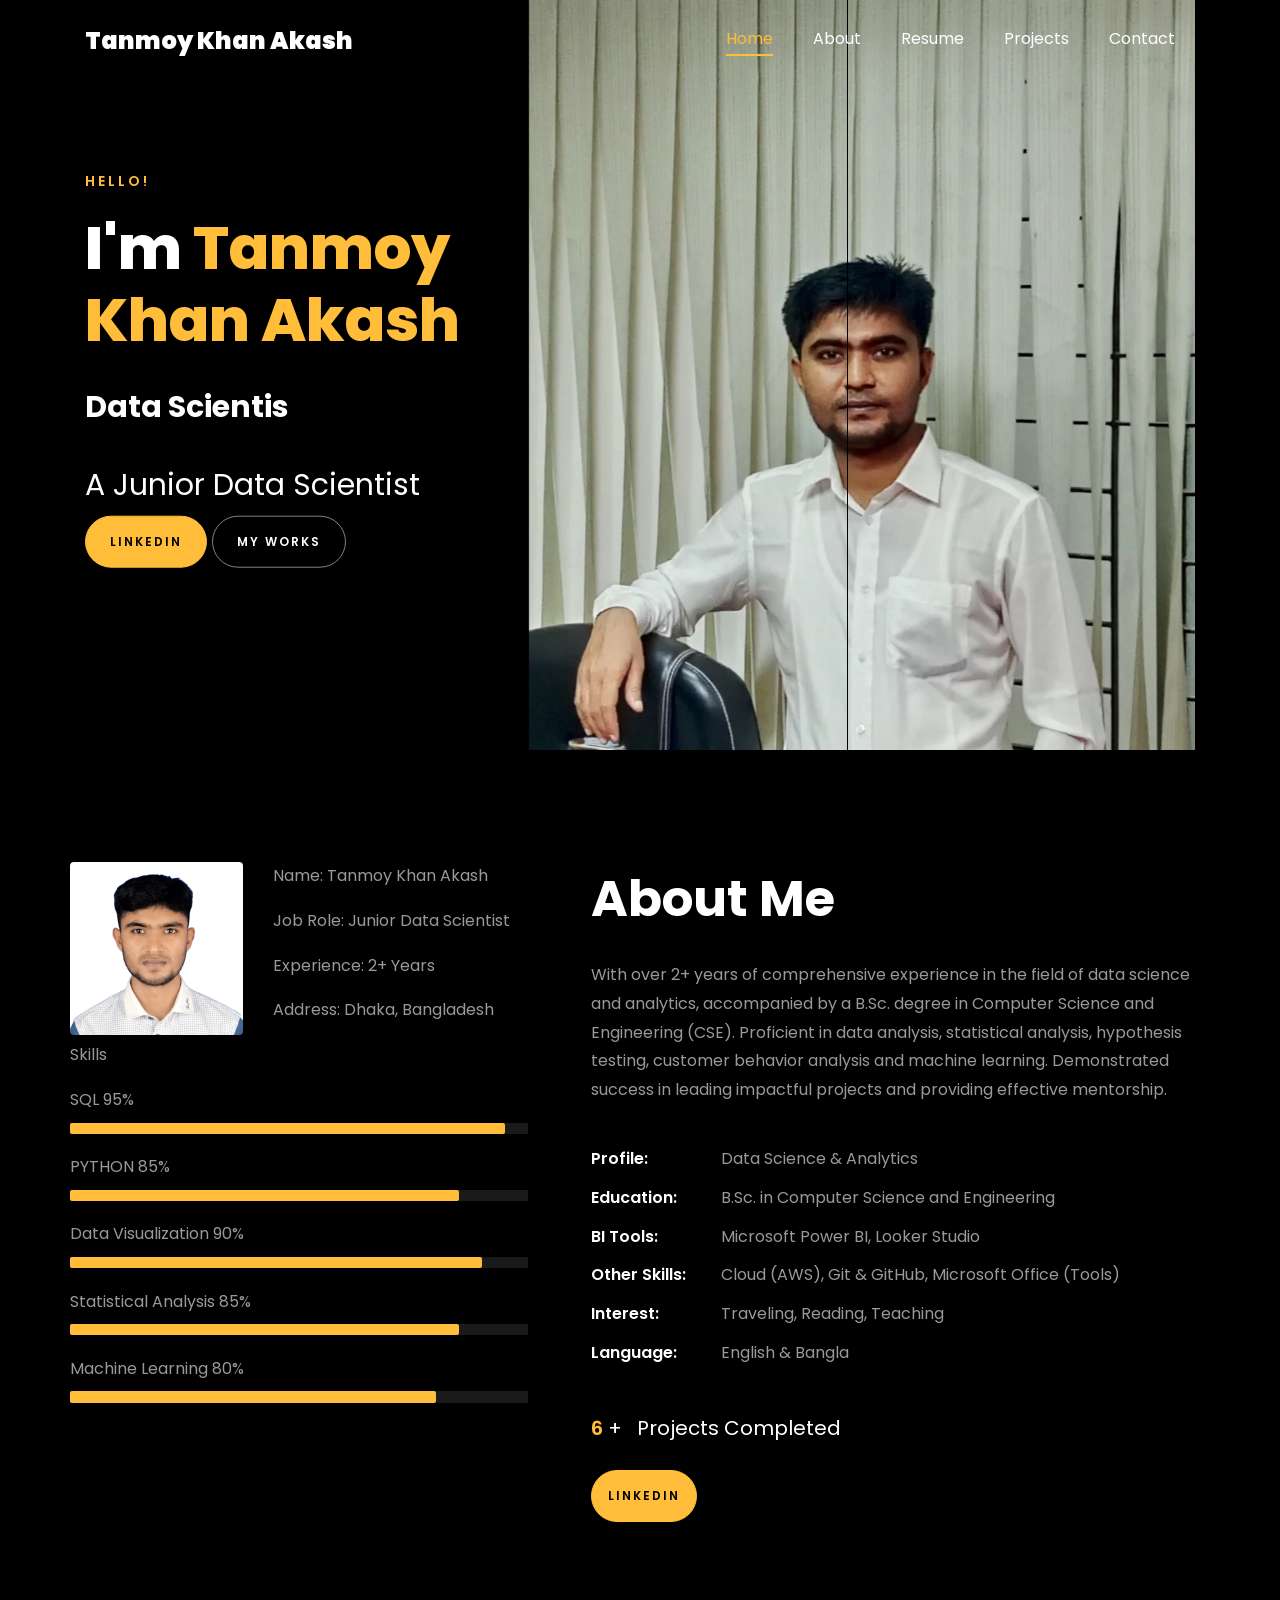
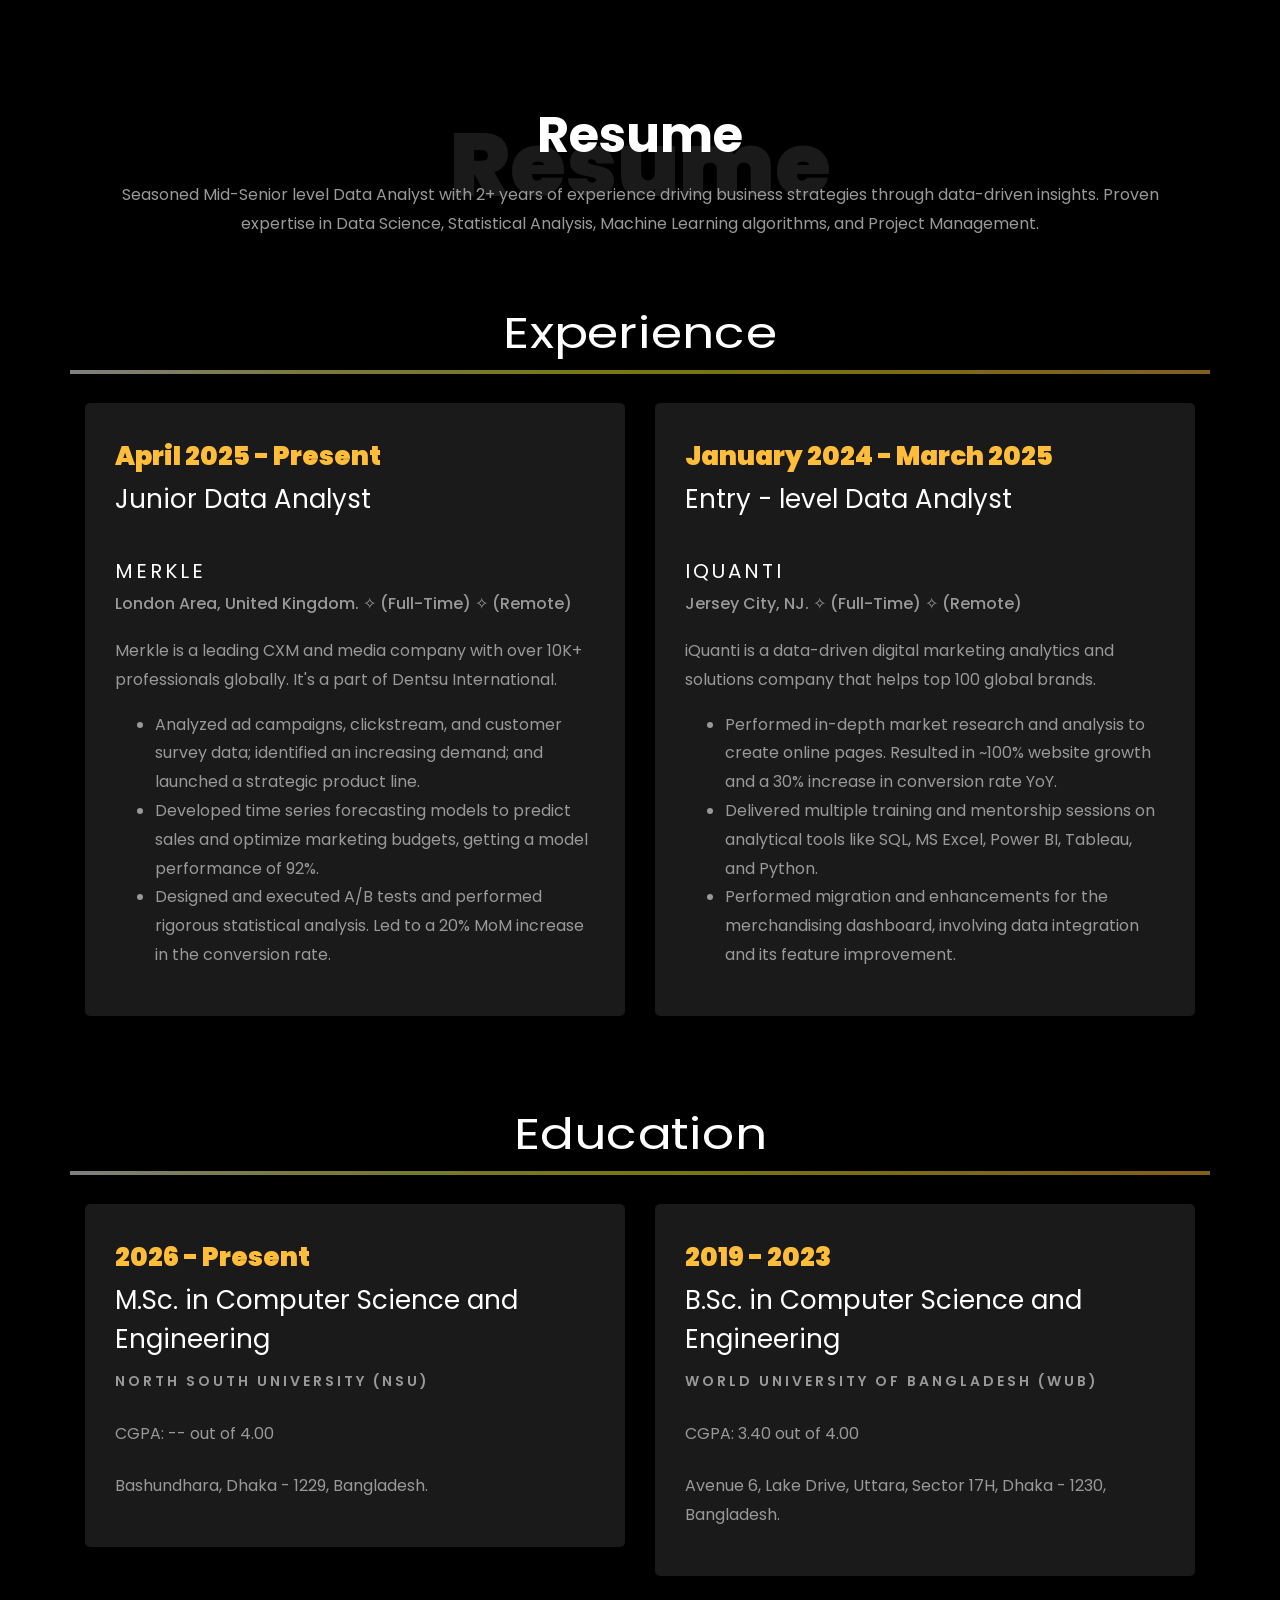
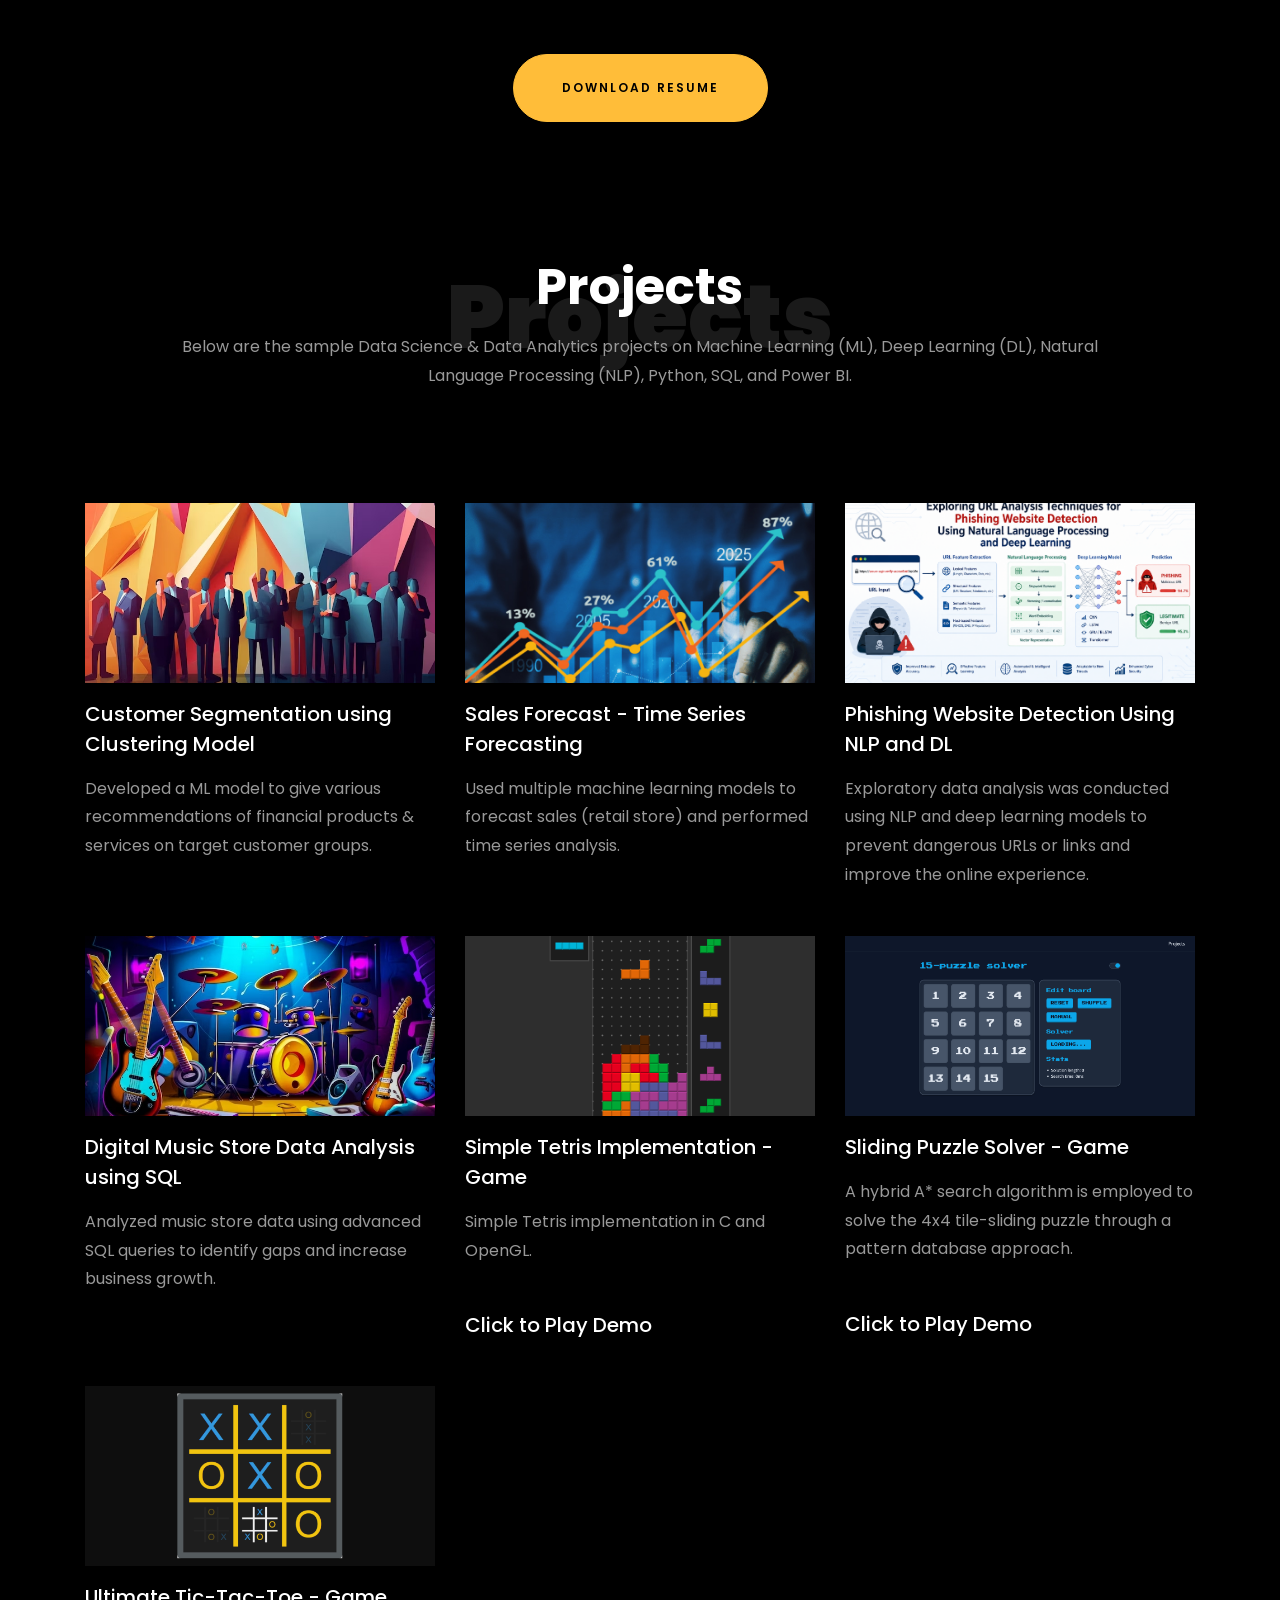
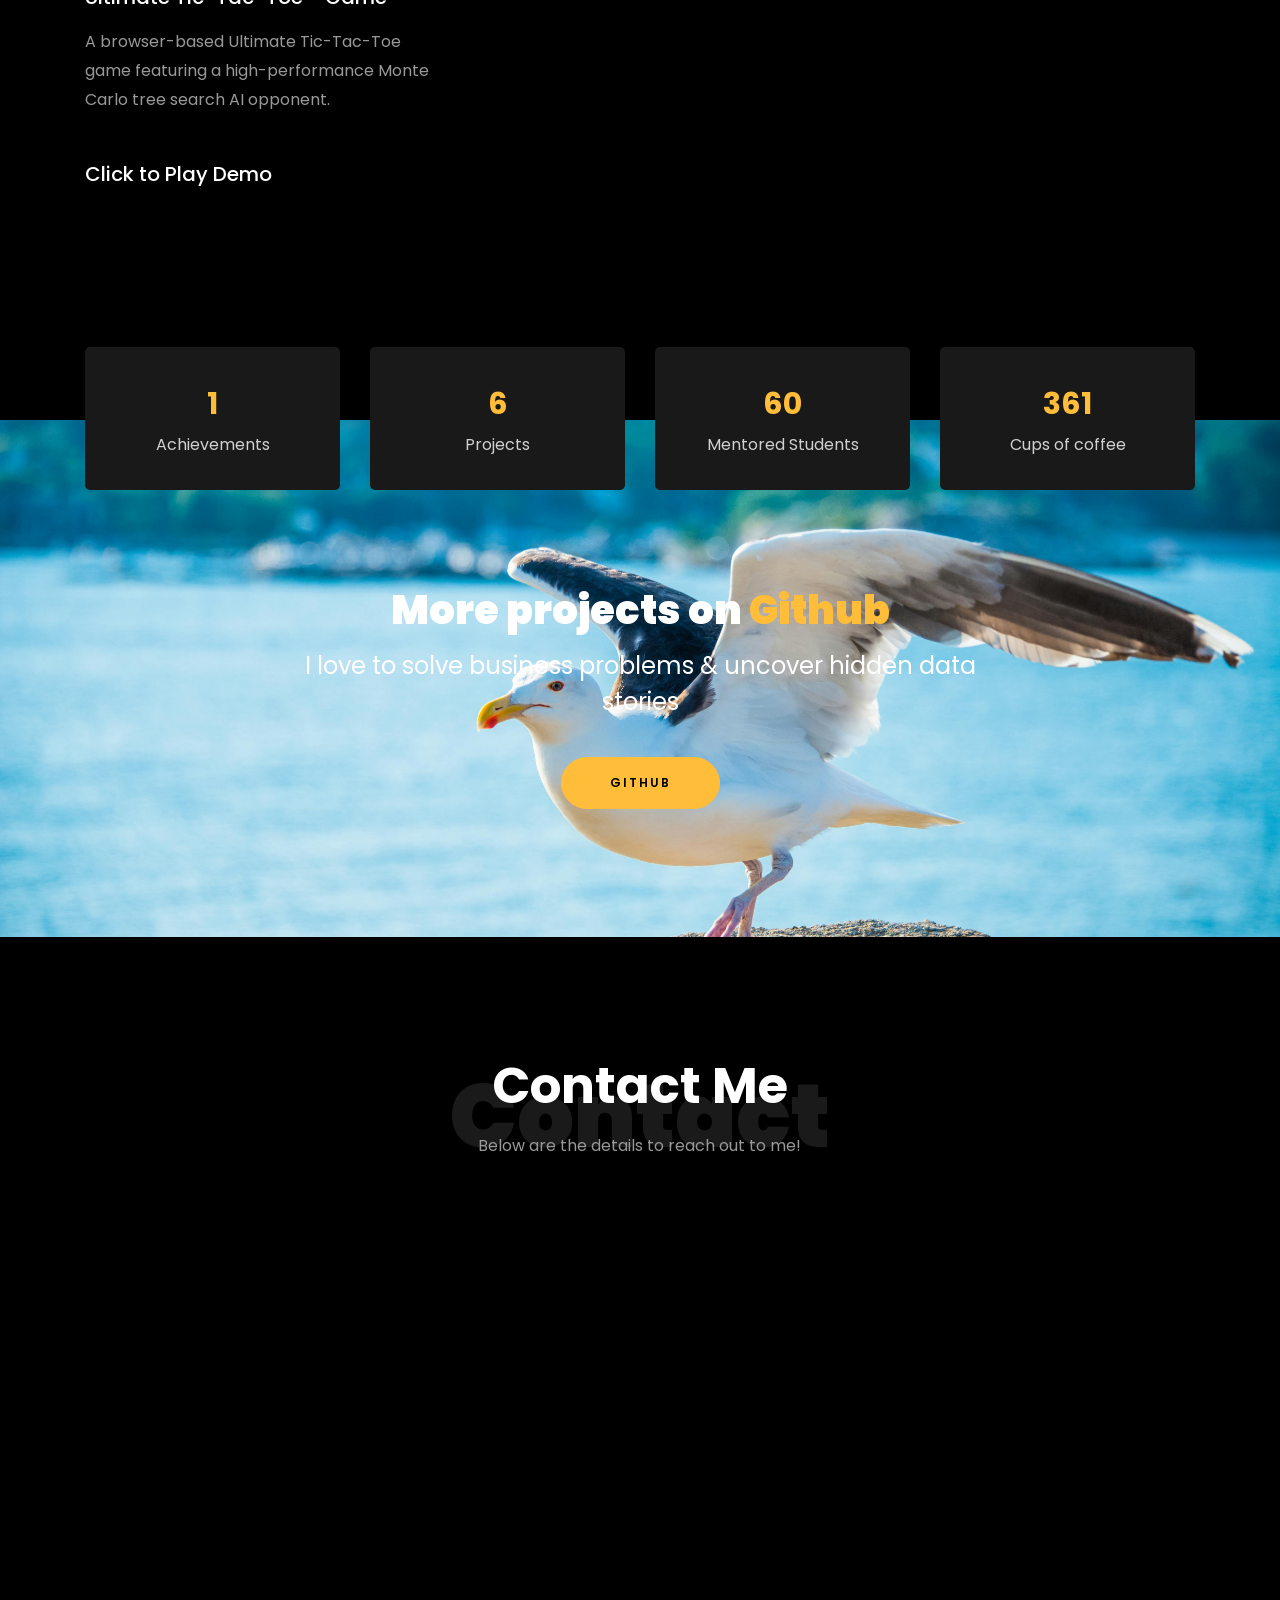
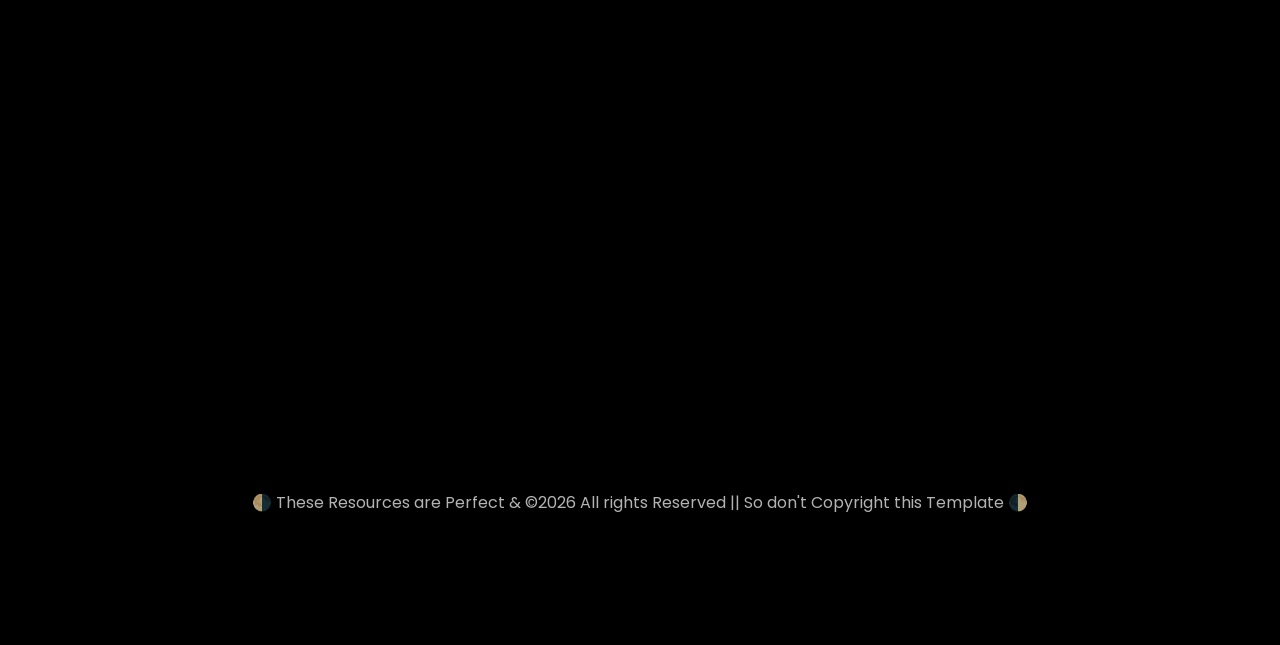
<file: index.html>
<!DOCTYPE html>
<html lang="en">
<head>
	<title>Tanmoy Khan Akash - Portfolio</title>
	<meta charset="utf-8">
	<meta name="viewport" content="width=device-width, initial-scale=1, shrink-to-fit=no">

	<link href="https://fonts.googleapis.com/css?family=Poppins:100,200,300,400,500,600,700,800,900" rel="stylesheet">

	<link rel="stylesheet" href="css/open-iconic-bootstrap.min.css">
	<link rel="stylesheet" href="css/animate.css">	

	<link rel="stylesheet" href="css/owl.carousel.min.css">
	<link rel="stylesheet" href="css/owl.theme.default.min.css">
	<link rel="stylesheet" href="css/magnific-popup.css">

	<link rel="stylesheet" href="css/aos.css">

	<link rel="stylesheet" href="css/ionicons.min.css">

	<link rel="stylesheet" href="css/flaticon.css">
	<link rel="stylesheet" href="css/icomoon.css">
	<link rel="stylesheet" href="css/style.css">


	<style>
		
		.about-mf .box-shadow-full {
			padding-top: 4rem;
			padding-bottom: 4rem;
		}

		.about-mf .about-img {
			margin-bottom: 2rem;
		}

		.about-mf .about-img img {
			margin-left: 10px;
		}

		.skill-mf .progress {
			/* background-color: #cde1f8; */
			margin: .5rem 0 1.2rem 0;
			border-radius: 0;
			height: .7rem;
		}

		.skill-mf .progress .progress-bar {
			height: .7rem;
			background-color: #ffbd39;
		}

		/* Animation styles */
		#typing-animation {
			position: relative;
			font-size: 30px;
			font-weight: bold;
			color: rgb(255, 255, 255);
			overflow: hidden;
			white-space: nowrap;
			animation: typing 3s steps(20, end) infinite;
		}

		#typing-animation:before {
			content: "";
			/* position: absolute; */
			top: 0;
			left: 0;
			width: 0;
			height: 100%;
			background-color: #ccc;
			animation: typing-cursor 0.5s ease-in-out infinite;
		}

		@keyframes typing {
			from {
			width: 0;
			}
			to {
			width: 100%;
			}
		}

		@keyframes typing-cursor {
			from {
			width: 5px;
			}
			to {
			width: 0;
			}
		}

		/* project image zoom effect */
		.zoom-effect {
			overflow: hidden;
			transition: transform 0.3s ease-out;
		}

		.zoom-effect:hover {
			transform: scale(1.1);
		}

	</style>

</head>





<body data-spy="scroll" data-target=".site-navbar-target" data-offset="300">
	
    <nav class="navbar navbar-expand-lg navbar-dark ftco_navbar ftco-navbar-light site-navbar-target" id="ftco-navbar">
		<div class="container">
			<a class="navbar-brand" href="index.html">Tanmoy Khan Akash</a>
			<button class="navbar-toggler js-fh5co-nav-toggle fh5co-nav-toggle" type="button" data-toggle="collapse" data-target="#ftco-nav" aria-controls="ftco-nav" aria-expanded="false" aria-label="Toggle navigation">
				<span class="oi oi-menu"></span> Menu
			</button>

			<div class="collapse navbar-collapse" id="ftco-nav">
				<ul class="navbar-nav nav ml-auto">
					<li class="nav-item"><a href="#home-section" class="nav-link"><span>Home</span></a></li>
					<li class="nav-item"><a href="#about-section" class="nav-link"><span>About</span></a></li>
					<li class="nav-item"><a href="#resume-section" class="nav-link"><span>Resume</span></a></li>
					<li class="nav-item"><a href="#project-section" class="nav-link"><span>Projects</span></a></li>
					<li class="nav-item"><a href="#contact-section" class="nav-link"><span>Contact</span></a></li>
				</ul>
			</div>
		</div>
	</nav>


	<section id="home-section" class="hero">
		<div class="home-slider  owl-carousel">
			<div class="slider-item ">
				<div class="overlay"></div>
				<div class="container">
					<div class="row d-md-flex no-gutters slider-text align-items-end justify-content-end" data-scrollax-parent="true">
						<div class="one-third js-fullheight order-md-last img" style="background-image:url(images/tka_1.png);">
							<div class="overlay"></div>
						</div>

						<div class="one-forth d-flex  align-items-center ftco-animate" data-scrollax=" properties: { translateY: '70%' }"> 
							<div class="text">
								<span class="subheading">Hello!</span>
								<h1 class="mb-4 mt-3">I'm <span>Tanmoy Khan Akash</span></h1>

								<!-- Element to contain animated typing -->
								<span id="typing-animation"></span>

								<script>
									// Initialize the typing animation
									const typingAnimationElement = document.getElementById('typing-animation');

									// Create an array of typing text
									const typingTexts = [
									'Data Scientist  ',
									'Data Analyst ',
									'Data Engineer  ',
									];

									// Create a function to display the typing animation for a given text
									function playTypingAnimation(text) {
										// Loop through each character and add it to the element
										for (let i = 0; i < text.length; i++) {
											setTimeout(() => {
											typingAnimationElement.textContent += text[i];
											}, i * 200); // Increase the delay to slow down the typing animation
										}

										// Once the animation is complete, reset the text and start over
										setTimeout(() => {
											typingAnimationElement.textContent = '';
											playTypingAnimation(typingTexts[(typingTexts.indexOf(text) + 1) % typingTexts.length]);
										}, text.length * 200);
									}

									// Start the typing animation loop
									playTypingAnimation(typingTexts[0]);
								</script>

								<br>
								<br>
								<h2>A Junior Data Scientist</h2>
								<!-- <h2 class="d-flex" style="margin-bottom: 0">With over 5 years of experience</h2> -->
								<!-- <br> -->
								<p><a href="https://www.linkedin.com/in/tanmoy-khan-akash" class="btn btn-primary py-3 px-4">LinkedIn</a> 
								<a href="https://github.com/tanmoy-khan-akash" class="btn btn-white btn-outline-white py-3 px-4">My works</a></p>
							</div>
						</div>
					</div>
				</div>
			</div>
		</div>
    </section>



    <section class="ftco-about img ftco-section ftco-no-pb" id="about-section">	
		<div class="container">
			<div class="row">
				<div class="row d-flex align-items-stretch">
					<!-- <div class="row d-flex"> -->
					<div class="col-md-6 col-lg-5 d-flex">
						<div class="img-about img d-flex align-items-stretch">
							<div class="overlay">
								<div class="row">
									<div class="col-sm-6 col-md-5">
										<div class="about-img">
											<img src="images/tka_0.jpg" class="img-fluid rounded b-shadow-a" alt="">
										</div>
									</div>
									<!-- Details next to profile image -->
									<div class="col-sm-6 col-md-7">
										<div class="about-info">
											<p><span class="title-s">Name: </span> <span>Tanmoy Khan Akash</span></p>
											<p><span class="title-s">Job Role: </span> <span>Junior Data Scientist</span></p>
											<p><span class="title-s">Experience: </span> <span>2+ Years</span></p>
											<p><span class="title-s">Address: </span> <span>Dhaka, Bangladesh</span></p>
										</div>
									</div>
								</div>

								<div class="skill-mf">
									<p class="title-s">Skills</p>
									<span>SQL</span> <span class="pull-right">95%</span>
									<div class="progress">
										<div class="progress-bar" role="progressbar" style="width: 95%;" aria-valuenow="95" aria-valuemin="0"
											aria-valuemax="100"></div>
									</div>

									<span>PYTHON</span> <span class="pull-right">85%</span>
									<div class="progress">
										<div class="progress-bar" role="progressbar" style="width: 85%" aria-valuenow="85" aria-valuemin="0"
											aria-valuemax="100"></div>
									</div>

									<span>Data Visualization</span> <span class="pull-right">90%</span>
									<div class="progress">
										<div class="progress-bar" role="progressbar" style="width: 90%" aria-valuenow="90" aria-valuemin="0"
											aria-valuemax="100"></div>
									</div>

									<span>Statistical Analysis</span> <span class="pull-right">85%</span>
									<div class="progress">
										<div class="progress-bar" role="progressbar" style="width: 85%" aria-valuenow="85" aria-valuemin="0"
											aria-valuemax="100"></div>
									</div>

									<span>Machine Learning</span> <span class="pull-right">80%</span>
									<div class="progress">
										<div class="progress-bar" role="progressbar" style="width: 80%" aria-valuenow="80" aria-valuemin="0"
											aria-valuemax="100"></div>
									</div>
								</div>
							</div>
						</div>
					</div>

					<div class="col-md-6 col-lg-7 pl-lg-5 pb-5">
						<div class="row justify-content-start pb-3">
							<div class="col-md-12 heading-section ftco-animate">
								
								<!--<h1 class="big">About</h1>-->
								<h2 class="mb-4">About Me</h2>

								<p>With over 2+ years of comprehensive experience in the field of data science and analytics, accompanied by a B.Sc. degree in Computer Science and Engineering (CSE). 
									Proficient in data analysis, statistical analysis, hypothesis testing, customer behavior analysis and machine learning. 
									Demonstrated success in leading impactful projects and providing effective mentorship.</p>
								<ul class="about-info mt-4 px-md-0 px-2">
									<li class="d-flex"><span>Profile:</span> <span>Data Science &amp; Analytics</span></li>
									<li class="d-flex"><span>Education:</span> <span>B.Sc. in Computer Science and Engineering</span></li>
									<li class="d-flex"><span>BI Tools:</span> <span>Microsoft Power BI, Looker Studio</span></li>
									<li class="d-flex"><span>Other Skills:</span> <span>Cloud (AWS), Git & GitHub, Microsoft Office (Tools)</span></li>
									<li class="d-flex"><span>Interest:</span> <span>Traveling, Reading, Teaching</span></li>
									<li class="d-flex"><span>Language:</span> <span>English & Bangla</span></li>
									
								</ul>
							</div>
						</div>

						<div class="counter-wrap ftco-animate d-flex mt-md-3">
							<div class="text">
								<p class="mb-4">
									<span class="number" data-number="20">0</span> <span>+</span>
									<span>&nbsp; Projects Completed</span>
								</p>
								<p><a href="https://www.linkedin.com/in/tanmoy-khan-akash" class="btn btn-primary py-3 px-3">LinkedIn</a></p>
							</div>
						</div>
					</div>
				</div>
			</div>
		</div>
    </section>



    <section class="ftco-section ftco-no-pb" id="resume-section">
		<div class="container">
			<div class="row justify-content-center pb-5">
				<div class="col-md-12 heading-section text-center ftco-animate">
					<h1 class="big big-2">Resume</h1>
					<h2 class="mb-2">Resume</h2>
					<p>Seasoned Mid-Senior level Data Analyst with 2+ years of experience driving business strategies through data-driven insights. 
						Proven expertise in Data Science, Statistical Analysis, Machine Learning algorithms, and Project Management.</p>
				</div>
			</div>

			<div class="row">
				<h1 class="big-4">Experience</h1>
				<div class="underline"></div>
			</div>
			<br>

			<div class="row">
				<div class="col-md-6">
					<div class="resume-wrap ftco-animate">
						<span class="date">April 2025 - Present</span>
						<h2>Junior Data Analyst</h2>
						<br>
						<span class="position"><h5>Merkle</h5></span>
						<h6>London Area, United Kingdom.  ✧ (Full-Time)  ✧ (Remote)</h6>
						<p class="mt-4">Merkle is a leading CXM and media company with over 10K+ professionals globally. It's a part of Dentsu International.
							<ul>
								<li>Analyzed ad campaigns, clickstream, and customer survey data; identified an increasing demand; and launched a strategic product line.</li>
								<li>Developed time series forecasting models to predict sales and optimize marketing budgets, getting a model performance of 92%.</li>
								<li>Designed and executed A/B tests and performed rigorous statistical analysis. Led to a 20% MoM increase in the conversion rate.</li>
							</ul>
						</p>
					</div>
				</div>

				<div class="col-md-6">
					<div class="resume-wrap ftco-animate">
						<span class="date">January 2024 - March 2025</span>
						<h2>Entry - level Data Analyst</h2>
						<br>
						<span class="position"><h5>iQuanti</h5></span>
						<h6>Jersey City, NJ.  ✧ (Full-Time)  ✧ (Remote)</h6>
						<p class="mt-4">iQuanti is a data-driven digital marketing analytics and solutions company that helps top 100 global brands. 
							<ul>
								<li>Performed in-depth market research and analysis to create online pages. Resulted in ~100% website growth and a 30% increase in conversion rate YoY.</li>
								<li>Delivered multiple training and mentorship sessions on analytical tools like SQL, MS Excel, Power BI, Tableau, and Python.</li>
								<li>Performed migration and enhancements for the merchandising dashboard, involving data integration and its feature improvement.</li>
							</ul>
						</p>
					</div>
				</div>
			</div>

			<br>
			<br>
			<div class="row">
				<h1 class="big-4">Education</h1>
				<div class="underline"></div>
			</div>
			<br>

			<div class="row">
				<div class="col-md-6">
					<div class="resume-wrap ftco-animate">
						<span class="date">2026 - Present</span>
						<h2>M.Sc. in Computer Science and Engineering</h2>
						<span class="position">North South University (NSU)</span>
						<p class="mt-4">CGPA: -- out of 4.00</p>
						<p class="mt-4">Bashundhara, Dhaka - 1229, Bangladesh.</p>
					</div>
				</div>
				
				<div class="col-md-6">
					<div class="resume-wrap ftco-animate">
						<span class="date">2019 - 2023</span>
						<h2>B.Sc. in Computer Science and Engineering</h2>
						<span class="position">World University of Bangladesh (WUB)</span>
						<p class="mt-4">CGPA: 3.40 out of 4.00</p>
						<p class="mt-4">Avenue 6, Lake Drive, Uttara, Sector 17H, Dhaka - 1230, Bangladesh.</p>
					</div>
				</div>
			</div>

			<div class="row justify-content-center mt-5">
				<div class="col-md-6 text-center ftco-animate">
					<p><a href="https://github.com/tanmoy-khan-akash/Tanmoy-Khan-Akash-Resume/blob/main/Tanmoy%20Khan%20Akash%20%E2%80%93%20(Resume).pdf" class="btn btn-primary py-4 px-5">Download Resume</a></p>
				</div>
			</div>
		</div>
    </section>



    <section class="ftco-section" id="project-section">
		<div class="container">
			<div class="row justify-content-center mb-5 pb-5">
				<div class="col-md-10 heading-section text-center ftco-animate">
					<h1 class="big big-2">Projects</h1>
					<h2 class="mb-2">Projects</h2>
					<p>Below are the sample Data Science & Data Analytics projects on Machine Learning (ML), Deep Learning (DL), Natural Language Processing (NLP), Python, SQL, and Power BI.</p>
				</div>
			</div>

			<div class="row d-flex">

				<div class="col-md-4 d-flex ftco-animate">
					<div class="blog-entry justify-content-end">
						<a href="https://github.com/tanmoy-khan-akash/Customer_Segmentation_for_SBI_Credit_Card_Holders" class="block-20 zoom-effect" style="background-image: url('images/proj_5.jpg');">
						</a>
						<div class="text mt-3 float-right d-block">
							<h3 class="heading"><a href="https://github.com/tanmoy-khan-akash/Customer_Segmentation_for_SBI_Credit_Card_Holders">Customer Segmentation using Clustering Model</a></h3>
							<p>Developed a ML model to give various recommendations of financial products &amp; services on target customer groups.</p>
						</div>
					</div>
				</div>

				<!-- added justify-content-center to center align the last two projects -->
				<div class="col-md-4 d-flex ftco-animate">
					<div class="blog-entry justify-content-end">
						<a href="https://github.com/tanmoy-khan-akash/Sales_Forecasting" class="block-20 zoom-effect" style="background-image: url('images/proj_4.jpg');">
						</a>
						<div class="text mt-3 float-right d-block">
							<h3 class="heading"><a href="https://github.com/tanmoy-khan-akash/Sales_Forecasting">Sales Forecast - Time Series Forecasting</a></h3>
							<p>Used multiple machine learning models to forecast sales (retail store) and performed time series analysis.</p>
						</div>
					</div>
				</div>

				<div class="col-md-4 d-flex ftco-animate">
					<div class="blog-entry justify-content-end">
						<a href="https://github.com/tanmoy-khan-akash/Phishing_Website_Detection_Using_NLP_and_DL" class="block-20 zoom-effect" style="background-image: url('images/phishing.png');">
						</a>
						<div class="text mt-3 float-right d-block">
							<h3 class="heading"><a href="https://github.com/tanmoy-khan-akash/Phishing_Website_Detection_Using_NLP_and_DL">Phishing Website Detection Using NLP and DL</a></h3>
							<p>Exploratory data analysis was conducted using NLP and deep learning models to prevent dangerous URLs or links and improve the online experience.</p>
						</div>
					</div>
				</div>

				<div class="col-md-4 d-flex ftco-animate">
					<div class="blog-entry justify-content-end">
						<a href="https://github.com/tanmoy-khan-akash/Music_Store_Analysis_with_SQL" class="block-20 zoom-effect" style="background-image: url('images/proj_1.jpg');">
						</a>
						<div class="text mt-3 float-right d-block">
							<h3 class="heading"><a href="https://github.com/tanmoy-khan-akash/Music_Store_Analysis_with_SQL">Digital Music Store Data Analysis using SQL</a></h3>
							<p>Analyzed music store data using advanced SQL queries to identify gaps and increase business growth.</p>
						</div>
					</div>
				</div>

				<div class="col-md-4 d-flex ftco-animate">
					<div class="blog-entry justify-content-end">
						<a href="https://github.com/tanmoy-khan-akash/Simple_Tetris_Implementation" class="block-20 zoom-effect" style="background-image: url('images/proj_6.png');">
						</a>
						<div class="text mt-3 float-right d-block">
							<h3 class="heading"><a href="https://github.com/tanmoy-khan-akash/Simple_Tetris_Implementation">Simple Tetris Implementation - Game</a></h3>
							<p>Simple Tetris implementation in C and OpenGL.</p>
							<br>
							<h4 class="heading"><a href="https://tanmoy-khan-akash.github.io/Simple_Tetris_Implementation/Tetris_Game.html">Click to Play Demo</a></h4>
						</div>
					</div>
				</div>

				<div class="col-md-4 d-flex ftco-animate">
					<div class="blog-entry justify-content-end">
						<a href="https://github.com/tanmoy-khan-akash/Sliding_Puzzle_Solver" class="block-20 zoom-effect" style="background-image: url('images/proj_7.png');">
						</a>
						<div class="text mt-3 float-right d-block">
							<h3 class="heading"><a href="https://github.com/tanmoy-khan-akash/Sliding_Puzzle_Solver">Sliding Puzzle Solver - Game</a></h3>
							<p>A hybrid A* search algorithm is employed to solve the 4x4 tile-sliding puzzle through a pattern database approach.</p>
							<br>
							<h4 class="heading"><a href="https://tanmoy-khan-akash.github.io/Sliding_Puzzle_Solver/index.html">Click to Play Demo</a></h4>
						</div>
					</div>
				</div>

				<div class="col-md-4 d-flex ftco-animate">
					<div class="blog-entry justify-content-end">
						<a href="https://github.com/tanmoy-khan-akash/Ultimate_Tic-Tac-Toe_Game" class="block-20 zoom-effect" style="background-image: url('images/proj_9.png');">
						</a>
						<div class="text mt-3 float-right d-block">
							<h3 class="heading"><a href="https://github.com/tanmoy-khan-akash/Ultimate_Tic-Tac-Toe_Game">Ultimate Tic-Tac-Toe - Game</a></h3>
							<p>A browser-based Ultimate Tic-Tac-Toe game featuring a high-performance Monte Carlo tree search AI opponent.</p>
							<br>
							<h4 class="heading"><a href="https://tanmoy-khan-akash.github.io/Ultimate_Tic-Tac-Toe_Game/index.html">Click to Play Demo</a></h4>
						</div>
					</div>
				</div>
			</div>
		</div>
    </section>



	<section class="ftco-section ftco-no-pt ftco-no-pb ftco-counter img" id="section-counter">
		<div class="container">
			<div class="row d-md-flex align-items-center">
				<div class="col-md d-flex justify-content-center counter-wrap ftco-animate">
					<div class="block-18">
						<div class="text">
							<strong class="number" data-number="05">0</strong>
							<span>Achievements</span>
						</div>
					</div>
				</div>

				<div class="col-md d-flex justify-content-center counter-wrap ftco-animate">
					<div class="block-18">
						<div class="text">
							<strong class="number" data-number="20">0</strong>
							<span>Projects</span>
						</div>
					</div>
				</div>

				<div class="col-md d-flex justify-content-center counter-wrap ftco-animate">
					<div class="block-18">
						<div class="text">
							<strong class="number" data-number="200">0</strong>
							<span>Mentored Students</span>
						</div>
					</div>
				</div>

				<div class="col-md d-flex justify-content-center counter-wrap ftco-animate">
					<div class="block-18">
						<div class="text">
							<strong class="number" data-number="1200">0</strong>
							<span>Cups of coffee</span>
						</div>
					</div>
				</div>
			</div>
		</div>

		<div class="ftco-section ftco-hireme img margin-top" style="background-image: url(images/bird_01.jpg)">
			<!-- <div class="container"> -->
			<div class="row justify-content-center">
				<div class="col-md-7 ftco-animate text-center">
					<h2>More projects on<span> Github  </span> </h2>
					<div class="heading"> <h4> I love to solve business problems &amp; uncover hidden data stories </h4>
						<br>
						<p><a href="https://github.com/tanmoy-khan-akash" class="btn btn-primary py-3 px-5">GitHub</a></p>
					</div>
				</div>
			</div>
			<!-- </div> -->
		</div>
	</section>



    <section class="ftco-section contact-section ftco-no-pb" id="contact-section">
		<div class="container">
			<div class="row justify-content-center mb-5 pb-3">
				<div class="col-md-7 heading-section text-center ftco-animate">
					<h1 class="big big-2">Contact</h1>
					<h2 class="mb-2">Contact Me</h2>
					<p>Below are the details to reach out to me!</p>
				</div>
			</div>

			<div class="row d-flex contact-info mb-5">
				<div class="col-md-6 col-lg-3 d-flex ftco-animate">
					<div class="align-self-stretch box p-4 text-center">
						<div class="icon d-flex align-items-center justify-content-center">
							<span class="icon-map-signs"></span>
						</div>
						<h3 class="mb-4">Address</h3>
						<p>Sector - 03, Uttara, Dhaka, Bangladesh</p>
					</div>
				</div>

				<div class="col-md-6 col-lg-3 d-flex ftco-animate">
					<div class="align-self-stretch box p-4 text-center">
						<div class="icon d-flex align-items-center justify-content-center">
							<span class="icon-phone2"></span>
						</div>
						<h3 class="mb-4">Contact Number</h3>
						<p><a href="tel://+880 16 2386 8786">+880 16 2386 8786</a></p>
					</div>
				</div>

				<div class="col-md-6 col-lg-3 d-flex ftco-animate">
					<div class="align-self-stretch box p-4 text-center">
						<div class="icon d-flex align-items-center justify-content-center">
							<span class="icon-paper-plane"></span>
						</div>
						<h3 class="mb-4">Email Address</h3>
						<p><a href="mailto:info@yoursite.com">tanmoy.khan.akash@gmail.com</a></p>
						<p><a href="mailto:info@yoursite.com">tanmoy.khan.akash@icloud.com</a></p>
					</div>
				</div>

				<div class="col-md-6 col-lg-3 d-flex ftco-animate">
					<div class="align-self-stretch box p-4 text-center">
						<div class="icon d-flex align-items-center justify-content-center">
							<span class="icon-globe"></span>
						</div>
						<h3 class="mb-4">Download Resume</h3>
						<p><a href="https://github.com/tanmoy-khan-akash/Tanmoy-Khan-Akash-Resume/blob/main/Tanmoy%20Khan%20Akash%20%E2%80%93%20(Resume).pdf">Click to Download Resume</a></p>
					</div>
				</div>

				<div class="container">
					<br>
					<br>
					<div class="row justify-content-center">
						<div class="col-md-12 ftco-animate text-center">

							<div class="underline"></div>
							<br>
							<br>
							<h2>Have a<span> Question?  </span> </h2>
							<br>
							</h2><a href="https://forms.gle/5NhtCit6z9UyPxG68" class="btn btn-primary py-3 px-5">Click Here</a> </h2>
							<br>
						</div>
					</div>
					<br>
					<br>

					<ul class="ftco-footer-social list-unstyled d-flex justify-content-center align-items-center mb-0">
						<li class="ftco-animate normal-txt">Find me on </li>
						<li class="ftco-animate"><a href="https://www.linkedin.com/in/tanmoy-khan-akash"><span class="icon-linkedin"></span></a></li> 
						<li class="ftco-animate"><a href="https://www.instagram.com/tanmoy_khan_akash"><span class="icon-instagram"></span></a></li> 
						<li class="ftco-animate"><a href="https://www.facebook.com/tanmoy.khan.akash"><span class="icon-facebook"></span></a></li>
						<li class="ftco-animate"><a href="https://x.com/tanmoy_khan_10"><span class="icon-twitter"></span></a></li>
						<li class="ftco-animate"><a href="https://wa.me/8801623868786"><span class="icon-whatsapp"></span></a></li>
						<li class="ftco-animate"><a href="https://t.me/tanmoy_khan_akash"><span class="icon-telegram"></span></a></li>
					</ul>
				</div>
			</div>
		</div>
	</section>	



<footer class="ftco-footer ftco-section">
		<div class="container">
			<div class="row">
				<div class="col-md-12 text-center">
					<p>🌗 These Resources are Perfect & ©2026 All rights Reserved || So don't Copyright this Template 🌓</p>
				</div>
			</div>
		</div>
	</footer>

	<!-- loader -->
	<div id="ftco-loader" class="show fullscreen"><svg class="circular" width="48px" height="48px"><circle class="path-bg" cx="24" cy="24" r="22" fill="none" stroke-width="4" stroke="#eeeeee"/><circle class="path" cx="24" cy="24" r="22" fill="none" stroke-width="4" stroke-miterlimit="10" stroke="#F96D00"/></svg></div>


	<script src="js/jquery.min.js"></script>
	<script src="js/jquery-migrate-3.0.1.min.js"></script>
	<script src="js/popper.min.js"></script>
	<script src="js/bootstrap.min.js"></script>
	<script src="js/jquery.easing.1.3.js"></script>
	<script src="js/jquery.waypoints.min.js"></script>
	<script src="js/jquery.stellar.min.js"></script>
	<script src="js/owl.carousel.min.js"></script>
	<script src="js/jquery.magnific-popup.min.js"></script>
	<script src="js/aos.js"></script>
	<script src="js/jquery.animateNumber.min.js"></script>
	<script src="js/scrollax.min.js"></script>
	<script src="js/main.js"></script>

</body>
</html>
</file>
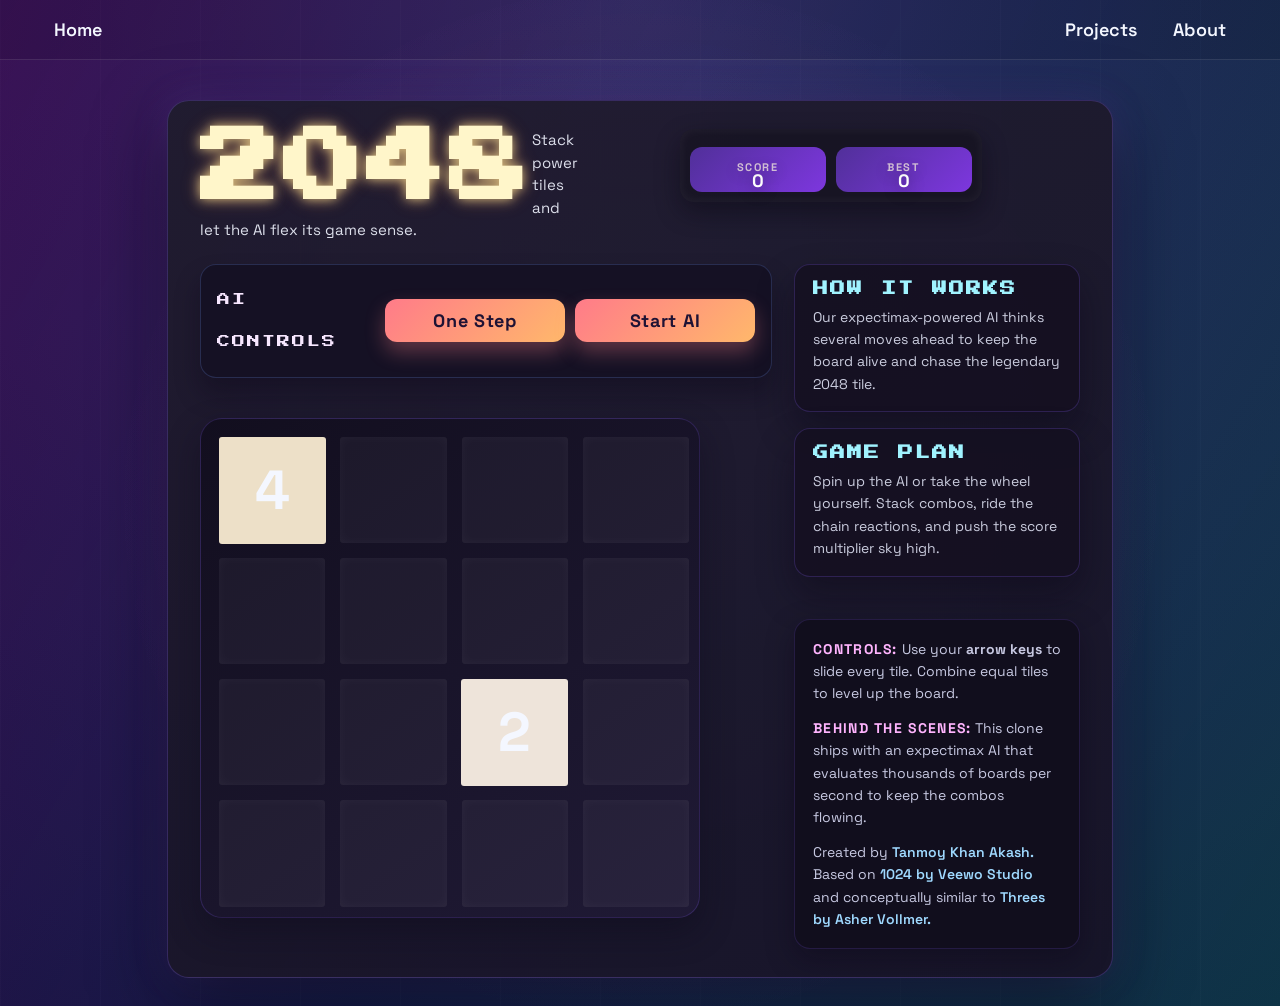
<file: 2048_AI_with_WebAssembly/index.html>
<!DOCTYPE html>
<html>

  <head>
    <meta charset="utf-8">
    <title>2048 AI by Ishan</title>

    <link rel="preconnect" href="https://fonts.googleapis.com">
    <link rel="preconnect" href="https://fonts.gstatic.com" crossorigin>
    <link href="https://fonts.googleapis.com/css2?family=Press+Start+2P&family=Space+Grotesk:wght@400;600;700&display=swap" rel="stylesheet">

    <link rel="stylesheet" href="vendor/2048.min.css">
    <link rel="stylesheet" href="ai.css">
    <link rel="shortcut icon" href="favicon.ico">
    <script type="module" src="main.js"></script>

    <meta name="HandheldFriendly" content="True">
    <meta name="MobileOptimized" content="320">
    <meta name="viewport" content="width=device-width, target-densitydpi=160dpi, initial-scale=1.0, maximum-scale=1, user-scalable=no, minimal-ui">
  </head>

  <body class="retro-theme">
    <nav class="navbar">
      <div class="navbar-left">
        <a href="https://tanmoy-khan-akash.github.io/" class="navbar-link">Home</a>
      </div>
      <div class="navbar-right">
        <a href="https://tanmoy-khan-akash.github.io/#works" class="navbar-link">Projects</a>
        <a href="https://tanmoy-khan-akash.github.io/" class="navbar-link">About</a>
      </div>
    </nav>
    <div class="bg-decoration"></div>
    <div class="container">
      <div class="heading">
        <div class="title-block">
          <h1 class="title">2048</h1>
          <p class="subtitle">Stack power tiles and let the AI flex its game sense.</p>
        </div>
        <div class="scores-container">
          <div class="score-container">0</div>
          <div class="best-container">0</div>
        </div>
      </div>

      <div class="main-layout">
        <div class="game-column">
          <div class="above-game" style="display: none">
            <p class="game-intro">Watch the AI get to the <strong>2048 tile!</strong></p>
            <a class="restart-button">New Game</a>
          </div>
          <div class="ai-menu">
            <p class="game-intro">AI controls</p>
            <a class="ai-buttons" id="ai-step">One Step</a>
            <a class="ai-buttons" id="ai-start">Start AI</a>
          </div>

          <div class="game-container">
            <div class="game-message">
              <p></p>
              <div class="lower">
                <a class="keep-playing-button">Keep going</a>
                <a class="retry-button">Try again</a>
              </div>
            </div>

            <div class="grid-container">
              <div class="grid-row">
                <div class="grid-cell"></div>
                <div class="grid-cell"></div>
                <div class="grid-cell"></div>
                <div class="grid-cell"></div>
              </div>
              <div class="grid-row">
                <div class="grid-cell"></div>
                <div class="grid-cell"></div>
                <div class="grid-cell"></div>
                <div class="grid-cell"></div>
              </div>
              <div class="grid-row">
                <div class="grid-cell"></div>
                <div class="grid-cell"></div>
                <div class="grid-cell"></div>
                <div class="grid-cell"></div>
              </div>
              <div class="grid-row">
                <div class="grid-cell"></div>
                <div class="grid-cell"></div>
                <div class="grid-cell"></div>
                <div class="grid-cell"></div>
              </div>
            </div>

            <div class="tile-container">

            </div>
          </div>
        </div>
        <div class="info-column">
          <div class="info-panels">
            <div class="info-card">
              <h2>How it works</h2>
              <p>Our expectimax-powered AI thinks several moves ahead to keep the board alive and chase the legendary 2048 tile.</p>
            </div>
            <div class="info-card">
              <h2>Game plan</h2>
              <p>Spin up the AI or take the wheel yourself. Stack combos, ride the chain reactions, and push the score multiplier sky high.</p>
            </div>
          </div>
          <div class="game-extras">
            <p class="game-explanation">
              <strong class="important">Controls:</strong> Use your <strong>arrow keys</strong> to slide every tile. Combine equal tiles to level up the board.
            </p>
            <p>
              <strong class="important">Behind the scenes:</strong> This clone ships with an expectimax AI that evaluates thousands of boards per second to keep the combos flowing.
            </p>
            <p class="credits">
              Created by <a href="https://github.com/tanmoy-khan-akash" target="_blank" rel="noopener noreferrer">Tanmoy Khan Akash.</a> Based on <a href="https://itunes.apple.com/us/app/1024!/id823499224" target="_blank" rel="noopener noreferrer">1024 by Veewo Studio</a> and conceptually similar to <a href="http://asherv.com/threes/" target="_blank" rel="noopener noreferrer">Threes by Asher Vollmer.</a>
            </p>
          </div>
        </div>
      </div>
    </div>

    <div id="github-modal" class="github-modal" role="dialog" aria-modal="true" aria-hidden="true">
      <div class="modal-content">
        <button class="close-modal" id="close-github-modal" aria-label="Close follow prompt">×</button>
        <h3>Follow along on GitHub</h3>
        <p>Like the run? Smash follow to keep up with fresh AI experiments and game dev shenanigans.</p>
        <a class="modal-link" href="https://github.com/tanmoy-khan-akash" target="_blank" rel="noopener noreferrer">Explore more projects →</a>
      </div>
    </div>
    <div id="github-modal-overlay" class="github-modal-overlay" aria-hidden="true"></div>

  </body>
</html>
</file>
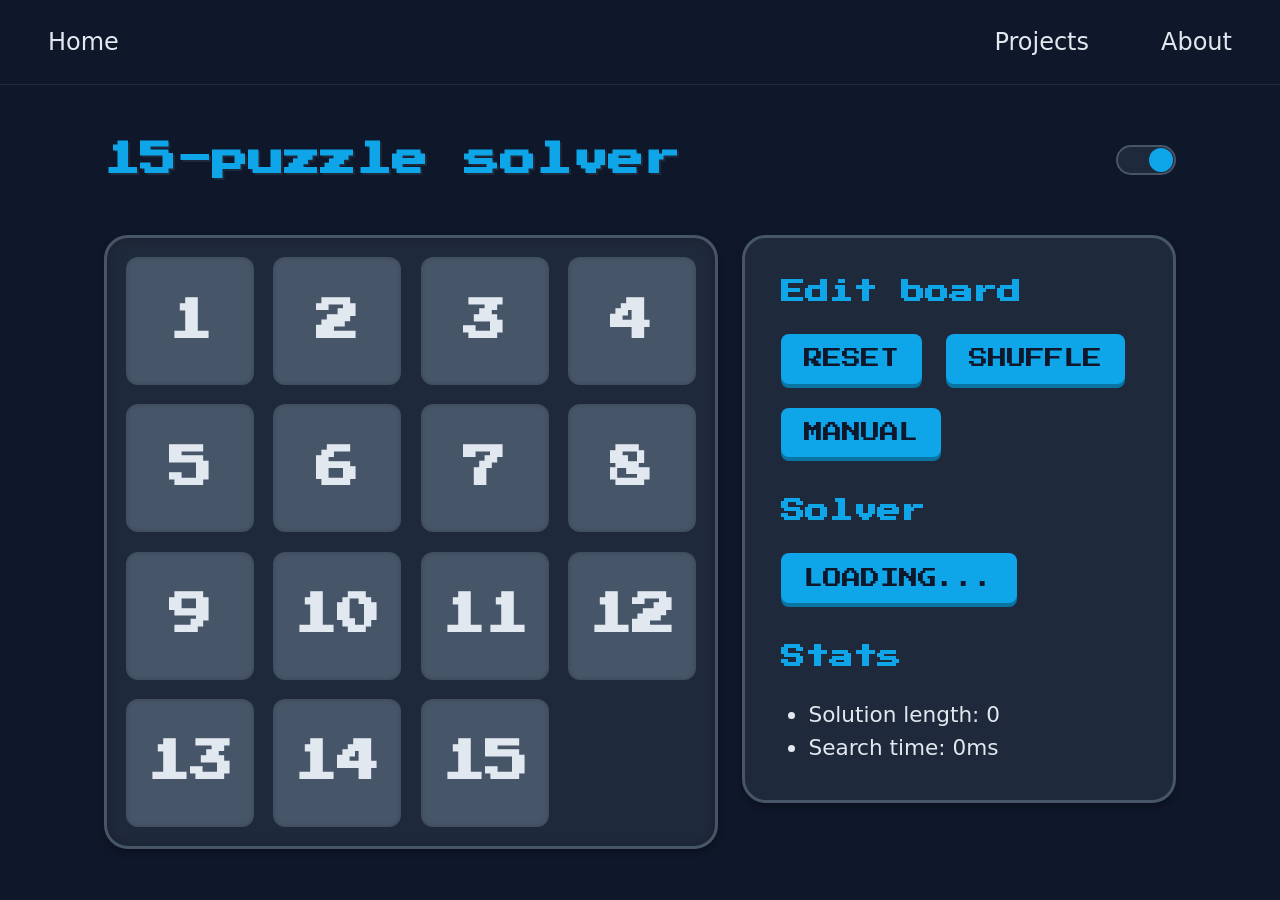
<file: Sliding_Puzzle_Solver/index.html>
<!DOCTYPE html>
<html lang="en">
  <head>
    <meta charset="UTF-8">
    <meta name="viewport" content="width=device-width, initial-scale=1.0">
    <meta name="description" content="A search algorithm to solve the 4x4 tile-sliding puzzle">
    <meta name="color-scheme" content="dark light">
    <title>15-puzzle solver</title>

    <link rel="stylesheet" href="styles.css">
    <script type="module" src="./js/main.js"></script>
  </head>
  <body>
    <nav class="navbar">
      <div class="nav-left">
        <a href="https://tanmoy-khan-akash.github.io/">Home</a>
      </div>
      <div class="nav-right">
        <a href="https://tanmoy-khan-akash.github.io/#works">Projects</a>
        <a href="https://tanmoy-khan-akash.github.io/">About</a>
      </div>
    </nav>
    <div class="container">
      <div class="header">
        <h1 class="title">15-puzzle solver</h1>
        <div class="theme-switcher">
          <div class="theme-indicator"></div>
          <button id="theme-toggle" aria-label="Toggle theme">
            <svg class="sun" xmlns="http://www.w3.org/2000/svg" viewBox="0 0 24 24" fill="currentColor">
              <path d="M12 2.25a.75.75 0 01.75.75v2.25a.75.75 0 01-1.5 0V3a.75.75 0 01.75-.75zM7.5 12a4.5 4.5 0 119 0 4.5 4.5 0 01-9 0zM18.894 6.166a.75.75 0 00-1.06-1.06l-1.591 1.59a.75.75 0 101.06 1.061l1.591-1.59zM21.75 12a.75.75 0 01-.75.75h-2.25a.75.75 0 010-1.5H21a.75.75 0 01.75.75zM17.834 18.894a.75.75 0 001.06-1.06l-1.59-1.591a.75.75 0 10-1.061 1.06l1.59 1.591zM12 18a.75.75 0 01.75.75v2.25a.75.75 0 01-1.5 0v-2.25A.75.75 0 0112 18zM7.834 6.166a.75.75 0 00-1.06 1.06l-1.591-1.59a.75.75 0 001.06-1.061l1.591 1.59zM2.25 12a.75.75 0 01.75-.75h2.25a.75.75 0 010 1.5H3a.75.75 0 01-.75-.75zM6.166 17.834a.75.75 0 001.06 1.06l1.591-1.59a.75.75 0 00-1.06-1.06l-1.591 1.59z" />
            </svg>
            <svg class="moon" xmlns="http://www.w3.org/2000/svg" viewBox="0 0 24 24" fill="currentColor">
              <path fill-rule="evenodd" d="M9.528 1.718a.75.75 0 01.162.819A8.97 8.97 0 009 6a9 9 0 009 9 8.97 8.97 0 003.463-.69.75.75 0 01.981.98 10.503 10.503 0 01-9.694 6.46c-5.799 0-10.5-4.701-10.5-10.5 0-3.864 2.09-7.171 5.197-9.002a.75.75 0 01.819.162z" clip-rule="evenodd" />
            </svg>
          </button>
        </div>
      </div>

      <main id="app">
        <div class="game-board app__component">
          <div class="tile__container"><div data-num="1" class="tile appear"></div></div>
          <div class="tile__container"><div data-num="2" class="tile appear"></div></div>
          <div class="tile__container"><div data-num="3" class="tile appear"></div></div>
          <div class="tile__container"><div data-num="4" class="tile appear"></div></div>
          <div class="tile__container"><div data-num="5" class="tile appear"></div></div>
          <div class="tile__container"><div data-num="6" class="tile appear"></div></div>
          <div class="tile__container"><div data-num="7" class="tile appear"></div></div>
          <div class="tile__container"><div data-num="8" class="tile appear"></div></div>
          <div class="tile__container"><div data-num="9" class="tile appear"></div></div>
          <div class="tile__container"><div data-num="10" class="tile appear"></div></div>
          <div class="tile__container"><div data-num="11" class="tile appear"></div></div>
          <div class="tile__container"><div data-num="12" class="tile appear"></div></div>
          <div class="tile__container"><div data-num="13" class="tile appear"></div></div>
          <div class="tile__container"><div data-num="14" class="tile appear"></div></div>
          <div class="tile__container"><div data-num="15" class="tile appear"></div></div>
          <div class="tile__container"></div>
        </div>

        <div class="game-controls app__component">
          <section>
            <h3 class="game-controls__title">Edit board</h3>

            <div class="game-controls__btn-set">
              <button class="game-controls__btn" id="board-reset">Reset</button>
              <button class="game-controls__btn" id="board-shuffle">Shuffle</button>
              <button class="game-controls__btn" id="board-manual">Manual</button>
            </div>
          </section>

          <section>
            <h3 class="game-controls__title">Solver</h3>

            <div class="game-controls__btn-set">
              <button class="game-controls__btn" id="board-solve">Loading...</button>
            </div>
          </section>

          <section>
            <h3 class="game-controls__title">Stats</h3>
            <ul class="game-controls__stats">
              <li>Solution length: <span id="stats-len">0</span></li>
              <li>Search time: <span id="stats-time">0</span>ms</li>
            </ul>
          </section>
        </div>
      </main>
    </div>


    <div id="github-modal" class="github-modal" role="dialog" aria-modal="true" aria-hidden="true">
      <div class="modal-content">
        <button class="close-modal" id="close-github-modal" aria-label="Close follow prompt">×</button>
        <h3>Follow along on GitHub</h3>
        <p>Like the run? Smash follow to keep up with fresh AI experiments and game dev shenanigans.</p>
        <a class="modal-link" href="https://github.com/tanmoy-khan-akash" target="_blank" rel="noopener noreferrer">Explore more Projects →</a>
      </div>
    </div>
    <div id="github-modal-overlay" class="github-modal-overlay" aria-hidden="true"></div>


  </body>
</html>
</file>
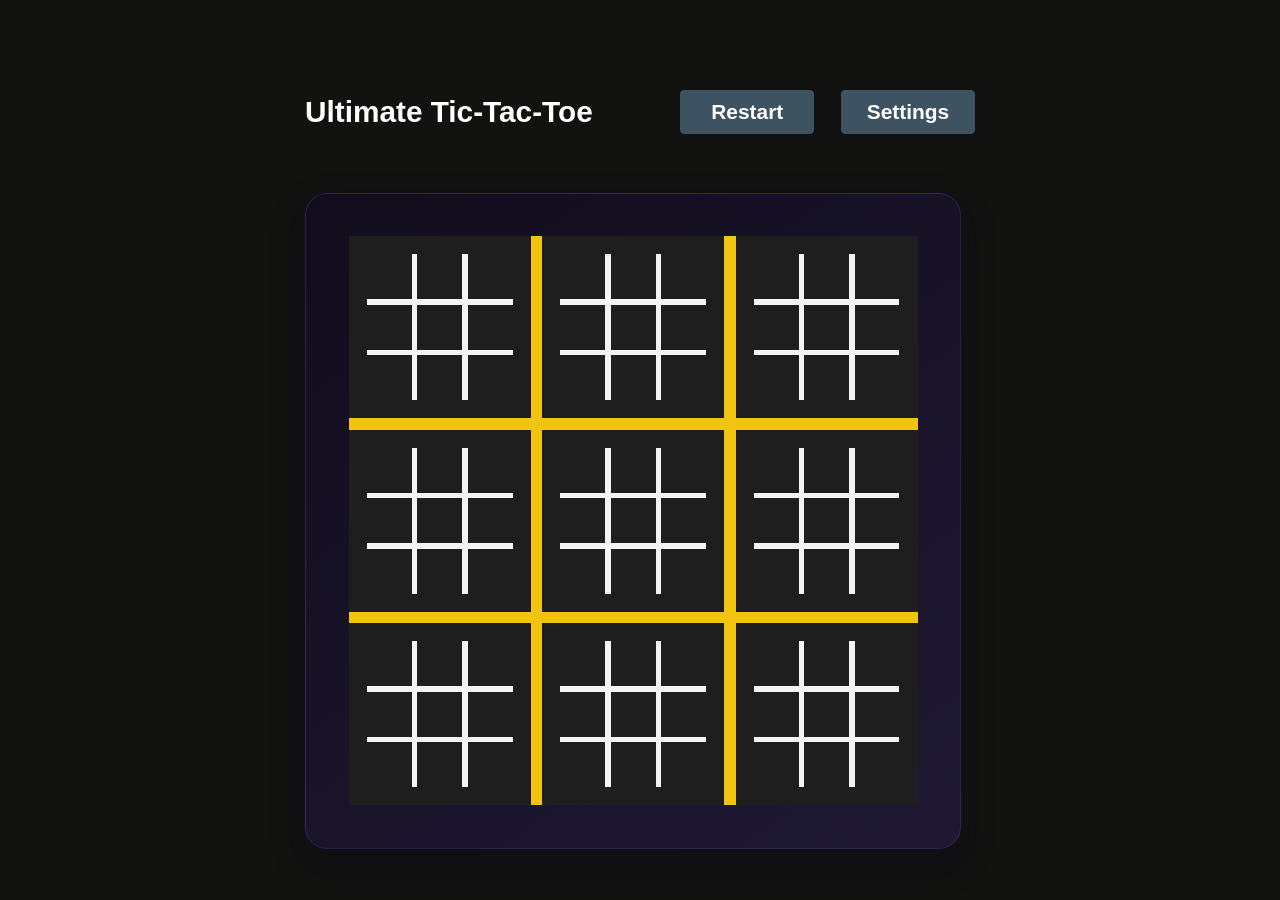
<file: Ultimate_Tic-Tac-Toe_Game/index.html>
<!DOCTYPE html>
<html lang="en">
  <head>
    <meta charset="UTF-8">
    <meta http-equiv="X-UA-Compatible" content="IE=edge">
    <meta name="viewport" content="width=device-width, initial-scale=1.0">
    <meta name="description" content="Ultimate Tic-Tac-Toe with powerful AI">

    <link rel="stylesheet" href="style.css">
    <script type="module" src="./js/game.js"></script>
    <title>Ulitmate Tic-Tac-Toe</title>
  </head>

  <body>
    <div id="container" hidden>
      <header class="game-header">
        <h1 class="game-title">Ultimate Tic-Tac-Toe</h1>
        <div class="button-container">
          <button class="btn game-btn" id="restart">Restart</button>
          <button class="btn game-btn" id="settings">Settings</button>
        </div>
      </header>

      <div class="game-container">
        <div id="main-grid"></div>
        <div id="end-message"></div>
      </div>
    </div>

    <div id="settings-container" hidden>
      <div class="settings-menu">
        <h3 class="settings-title">Settings</h3>
        <label class="settings-item">
          Player X
          <select id="settings-player-x" class="btn settings-btn">
            <option value="human" selected>Human</option>
            <option value="ai">AI</option>
          </select>
        </label>

        <label class="settings-item">
          Player O
          <select id="settings-player-o" class="btn settings-btn">
            <option value="human">Human</option>
            <option value="ai" selected>AI</option>
          </select>
        </label>

        <label class="settings-item">
          AI strength
          <div>
            <input type="range" min="1" max="256" id="settings-ai">
            <span id="settings-ai-display"></span>
          </div>
        </label>
        
        <div class="settings-btns">
          <button class="btn settings-btn" id="settings-submit">Done</button>
          <button class="btn settings-btn" id="settings-return">Cancel</button>
        </div>
      </div>
    </div>

    <div id="github-modal" class="github-modal" role="dialog" aria-modal="true" aria-hidden="true">
      <div class="modal-content">
        <button class="close-modal" id="close-github-modal" aria-label="Close follow prompt">×</button>
        <h3>Follow along on GitHub</h3>
        <p>Like the run? Smash follow to keep up with fresh AI experiments and game dev shenanigans.</p>
        <a class="modal-link" href="https://github.com/tanmoy-khan-akash" target="_blank" rel="noopener noreferrer">Explore more projects →</a>
      </div>
    </div>
    <div id="github-modal-overlay" class="github-modal-overlay" aria-hidden="true"></div>

  </body>
</html>
</file>
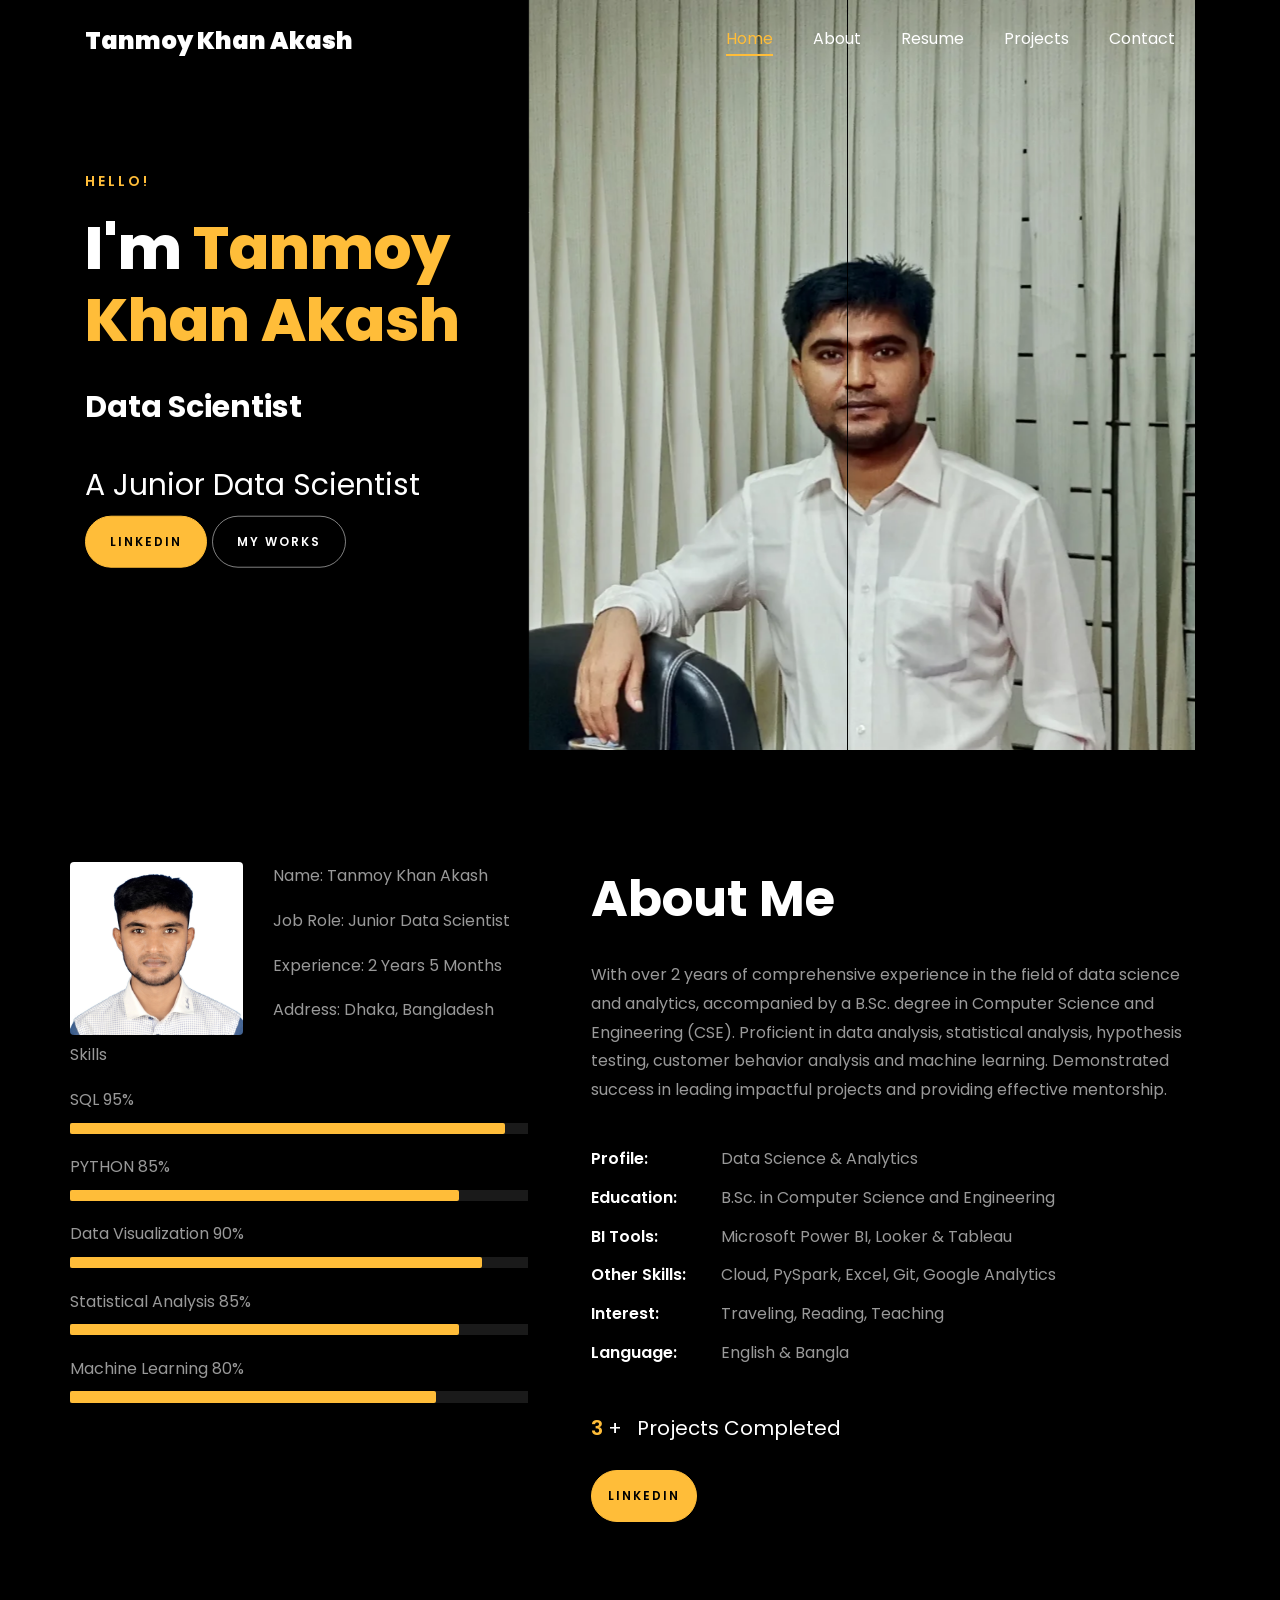
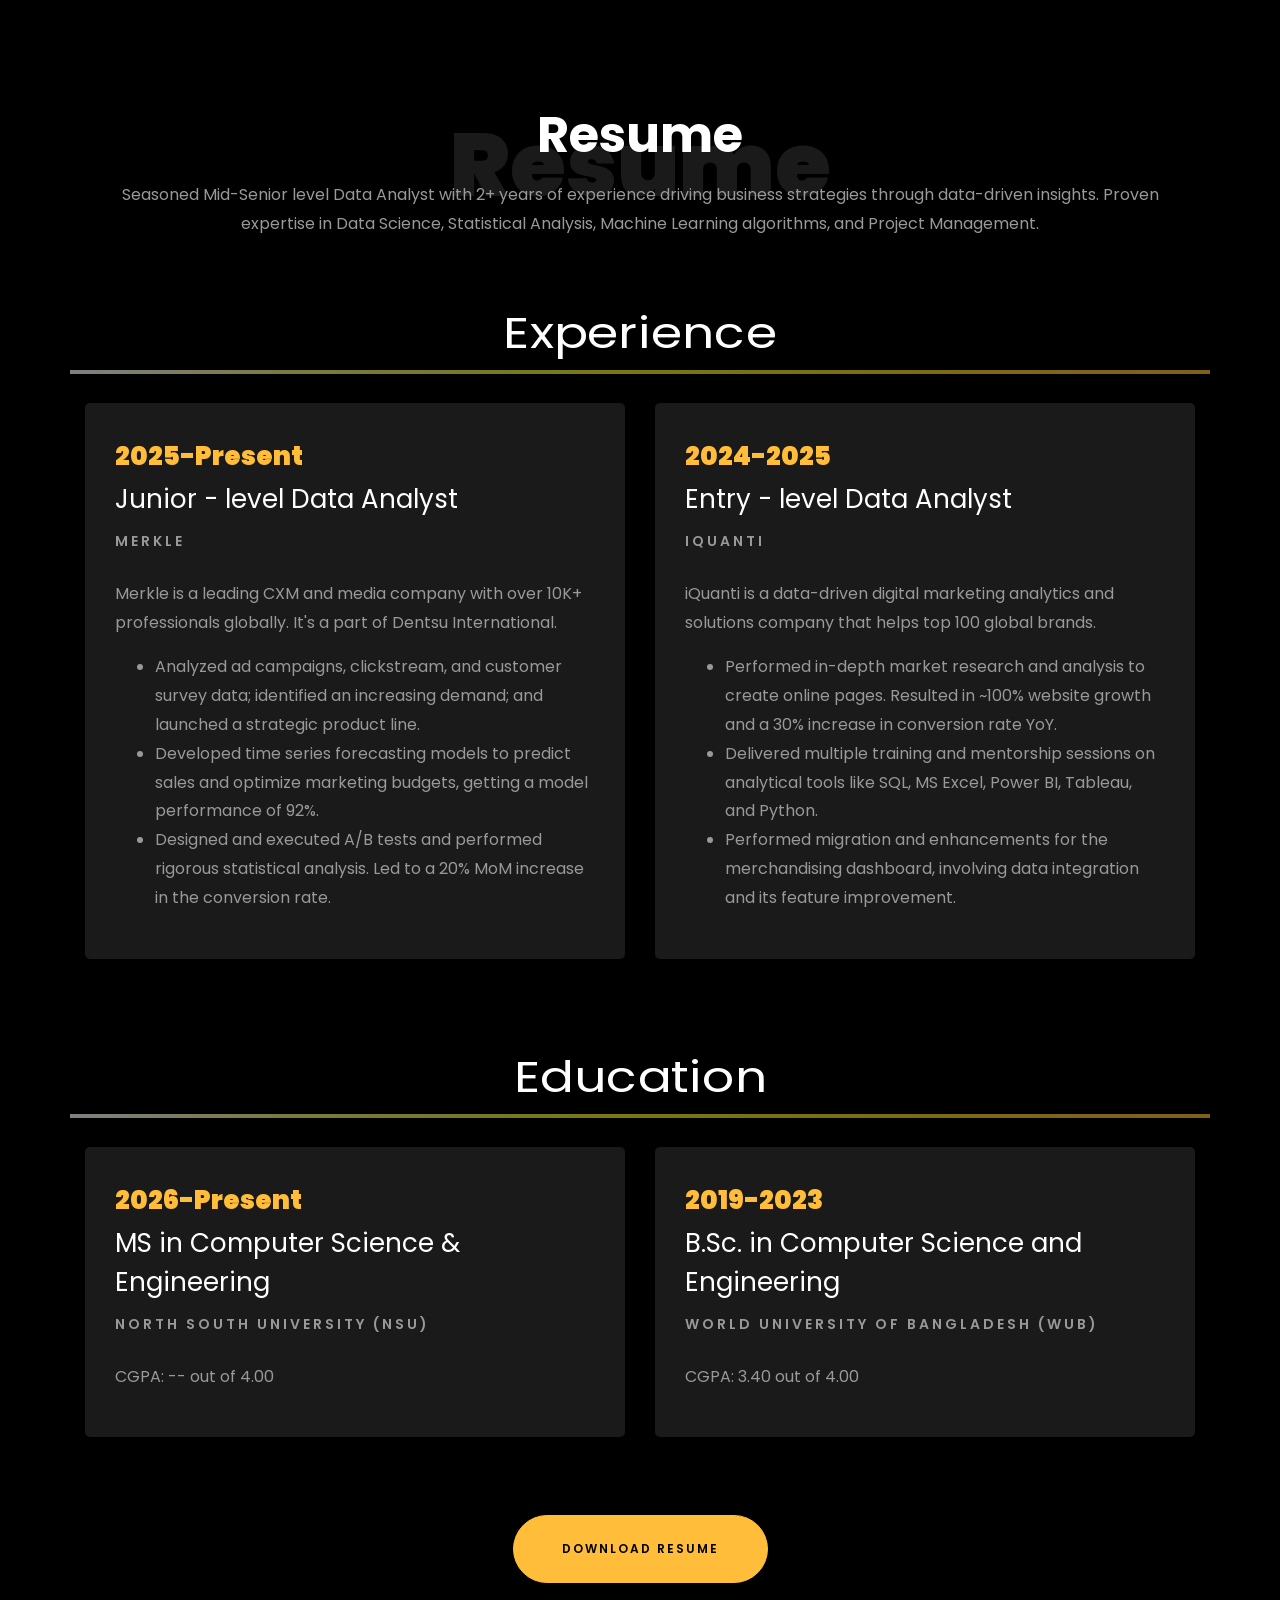
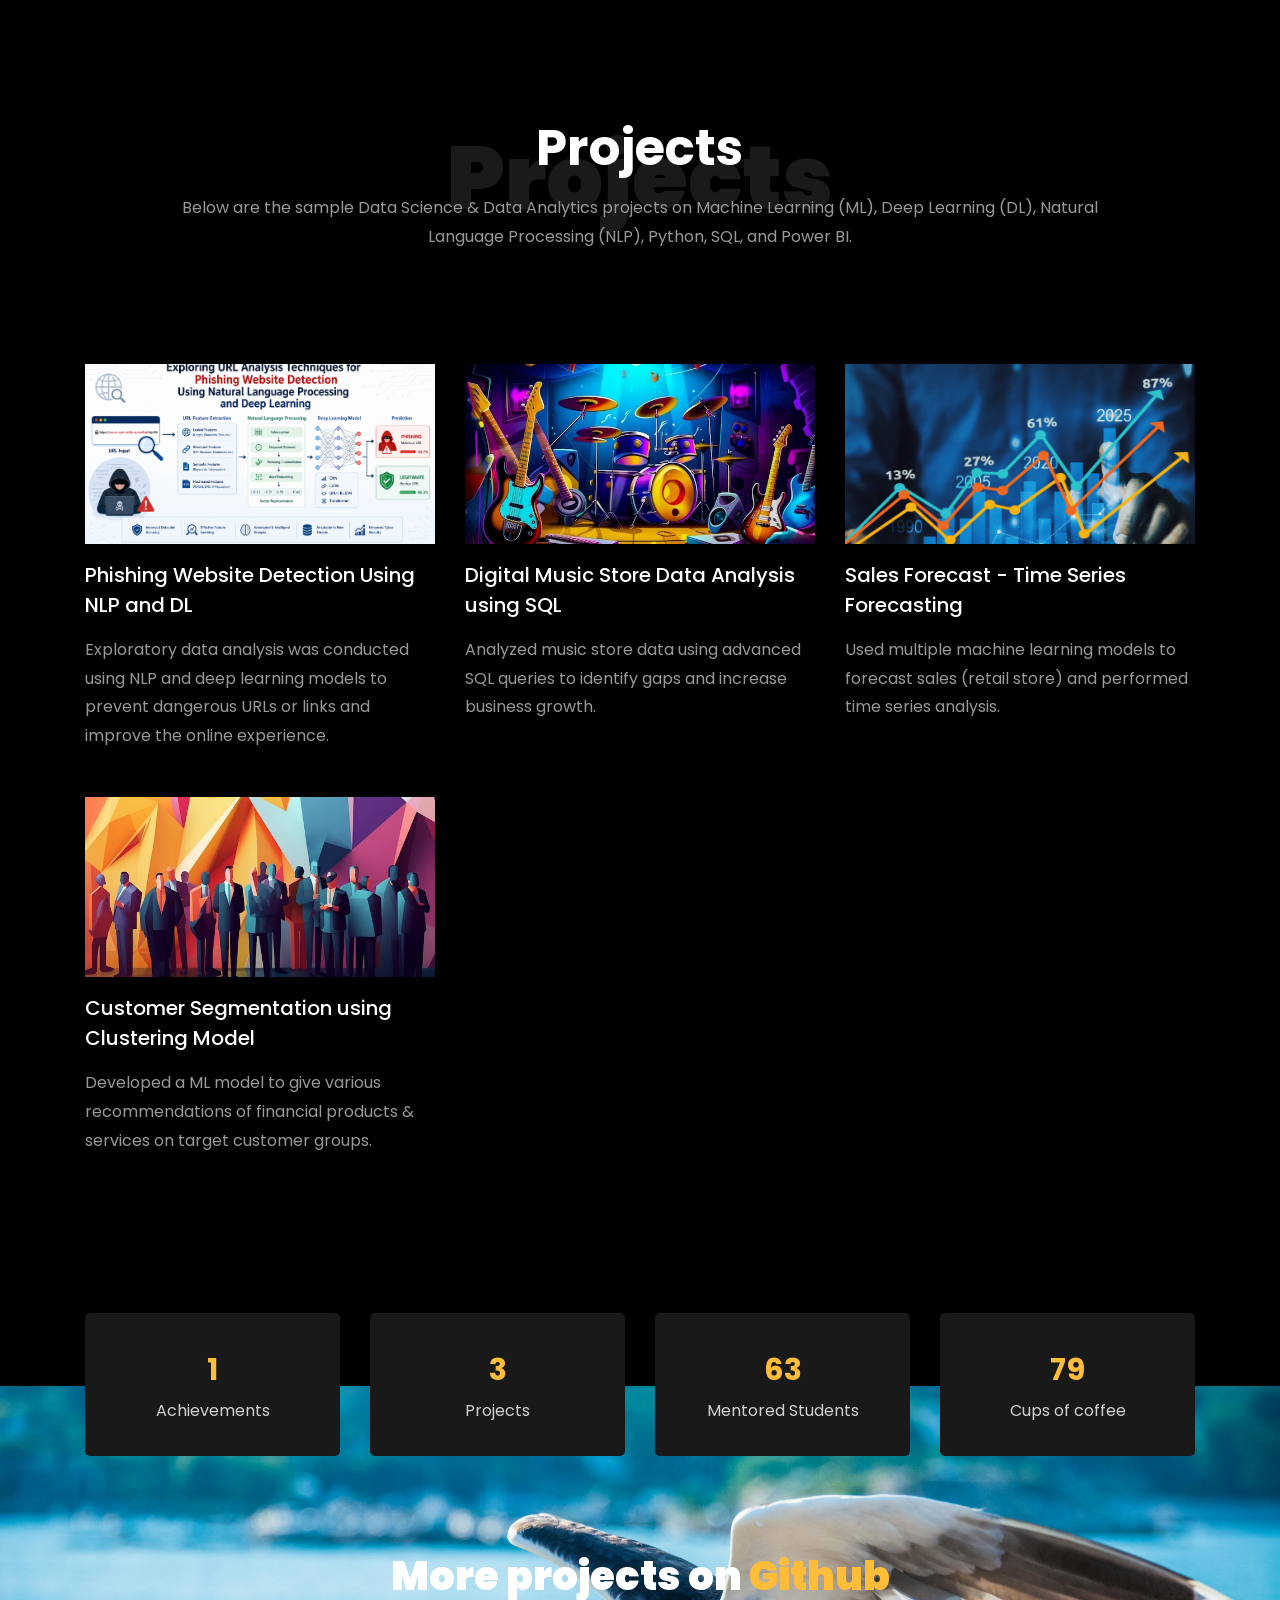
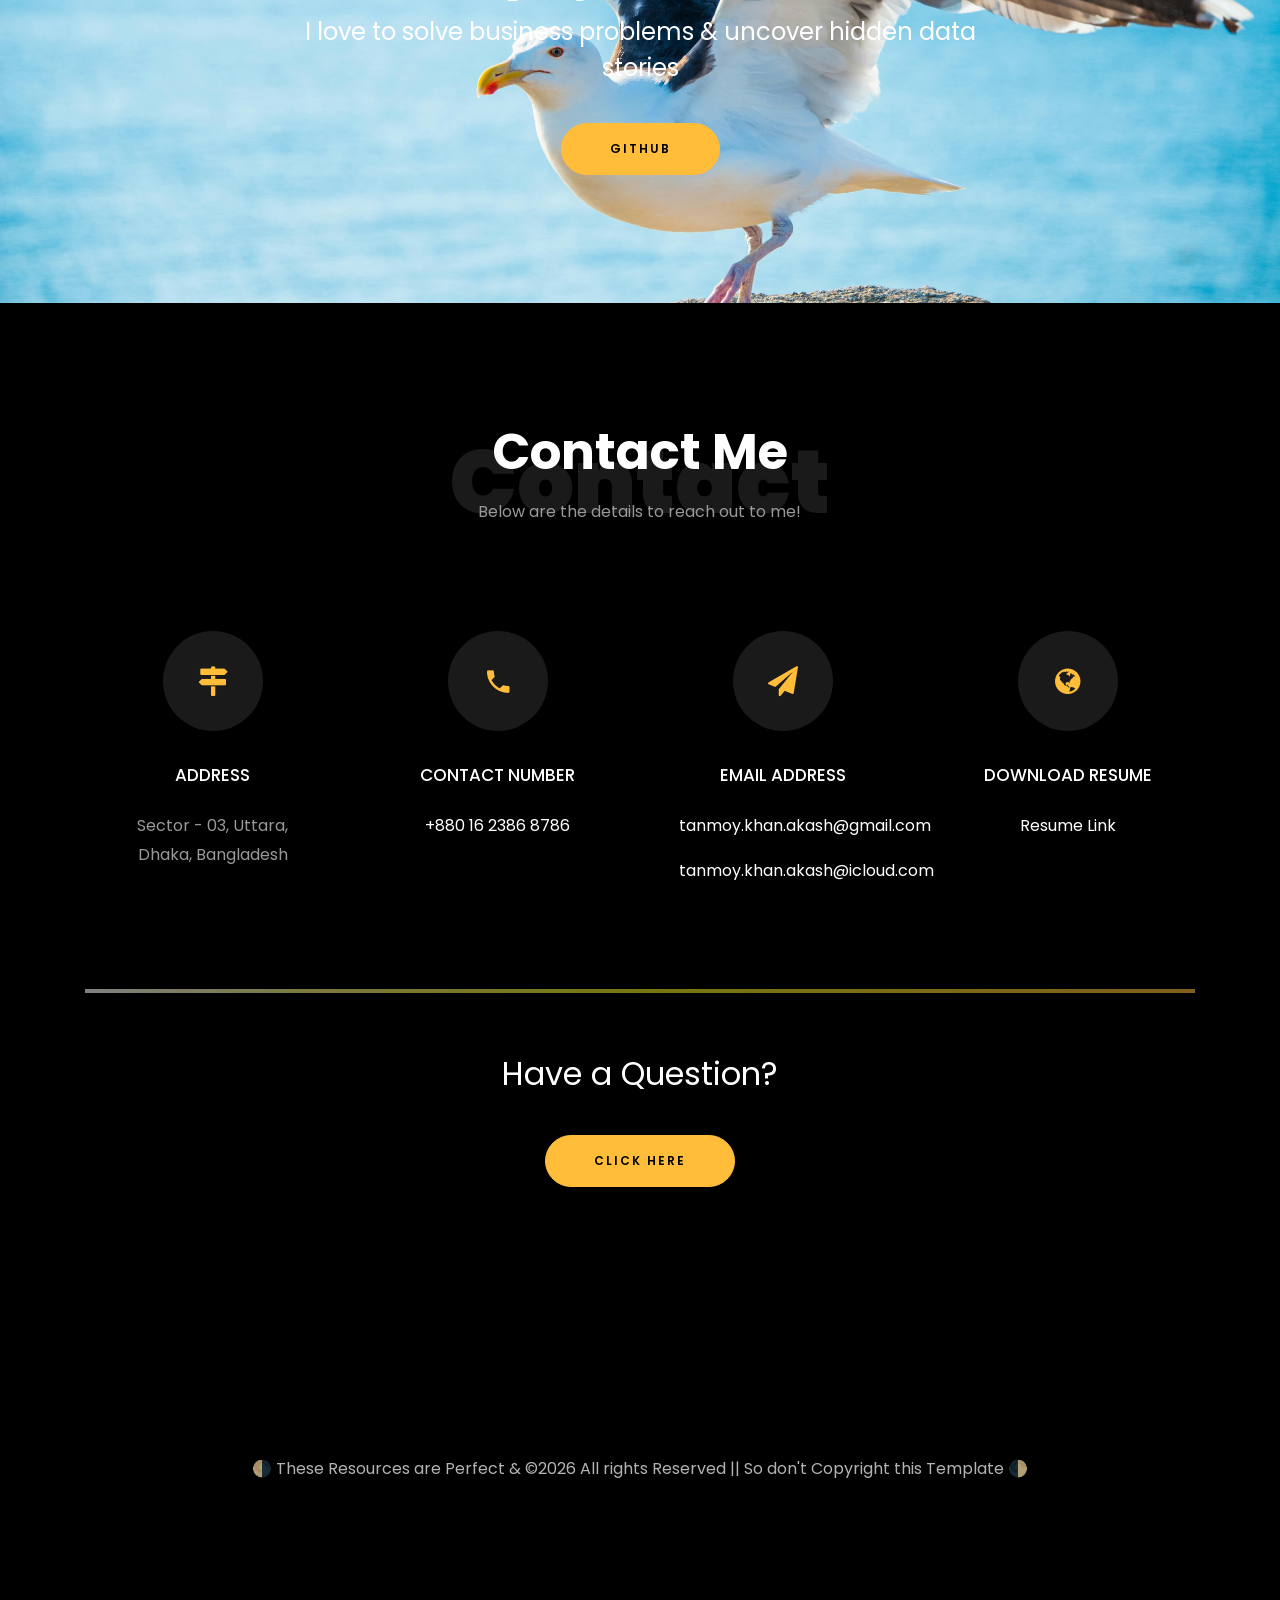
<file: Portfolio.html>
<!DOCTYPE html>
<html lang="en">
<head>
	<title>Tanmoy Khan Akash - Portfolio</title>
	<meta charset="utf-8">
	<meta name="viewport" content="width=device-width, initial-scale=1, shrink-to-fit=no">
	
	<link href="https://fonts.googleapis.com/css?family=Poppins:100,200,300,400,500,600,700,800,900" rel="stylesheet">

	<link rel="stylesheet" href="css/open-iconic-bootstrap.min.css">
	<link rel="stylesheet" href="css/animate.css">	

	<link rel="stylesheet" href="css/owl.carousel.min.css">
	<link rel="stylesheet" href="css/owl.theme.default.min.css">
	<link rel="stylesheet" href="css/magnific-popup.css">

	<link rel="stylesheet" href="css/aos.css">

	<link rel="stylesheet" href="css/ionicons.min.css">
		
	<link rel="stylesheet" href="css/flaticon.css">
	<link rel="stylesheet" href="css/icomoon.css">
	<link rel="stylesheet" href="css/style.css">


	<style>
		
		.about-mf .box-shadow-full {
			padding-top: 4rem;
			padding-bottom: 4rem;
		}

		.about-mf .about-img {
			margin-bottom: 2rem;
		}

		.about-mf .about-img img {
			margin-left: 10px;
		}

		.skill-mf .progress {
			/* background-color: #cde1f8; */
			margin: .5rem 0 1.2rem 0;
			border-radius: 0;
			height: .7rem;
		}

		.skill-mf .progress .progress-bar {
			height: .7rem;
			background-color: #ffbd39;
		}

		/* Animation styles */
		#typing-animation {
			position: relative;
			font-size: 30px;
			font-weight: bold;
			color: rgb(255, 255, 255);
			overflow: hidden;
			white-space: nowrap;
			animation: typing 3s steps(20, end) infinite;
		}

		#typing-animation:before {
			content: "";
			/* position: absolute; */
			top: 0;
			left: 0;
			width: 0;
			height: 100%;
			background-color: #ccc;
			animation: typing-cursor 0.5s ease-in-out infinite;
		}

		@keyframes typing {
			from {
			width: 0;
			}
			to {
			width: 100%;
			}
		}

		@keyframes typing-cursor {
			from {
			width: 5px;
			}
			to {
			width: 0;
			}
		}

		/* project image zoom effect */
		.zoom-effect {
			overflow: hidden;
			transition: transform 0.3s ease-out;
		}

		.zoom-effect:hover {
			transform: scale(1.1);
		}

	</style>

</head>





<body data-spy="scroll" data-target=".site-navbar-target" data-offset="300">
	
    <nav class="navbar navbar-expand-lg navbar-dark ftco_navbar ftco-navbar-light site-navbar-target" id="ftco-navbar">
		<div class="container">
			<a class="navbar-brand" href="index.html">Tanmoy Khan Akash</a>
			<button class="navbar-toggler js-fh5co-nav-toggle fh5co-nav-toggle" type="button" data-toggle="collapse" data-target="#ftco-nav" aria-controls="ftco-nav" aria-expanded="false" aria-label="Toggle navigation">
				<span class="oi oi-menu"></span> Menu
			</button>

			<div class="collapse navbar-collapse" id="ftco-nav">
				<ul class="navbar-nav nav ml-auto">
					<li class="nav-item"><a href="#home-section" class="nav-link"><span>Home</span></a></li>
					<li class="nav-item"><a href="#about-section" class="nav-link"><span>About</span></a></li>
					<li class="nav-item"><a href="#resume-section" class="nav-link"><span>Resume</span></a></li>
					<li class="nav-item"><a href="#project-section" class="nav-link"><span>Projects</span></a></li>
					<li class="nav-item"><a href="#contact-section" class="nav-link"><span>Contact</span></a></li>
				</ul>
			</div>
		</div>
	</nav>


	<section id="home-section" class="hero">
		<div class="home-slider  owl-carousel">
			<div class="slider-item ">
				<div class="overlay"></div>
				<div class="container">
					<div class="row d-md-flex no-gutters slider-text align-items-end justify-content-end" data-scrollax-parent="true">
						<div class="one-third js-fullheight order-md-last img" style="background-image:url(images/tka_1.png);">
							<div class="overlay"></div>
						</div>

						<div class="one-forth d-flex  align-items-center ftco-animate" data-scrollax=" properties: { translateY: '70%' }"> 
							<div class="text">
								<span class="subheading">Hello!</span>
								<h1 class="mb-4 mt-3">I'm <span>Tanmoy Khan Akash</span></h1>

								<!-- Element to contain animated typing -->
								<span id="typing-animation"></span>

								<script>
									// Initialize the typing animation
									const typingAnimationElement = document.getElementById('typing-animation');

									// Create an array of typing text
									const typingTexts = [
									'Data Scientist  ',
									'Data Analyst ',
									'Data Engineer  ',
									];

									// Create a function to display the typing animation for a given text
									function playTypingAnimation(text) {
										// Loop through each character and add it to the element
										for (let i = 0; i < text.length; i++) {
											setTimeout(() => {
											typingAnimationElement.textContent += text[i];
											}, i * 200); // Increase the delay to slow down the typing animation
										}

										// Once the animation is complete, reset the text and start over
										setTimeout(() => {
											typingAnimationElement.textContent = '';
											playTypingAnimation(typingTexts[(typingTexts.indexOf(text) + 1) % typingTexts.length]);
										}, text.length * 200);
									}

									// Start the typing animation loop
									playTypingAnimation(typingTexts[0]);
								</script>

								<br>
								<br>
								<h2>A Junior Data Scientist</h2>
								<!-- <h2 class="d-flex" style="margin-bottom: 0">With over 5 years of experience</h2> -->
								<!-- <br> -->
								<p><a href="https://www.linkedin.com/in/tanmoy-khan-akash" class="btn btn-primary py-3 px-4">LinkedIn</a> 
								<a href="https://github.com/tanmoy-khan-akash" class="btn btn-white btn-outline-white py-3 px-4">My works</a></p>
							</div>
						</div>
					</div>
				</div>
			</div>
		</div>
    </section>



    <section class="ftco-about img ftco-section ftco-no-pb" id="about-section">	
		<div class="container">
			<div class="row">
				<div class="row d-flex align-items-stretch">
					<!-- <div class="row d-flex"> -->
					<div class="col-md-6 col-lg-5 d-flex">
						<div class="img-about img d-flex align-items-stretch">
							<div class="overlay">
								<div class="row">
									<div class="col-sm-6 col-md-5">
										<div class="about-img">
											<img src="images/tka_0.jpg" class="img-fluid rounded b-shadow-a" alt="">
										</div>
									</div>
									<!-- Details next to profile image -->
									<div class="col-sm-6 col-md-7">
										<div class="about-info">
											<p><span class="title-s">Name: </span> <span>Tanmoy Khan Akash</span></p>
											<p><span class="title-s">Job Role: </span> <span>Junior Data Scientist</span></p>
											<p><span class="title-s">Experience: </span> <span>2 Years 5 Months</span></p>
											<p><span class="title-s">Address: </span> <span>Dhaka, Bangladesh</span></p>
										</div>
									</div>
								</div>

								<div class="skill-mf">
									<p class="title-s">Skills</p>
									<span>SQL</span> <span class="pull-right">95%</span>
									<div class="progress">
										<div class="progress-bar" role="progressbar" style="width: 95%;" aria-valuenow="95" aria-valuemin="0"
											aria-valuemax="100"></div>
									</div>

									<span>PYTHON</span> <span class="pull-right">85%</span>
									<div class="progress">
										<div class="progress-bar" role="progressbar" style="width: 85%" aria-valuenow="85" aria-valuemin="0"
											aria-valuemax="100"></div>
									</div>

									<span>Data Visualization</span> <span class="pull-right">90%</span>
									<div class="progress">
										<div class="progress-bar" role="progressbar" style="width: 90%" aria-valuenow="90" aria-valuemin="0"
											aria-valuemax="100"></div>
									</div>

									<span>Statistical Analysis</span> <span class="pull-right">85%</span>
									<div class="progress">
										<div class="progress-bar" role="progressbar" style="width: 85%" aria-valuenow="85" aria-valuemin="0"
											aria-valuemax="100"></div>
									</div>

									<span>Machine Learning</span> <span class="pull-right">80%</span>
									<div class="progress">
										<div class="progress-bar" role="progressbar" style="width: 80%" aria-valuenow="80" aria-valuemin="0"
											aria-valuemax="100"></div>
									</div>
								</div>
							</div>
						</div>
					</div>

					<div class="col-md-6 col-lg-7 pl-lg-5 pb-5">
						<div class="row justify-content-start pb-3">
							<div class="col-md-12 heading-section ftco-animate">
								
								<!--<h1 class="big">About</h1>-->
								<h2 class="mb-4">About Me</h2>

								<p>With over 2 years of comprehensive experience in the field of data science and analytics, accompanied by a B.Sc. degree in Computer Science and Engineering (CSE). 
									Proficient in data analysis, statistical analysis, hypothesis testing, customer behavior analysis and machine learning. 
									Demonstrated success in leading impactful projects and providing effective mentorship.</p>
								<ul class="about-info mt-4 px-md-0 px-2">
									<li class="d-flex"><span>Profile:</span> <span>Data Science &amp; Analytics</span></li>
									<li class="d-flex"><span>Education:</span> <span>B.Sc. in Computer Science and Engineering</span></li>
									<li class="d-flex"><span>BI Tools:</span> <span>Microsoft Power BI, Looker &amp; Tableau</span></li>
									<li class="d-flex"><span>Other Skills:</span> <span>Cloud, PySpark, Excel, Git, Google Analytics</span></li>
									<li class="d-flex"><span>Interest:</span> <span>Traveling, Reading, Teaching</span></li>
									<li class="d-flex"><span>Language:</span> <span>English & Bangla</span></li>
									
								</ul>
							</div>
						</div>

						<div class="counter-wrap ftco-animate d-flex mt-md-3">
							<div class="text">
								<p class="mb-4">
									<span class="number" data-number="10">0</span> <span>+</span>
									<span>&nbsp; Projects Completed</span>
								</p>
								<p><a href="https://www.linkedin.com/in/tanmoy-khan-akash" class="btn btn-primary py-3 px-3">LinkedIn</a></p>
							</div>
						</div>
					</div>
				</div>
			</div>
		</div>
    </section>



    <section class="ftco-section ftco-no-pb" id="resume-section">
		<div class="container">
			<div class="row justify-content-center pb-5">
				<div class="col-md-12 heading-section text-center ftco-animate">
					<h1 class="big big-2">Resume</h1>
					<h2 class="mb-2">Resume</h2>
					<p>Seasoned Mid-Senior level Data Analyst with 2+ years of experience driving business strategies through data-driven insights. 
						Proven expertise in Data Science, Statistical Analysis, Machine Learning algorithms, and Project Management.</p>
				</div>
			</div>

			<div class="row">
				<h1 class="big-4">Experience</h1>
				<div class="underline"></div>
			</div>
			<br>

			<div class="row">
				<div class="col-md-6">
					<div class="resume-wrap ftco-animate">
						<span class="date">2025-Present</span>
						<h2>Junior - level Data Analyst</h2>
						<span class="position">Merkle</span>
						<p class="mt-4">Merkle is a leading CXM and media company with over 10K+ professionals globally. It's a part of Dentsu International.
							<ul>
								<li>Analyzed ad campaigns, clickstream, and customer survey data; identified an increasing demand; and launched a strategic product line.</li>
								<li>Developed time series forecasting models to predict sales and optimize marketing budgets, getting a model performance of 92%.</li>
								<li>Designed and executed A/B tests and performed rigorous statistical analysis. Led to a 20% MoM increase in the conversion rate.</li>
							</ul>
						</p>
					</div>
				</div>

				<div class="col-md-6">
					<div class="resume-wrap ftco-animate">
						<span class="date">2024-2025</span>
						<h2>Entry - level Data Analyst</h2>
						<span class="position">iQuanti</span>
						<p class="mt-4">iQuanti is a data-driven digital marketing analytics and solutions company that helps top 100 global brands. 
							<ul>
								<li>Performed in-depth market research and analysis to create online pages. Resulted in ~100% website growth and a 30% increase in conversion rate YoY.</li>
								<li>Delivered multiple training and mentorship sessions on analytical tools like SQL, MS Excel, Power BI, Tableau, and Python.</li>
								<li>Performed migration and enhancements for the merchandising dashboard, involving data integration and its feature improvement.</li>
							</ul>
						</p>
					</div>
				</div>
			</div>

			<br>
			<br>
			<div class="row">
				<h1 class="big-4">Education</h1>
				<div class="underline"></div>
			</div>
			<br>

			<div class="row">
				<div class="col-md-6">
					<div class="resume-wrap ftco-animate">
						<span class="date">2026-Present</span>
						<h2>MS in Computer Science & Engineering</h2>
						<span class="position">North South University (NSU)</span>
						<p class="mt-4">CGPA: -- out of 4.00</p>
					</div>
				</div>
				
				<div class="col-md-6">
					<div class="resume-wrap ftco-animate">
						<span class="date">2019-2023</span>
						<h2>B.Sc. in Computer Science and Engineering</h2>
						<span class="position">World University of Bangladesh (WUB)</span>
						<p class="mt-4">CGPA: 3.40 out of 4.00</p>
					</div>
				</div>
			</div>

			<div class="row justify-content-center mt-5">
				<div class="col-md-6 text-center ftco-animate">
					<p><a href="https://github.com/tanmoy-khan-akash/Tanmoy-Khan-Akash-Resume/blob/main/Tanmoy%20Khan%20Akash%20-%20(Resume).pages.pdf" class="btn btn-primary py-4 px-5">Download Resume</a></p>
				</div>
			</div>
		</div>
    </section>



    <section class="ftco-section" id="project-section">
		<div class="container">
			<div class="row justify-content-center mb-5 pb-5">
				<div class="col-md-10 heading-section text-center ftco-animate">
					<h1 class="big big-2">Projects</h1>
					<h2 class="mb-2">Projects</h2>
					<p>Below are the sample Data Science & Data Analytics projects on Machine Learning (ML), Deep Learning (DL), Natural Language Processing (NLP), Python, SQL, and Power BI.</p>
				</div>
			</div>

			<div class="row d-flex">
				<div class="col-md-4 d-flex ftco-animate">
					<div class="blog-entry justify-content-end">
						<a href="https://github.com/tanmoy-khan-akash/Phishing_Website_Detection_Using_NLP_and_DL" class="block-20 zoom-effect" style="background-image: url('images/phishing.png');">
						</a>
						<div class="text mt-3 float-right d-block">
							<h3 class="heading"><a href="https://github.com/tanmoy-khan-akash/Phishing_Website_Detection_Using_NLP_and_DL">Phishing Website Detection Using NLP and DL</a></h3>
							<p>Exploratory data analysis was conducted using NLP and deep learning models to prevent dangerous URLs or links and improve the online experience.</p>
						</div>
					</div>
				</div>

				<div class="col-md-4 d-flex ftco-animate">
					<div class="blog-entry justify-content-end">
						<a href="https://github.com/tanmoy-khan-akash/Music_Store_Analysis_with_SQL" class="block-20 zoom-effect" style="background-image: url('images/proj_1.jpg');">
						</a>
						<div class="text mt-3 float-right d-block">
							<h3 class="heading"><a href="https://github.com/tanmoy-khan-akash/Music_Store_Analysis_with_SQL">Digital Music Store Data Analysis using SQL</a></h3>
							<p>Analyzed music store data using advanced SQL queries to identify gaps and increase business growth.</p>
						</div>
					</div>
				</div>

				<!-- added justify-content-center to center align the last two projects -->
				<div class="col-md-4 d-flex ftco-animate">
					<div class="blog-entry justify-content-end">
						<a href="https://github.com/tanmoy-khan-akash/Sales_Forecasting" class="block-20 zoom-effect" style="background-image: url('images/proj_4.jpg');">
						</a>
						<div class="text mt-3 float-right d-block">
							<h3 class="heading"><a href="https://github.com/tanmoy-khan-akash/Sales_Forecasting">Sales Forecast - Time Series Forecasting</a></h3>
							<p>Used multiple machine learning models to forecast sales (retail store) and performed time series analysis.</p>
						</div>
					</div>
				</div>

				<div class="col-md-4 d-flex ftco-animate">
					<div class="blog-entry justify-content-end">
						<a href="https://github.com/tanmoy-khan-akash/Customer_Segmentation_for_SBI_Credit_Card_Holders" class="block-20 zoom-effect" style="background-image: url('images/proj_5.jpg');">
						</a>
						<div class="text mt-3 float-right d-block">
							<h3 class="heading"><a href="https://github.com/tanmoy-khan-akash/Customer_Segmentation_for_SBI_Credit_Card_Holders">Customer Segmentation using Clustering Model</a></h3>
							<p>Developed a ML model to give various recommendations of financial products &amp; services on target customer groups.</p>
						</div>
					</div>
				</div>
			</div>
		</div>
    </section>



	<section class="ftco-section ftco-no-pt ftco-no-pb ftco-counter img" id="section-counter">
		<div class="container">
			<div class="row d-md-flex align-items-center">
				<div class="col-md d-flex justify-content-center counter-wrap ftco-animate">
					<div class="block-18">
						<div class="text">
							<strong class="number" data-number="05">0</strong>
							<span>Achievements</span>
						</div>
					</div>
				</div>

				<div class="col-md d-flex justify-content-center counter-wrap ftco-animate">
					<div class="block-18">
						<div class="text">
							<strong class="number" data-number="10">0</strong>
							<span>Projects</span>
						</div>
					</div>
				</div>

				<div class="col-md d-flex justify-content-center counter-wrap ftco-animate">
					<div class="block-18">
						<div class="text">
							<strong class="number" data-number="200">0</strong>
							<span>Mentored Students</span>
						</div>
					</div>
				</div>

				<div class="col-md d-flex justify-content-center counter-wrap ftco-animate">
					<div class="block-18">
						<div class="text">
							<strong class="number" data-number="250">0</strong>
							<span>Cups of coffee</span>
						</div>
					</div>
				</div>
			</div>
		</div>

		<div class="ftco-section ftco-hireme img margin-top" style="background-image: url(images/bird_01.jpg)">
			<!-- <div class="container"> -->
			<div class="row justify-content-center">
				<div class="col-md-7 ftco-animate text-center">
					<h2>More projects on<span> Github  </span> </h2>
					<div class="heading"> <h4> I love to solve business problems &amp; uncover hidden data stories </h4>
						<br>
						<p><a href="https://github.com/tanmoy-khan-akash" class="btn btn-primary py-3 px-5">GitHub</a></p>
					</div>
				</div>
			</div>
			<!-- </div> -->
		</div>
	</section>



    <section class="ftco-section contact-section ftco-no-pb" id="contact-section">
		<div class="container">
			<div class="row justify-content-center mb-5 pb-3">
				<div class="col-md-7 heading-section text-center ftco-animate">
					<h1 class="big big-2">Contact</h1>
					<h2 class="mb-2">Contact Me</h2>
					<p>Below are the details to reach out to me!</p>
				</div>
			</div>

			<div class="row d-flex contact-info mb-5">
				<div class="col-md-6 col-lg-3 d-flex ftco-animate">
					<div class="align-self-stretch box p-4 text-center">
						<div class="icon d-flex align-items-center justify-content-center">
							<span class="icon-map-signs"></span>
						</div>
						<h3 class="mb-4">Address</h3>
						<p>Sector - 03, Uttara, Dhaka, Bangladesh</p>
					</div>
				</div>

				<div class="col-md-6 col-lg-3 d-flex ftco-animate">
					<div class="align-self-stretch box p-4 text-center">
						<div class="icon d-flex align-items-center justify-content-center">
							<span class="icon-phone2"></span>
						</div>
						<h3 class="mb-4">Contact Number</h3>
						<p><a href="tel://0101010101">+880 16 2386 8786</a></p>
					</div>
				</div>

				<div class="col-md-6 col-lg-3 d-flex ftco-animate">
					<div class="align-self-stretch box p-4 text-center">
						<div class="icon d-flex align-items-center justify-content-center">
							<span class="icon-paper-plane"></span>
						</div>
						<h3 class="mb-4">Email Address</h3>
						<p><a href="mailto:info@yoursite.com">tanmoy.khan.akash@gmail.com</a></p>
						<p><a href="mailto:info@yoursite.com">tanmoy.khan.akash@icloud.com</a></p>
					</div>
				</div>

				<div class="col-md-6 col-lg-3 d-flex ftco-animate">
					<div class="align-self-stretch box p-4 text-center">
						<div class="icon d-flex align-items-center justify-content-center">
							<span class="icon-globe"></span>
						</div>
						<h3 class="mb-4">Download Resume</h3>
						<p><a href="https://github.com/tanmoy-khan-akash/Tanmoy-Khan-Akash-Resume/blob/main/Tanmoy%20Khan%20Akash%20-%20(Resume).pages.pdf">Resume Link </a></p>
					</div>
				</div>

				<div class="container">
					<br>
					<br>
					<div class="row justify-content-center">
						<div class="col-md-12 ftco-animate text-center">

							<div class="underline"></div>
							<br>
							<br>
							<h2>Have a<span> Question?  </span> </h2>
							<br>
							</h2><a href="https://forms.gle/5NhtCit6z9UyPxG68" class="btn btn-primary py-3 px-5">Click Here</a> </h2>
							<br>
						</div>
					</div>
					<br>
					<br>

					<ul class="ftco-footer-social list-unstyled d-flex justify-content-center align-items-center mb-0">
						<li class="ftco-animate normal-txt">Find me on </li>
						<li class="ftco-animate"><a href="https://www.linkedin.com/in/tanmoy-khan-akash"><span class="icon-linkedin"></span></a></li> 
						<li class="ftco-animate"><a href="https://www.instagram.com/tanmoy_khan_akash"><span class="icon-instagram"></span></a></li> 
						<li class="ftco-animate"><a href="https://www.facebook.com/tanmoy.khan.akash"><span class="icon-facebook"></span></a></li>
						<li class="ftco-animate"><a href="https://x.com/tanmoy_khan_10"><span class="icon-twitter"></span></a></li>
						<li class="ftco-animate"><a href="https://wa.me/+880 16 2386 8786"><span class="icon-whatsapp"></span></a></li>
						<li class="ftco-animate"><a href="https://t.me/tanmoy_khan_akash"><span class="icon-telegram"></span></a></li>
					</ul>
				</div>
			</div>
		</div>
	</section>	



<footer class="ftco-footer ftco-section">
		<div class="container">
			<div class="row">
				<div class="col-md-12 text-center">
					<p>🌗 These Resources are Perfect & ©2026 All rights Reserved || So don't Copyright this Template 🌓</p>
				</div>
			</div>
		</div>
	</footer>

	<!-- loader -->
	<div id="ftco-loader" class="show fullscreen"><svg class="circular" width="48px" height="48px"><circle class="path-bg" cx="24" cy="24" r="22" fill="none" stroke-width="4" stroke="#eeeeee"/><circle class="path" cx="24" cy="24" r="22" fill="none" stroke-width="4" stroke-miterlimit="10" stroke="#F96D00"/></svg></div>


	<script src="js/jquery.min.js"></script>
	<script src="js/jquery-migrate-3.0.1.min.js"></script>
	<script src="js/popper.min.js"></script>
	<script src="js/bootstrap.min.js"></script>
	<script src="js/jquery.easing.1.3.js"></script>
	<script src="js/jquery.waypoints.min.js"></script>
	<script src="js/jquery.stellar.min.js"></script>
	<script src="js/owl.carousel.min.js"></script>
	<script src="js/jquery.magnific-popup.min.js"></script>
	<script src="js/aos.js"></script>
	<script src="js/jquery.animateNumber.min.js"></script>
	<script src="js/scrollax.min.js"></script>
	<script src="js/main.js"></script>

</body>
</html>
</file>
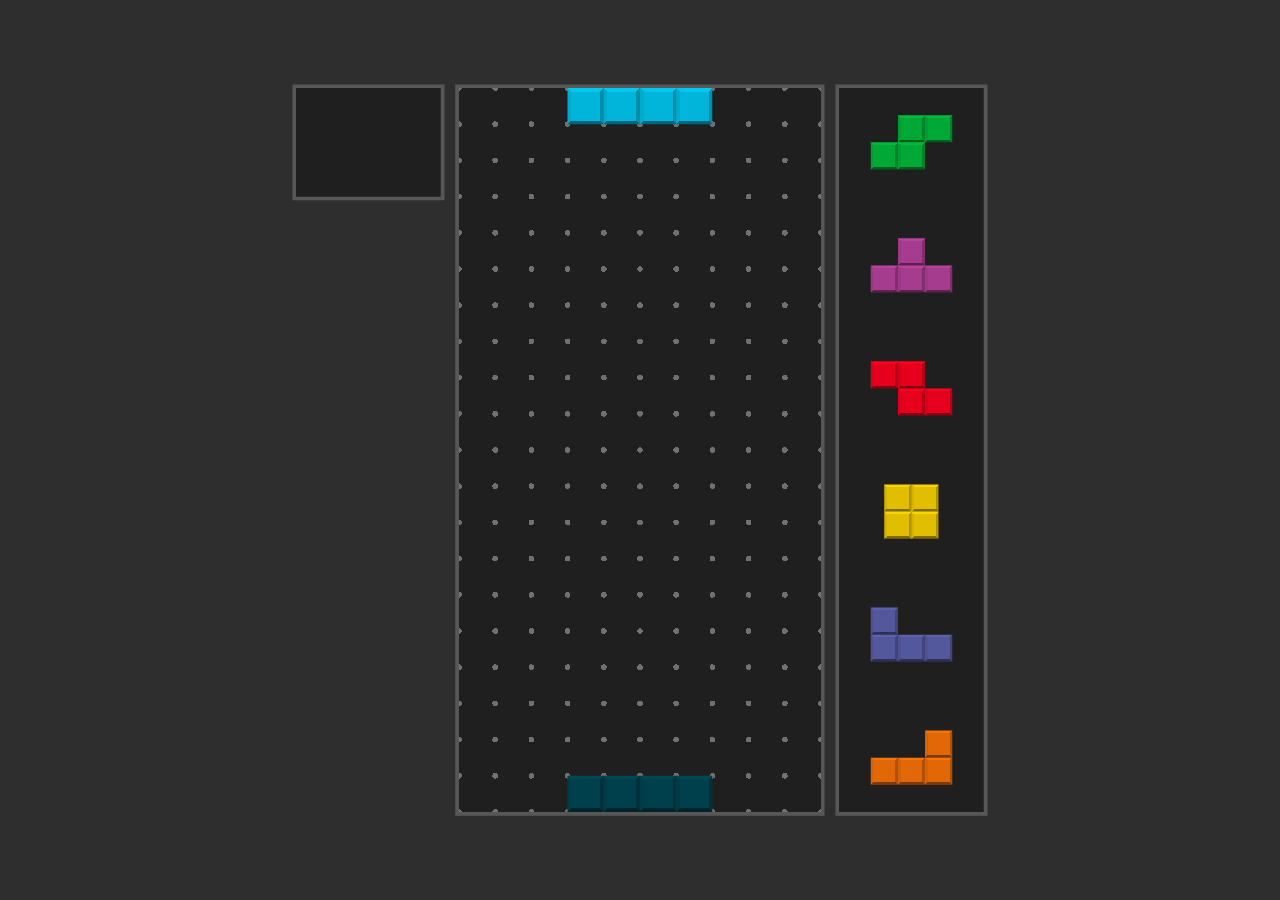
<file: Simple_Tetris_Implementation/Tetris_Game.html>
<!DOCTYPE html>
<html lang="en">

<head>
  <meta charset="UTF-8">
  <meta http-equiv="X-UA-Compatible" content="IE=edge">
  <meta name="viewport" content="width=device-width, initial-scale=1.0">
  <title>Tetris</title>

  <style>
    canvas {
      position: fixed;
      inset: 0;
    }
  </style>
</head>

<body>
  <canvas></canvas>
</body>

<script type="module" src="webgl.js"></script>

</html>
</file>
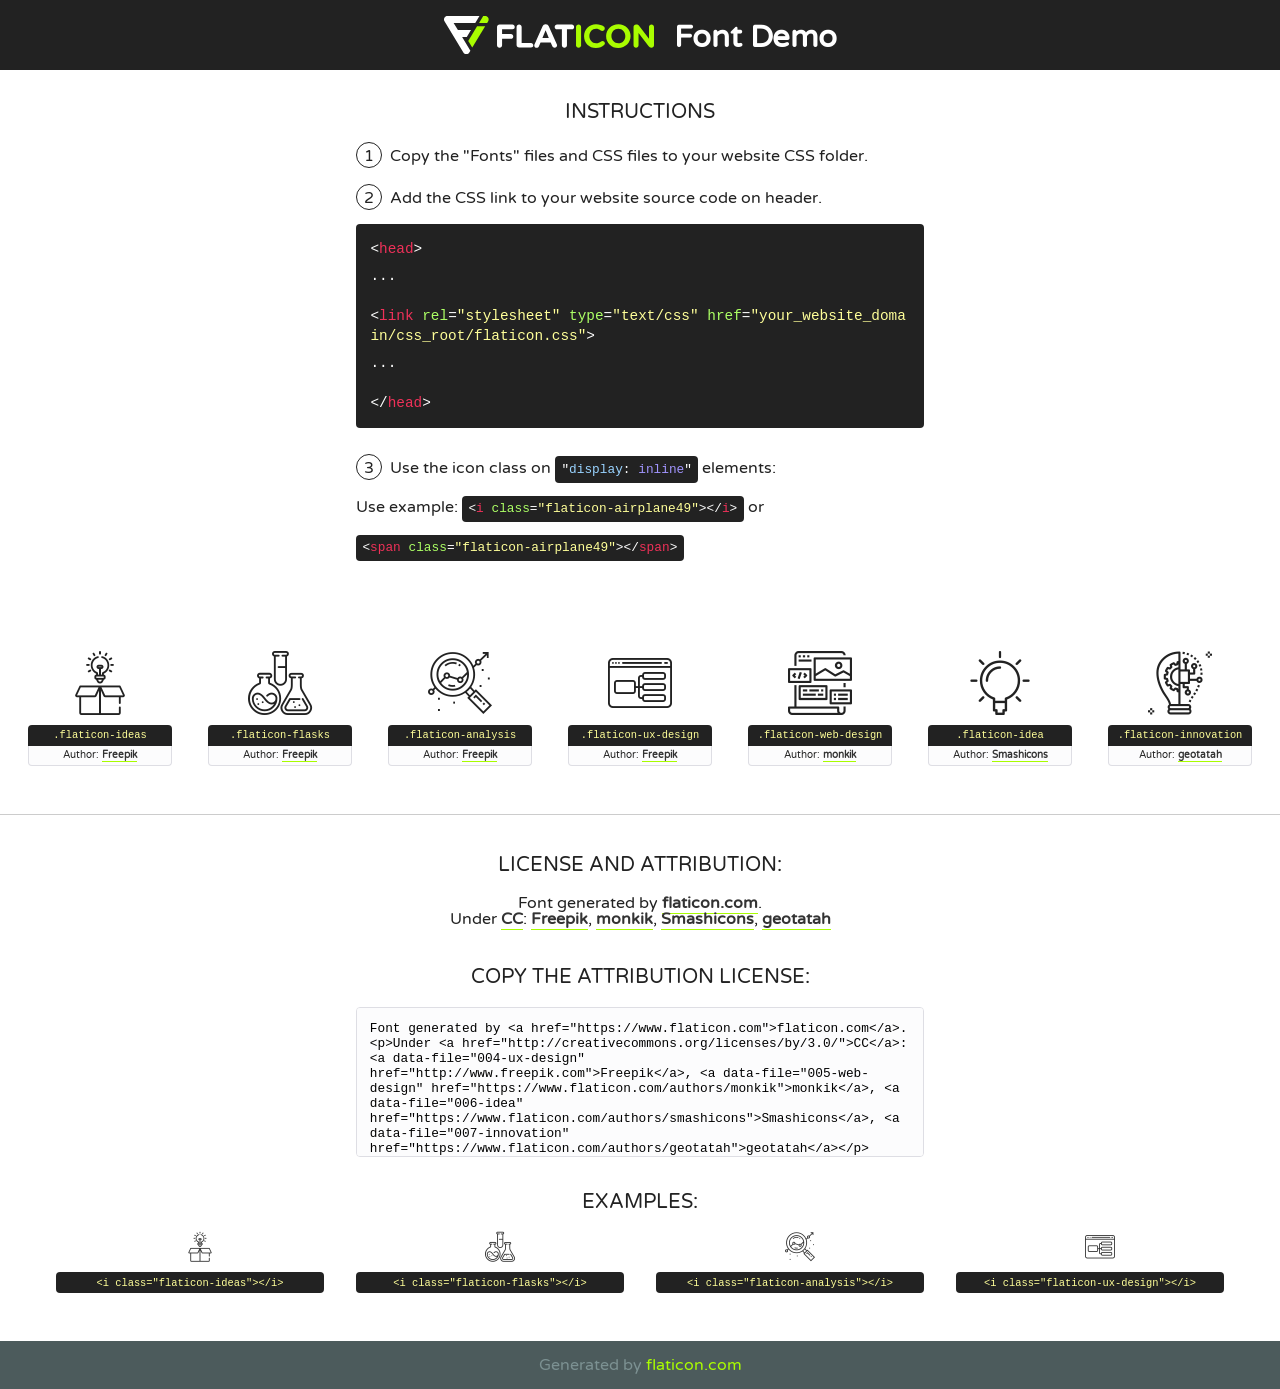
<file: fonts/flaticon/font/flaticon.html>
<!DOCTYPE html>
<!--
  Flaticon icon font: Flaticon
  Creation date: 20/03/2019 02:18
-->
<html>
<!DOCTYPE html>
<html>

<head>
    <title>Flaticon WebFont</title>
    <link href="http://fonts.googleapis.com/css?family=Varela+Round" rel="stylesheet" type="text/css" />
    <link rel="stylesheet" type="text/css" href="flaticon.css">
    <meta charset="UTF-8">
    <style>
    html, body, div, span, applet, object, iframe,
    h1, h2, h3, h4, h5, h6, p, blockquote, pre,
    a, abbr, acronym, address, big, cite, code,
    del, dfn, em, img, ins, kbd, q, s, samp,
    small, strike, strong, sub, sup, tt, var,
    b, u, i, center,
    dl, dt, dd, ol, ul, li,
    fieldset, form, label, legend,
    table, caption, tbody, tfoot, thead, tr, th, td,
    article, aside, canvas, details, embed, 
    figure, figcaption, footer, header, hgroup, 
    menu, nav, output, ruby, section, summary,
    time, mark, audio, video {
        margin: 0;
        padding: 0;
        border: 0;
        font-size: 100%;
        font: inherit;
        vertical-align: baseline;
    }
    /* HTML5 display-role reset for older browsers */
    article, aside, details, figcaption, figure, 
    footer, header, hgroup, menu, nav, section {
        display: block;
    }
    body {
        line-height: 1;
    }
    ol, ul {
        list-style: none;
    }
    blockquote, q {
        quotes: none;
    }
    blockquote:before, blockquote:after,
    q:before, q:after {
        content: '';
        content: none;
    }
    table {
        border-collapse: collapse;
        border-spacing: 0;
    }
    body {
        font-family: 'Varela Round', Helvetica, Arial, sans-serif;
        font-size: 16px;
        color: #222;
    }
    a {
        color: #333;
        border-bottom: 1px solid #a9fd00;
        font-weight: bold;
        text-decoration: none;
    }
    * {
        -moz-box-sizing: border-box;
        -webkit-box-sizing: border-box;
        box-sizing: border-box;
        margin: 0;
        padding: 0;
    }
    [class^="flaticon-"]:before, [class*=" flaticon-"]:before, [class^="flaticon-"]:after, [class*=" flaticon-"]:after {
        font-family: Flaticon;
        font-size: 30px;
        font-style: normal;
        margin-left: 20px;
        color: #333;
    }
    .wrapper {
        max-width: 600px;
        margin: auto;
        padding: 0 1em;
    }
    .title {
        font-size: 1.25em;
        text-align: center;
        margin-bottom: 1em;
        text-transform: uppercase;
    }
    header {
        text-align: center;
        background-color: #222;
        color: #fff;
        padding: 1em;
    }
    header .logo {
        width: 210px;
        height: 38px;
        display: inline-block;
        vertical-align: middle;
        margin-right: 1em;
        border: none;
    }
    header strong {
        font-size: 1.95em;
        font-weight: bold;
        vertical-align: middle;
        margin-top: 5px;
        display: inline-block;
    }
    .demo {
        margin: 2em auto;
        line-height: 1.25em;
    }
    .demo ul li {
        margin-bottom: 1em;
    }
    .demo ul li .num {
        color: #222;
        border-radius: 20px;
        display: inline-block;
        width: 26px;
        padding: 3px;
        height: 26px;
        text-align: center;
        margin-right: 0.5em;
        border: 1px solid #222;
    }
    .demo ul li code {
        background-color: #222;
        border-radius: 4px;
        padding: 0.25em 0.5em;
        display: inline-block;
        color: #fff;
        font-family: Consolas,Monaco,Lucida Console,Liberation Mono,DejaVu Sans Mono,Bitstream Vera Sans Mono,Courier New, monospace;
        font-weight: lighter;
        margin-top: 1em;
        font-size: 0.8em;
        word-break: break-all;
    }
    .demo ul li code.big {
        padding: 1em;
        font-size: 0.9em;
    }
    .demo ul li code .red {
        color: #EF3159;
    }
    .demo ul li code .green {
        color: #ACFF65;
    }
    .demo ul li code .yellow {
        color: #FFFF99;
    }
    .demo ul li code .blue {
        color: #99D3FF;
    }
    .demo ul li code .purple {
        color: #A295FF;
    }
    .demo ul li code .dots {
        margin-top: 0.5em;
        display: block;
    }
    #glyphs {
        border-bottom: 1px solid #ccc;
        padding: 2em 0;
        text-align: center;
    }
    .glyph {
        display: inline-block;
        width: 9em;
        margin: 1em;
        text-align: center;
        vertical-align: top;
        background: #FFF;
    }
    .glyph .glyph-icon {
        padding: 10px;
        display: block;
        font-family:"Flaticon";
        font-size: 64px;
        line-height: 1;
    }
    .glyph .glyph-icon:before {
        font-size: 64px;
        color: #222;
        margin-left: 0;
    }
    .class-name {
        font-size: 0.65em;
        background-color: #222;
        color: #fff;
        border-radius: 4px 4px 0 0;
        padding: 0.5em;
        color: #FFFF99;
        font-family: Consolas,Monaco,Lucida Console,Liberation Mono,DejaVu Sans Mono,Bitstream Vera Sans Mono,Courier New, monospace;
    }
    .author-name {
        font-size: 0.6em;
        background-color: #fcfcfd;
        border: 1px solid #DEDEE4;
        border-top: 0;
        border-radius: 0 0 4px 4px;
        padding: 0.5em;
    }
    .class-name:last-child {
        font-size: 10px;
        color:#888;
    }
    .class-name:last-child a {
        font-size: 10px;
        color:#555;
    }
    .class-name:last-child a:hover {
        color:#a9fd00;
    }
    .glyph > input {
        display: block;
        width: 100px;
        margin: 5px auto;
        text-align: center;
        font-size: 12px;
        cursor: text;
    }
    .glyph > input.icon-input {
        font-family:"Flaticon";
        font-size: 16px;
        margin-bottom: 10px;
    }
    .attribution .title {
        margin-top: 2em;
    }
    .attribution textarea {
        background-color: #fcfcfd;
        padding: 1em;
        border: none;
        box-shadow: none;
        border: 1px solid #DEDEE4;
        border-radius: 4px;
        resize: none;
        width: 100%;
        height: 150px;
        font-size: 0.8em;
        font-family: Consolas,Monaco,Lucida Console,Liberation Mono,DejaVu Sans Mono,Bitstream Vera Sans Mono,Courier New, monospace;
        -webkit-appearance: none;
    }
    .iconsuse {
        margin: 2em auto;
        text-align: center;
        max-width: 1200px;
    }
    .iconsuse:after {
        content: '';
        display: table;
        clear: both;
    }
    .iconsuse .image {
        float: left;
        width: 25%;
        padding: 0 1em;
    }
    .iconsuse .image p {
        margin-bottom: 1em;
    }
    .iconsuse .image span {
        display: block;
        font-size: 0.65em;
        background-color: #222;
        color: #fff;
        border-radius: 4px;
        padding: 0.5em;
        color: #FFFF99;
        margin-top: 1em;
        font-family: Consolas,Monaco,Lucida Console,Liberation Mono,DejaVu Sans Mono,Bitstream Vera Sans Mono,Courier New, monospace;
    }
    #footer {
        text-align: center;
        background-color: #4C5B5C;
        color: #7c9192;
        padding: 1em;
    }
    #footer a {
        border: none;
        color: #a9fd00;
        font-weight: normal;
    }
    @media (max-width: 960px) {
        .iconsuse .image {
            width: 50%;
        }
    }
    @media (max-width: 560px) {
        .iconsuse .image {
            width: 100%;
        }
    }
    </style>
</head>

<body class="characters-off">

    <header>
        <a href="https://www.flaticon.com" target="_blank" class="logo">
            <svg version="1.1" xmlns="http://www.w3.org/2000/svg" xmlns:xlink="http://www.w3.org/1999/xlink" xmlns:a="http://ns.adobe.com/AdobeSVGViewerExtensions/3.0/" viewBox="0 0 560.875 102.036" enable-background="new 0 0 560.875 102.036" xml:space="preserve">
                <defs>
                </defs>
                <g>
                    <g class="letters">
                        <path fill="#ffffff" d="M141.596,29.675c0-3.777,2.985-6.767,6.764-6.767h34.438c3.426,0,6.15,2.728,6.15,6.15
                        c0,3.43-2.724,6.149-6.15,6.149h-27.674v13.091h23.719c3.429,0,6.151,2.724,6.151,6.15c0,3.43-2.723,6.149-6.151,6.149h-23.719
                        v17.574c0,3.773-2.986,6.761-6.764,6.761c-3.779,0-6.764-2.989-6.764-6.761V29.675z"></path>
                        <path fill="#ffffff" d="M193.844,29.149c0-3.781,2.985-6.767,6.764-6.767c3.776,0,6.763,2.985,6.763,6.767v42.957h25.039
                        c3.426,0,6.149,2.726,6.149,6.153c0,3.425-2.723,6.15-6.149,6.15h-31.802c-3.779,0-6.764-2.986-6.764-6.768V29.149z"></path>
                        <path fill="#ffffff" d="M241.891,75.71l21.438-48.407c1.492-3.341,4.215-5.357,7.906-5.357h0.792
                        c3.686,0,6.323,2.017,7.815,5.357l21.439,48.407c0.436,0.967,0.701,1.845,0.701,2.723c0,3.602-2.809,6.501-6.414,6.501
                        c-3.161,0-5.269-1.845-6.499-4.655l-4.132-9.661h-27.059l-4.301,10.102c-1.144,2.631-3.426,4.214-6.237,4.214
                        c-3.517,0-6.24-2.81-6.24-6.325C241.1,77.64,241.451,76.677,241.891,75.71z M279.932,58.666l-8.521-20.297l-8.526,20.297H279.932
                        z"></path>
                        <path fill="#ffffff" d="M314.864,35.387H301.86c-3.429,0-6.239-2.813-6.239-6.238c0-3.429,2.811-6.24,6.239-6.24h39.533
                        c3.426,0,6.237,2.811,6.237,6.24c0,3.425-2.811,6.238-6.237,6.238h-13.001v42.785c0,3.773-2.99,6.761-6.764,6.761
                        c-3.779,0-6.764-2.989-6.764-6.761V35.387z"></path>
                        <path fill="#A9FD00" d="M352.615,29.149c0-3.781,2.985-6.767,6.767-6.767c3.774,0,6.761,2.985,6.761,6.767v49.024
                        c0,3.773-2.987,6.761-6.761,6.761c-3.781,0-6.767-2.989-6.767-6.761V29.149z"></path>
                        <path fill="#A9FD00" d="M374.132,53.836v-0.179c0-17.481,13.178-31.801,32.065-31.801c9.22,0,15.459,2.458,20.557,6.238
                        c1.402,1.054,2.637,2.985,2.637,5.357c0,3.692-2.985,6.59-6.681,6.59c-1.845,0-3.071-0.702-4.044-1.319
                        c-3.776-2.813-7.729-4.393-12.562-4.393c-10.364,0-17.831,8.611-17.831,19.154v0.173c0,10.542,7.291,19.329,17.831,19.329
                        c5.715,0,9.492-1.756,13.359-4.834c1.049-0.874,2.458-1.491,4.039-1.491c3.429,0,6.325,2.813,6.325,6.236
                        c0,2.106-1.056,3.78-2.282,4.834c-5.539,4.834-12.036,7.733-21.878,7.733C387.572,85.464,374.132,71.493,374.132,53.836z"></path>
                        <path fill="#A9FD00" d="M433.009,53.836v-0.179c0-17.481,13.79-31.801,32.766-31.801c18.981,0,32.592,14.143,32.592,31.628v0.173
                        c0,17.483-13.785,31.807-32.769,31.807C446.625,85.464,433.009,71.32,433.009,53.836z M484.224,53.836v-0.179
                        c0-10.539-7.725-19.326-18.626-19.326c-10.893,0-18.449,8.611-18.449,19.154v0.173c0,10.542,7.73,19.329,18.626,19.329
                        C476.676,72.986,484.224,64.378,484.224,53.836z"></path>
                        <path fill="#A9FD00" d="M506.233,29.321c0-3.774,2.99-6.763,6.767-6.763h1.401c3.252,0,5.183,1.583,7.029,3.953l26.093,34.265
                        V29.059c0-3.692,2.99-6.677,6.681-6.677c3.683,0,6.671,2.985,6.671,6.677v48.934c0,3.78-2.987,6.765-6.764,6.765h-0.436
                        c-3.257,0-5.188-1.581-7.034-3.953l-27.056-35.492v32.944c0,3.687-2.985,6.676-6.678,6.676c-3.683,0-6.673-2.989-6.673-6.676
                        V29.321z"></path>
                    </g>
                    <g class="insignia">
                        <path fill="#ffffff" d="M48.372,56.137h12.517l11.156-18.537H37.186L25.688,18.539h57.825L94.668,0H9.271
                        C5.925,0,2.842,1.801,1.198,4.716c-1.644,2.907-1.593,6.482,0.134,9.343l50.38,83.501c1.678,2.781,4.689,4.476,7.938,4.476
                        c3.246,0,6.257-1.695,7.935-4.476l2.898-4.804L48.372,56.137z"></path>
                        <g class="i">
                            <path fill="#A9FD00" d="M93.575,18.539h0.031v0.004l21.652,0.004l2.705-4.488c1.727-2.861,1.778-6.436,0.133-9.343
                            C116.454,1.801,113.371,0,110.026,0h-5.294L93.575,18.539z"></path>
                            <polygon fill="#A9FD00" points="88.291,27.356 64.725,66.486 75.519,84.404 109.942,27.356"></polygon>
                        </g>
                    </g>
                </g>
            </svg>
        </a>
        <strong>Font Demo</strong>
    </header>


    <section class="demo wrapper">

        <p class="title">Instructions</p>

        <ul>
            <li>
                <span class="num">1</span>Copy the "Fonts" files and CSS files to your website CSS folder.
            </li>
            <li>
                <span class="num">2</span>Add the CSS link to your website source code on header.
                <code class="big">
                    &lt;<span class="red">head</span>&gt;
                    <br/><span class="dots">...</span>
                    <br/>&lt;<span class="red">link</span> <span class="green">rel</span>=<span class="yellow">"stylesheet"</span> <span class="green">type</span>=<span class="yellow">"text/css"</span> <span class="green">href</span>=<span class="yellow">"your_website_domain/css_root/flaticon.css"</span>&gt;
                    <br/><span class="dots">...</span>
                    <br/>&lt;/<span class="red">head</span>&gt;
                </code>
            </li>

            <li>
                <p>
                    <span class="num">3</span>Use the icon class on <code>"<span class="blue">display</span>:<span class="purple"> inline</span>"</code> elements:
                    <br />
                    Use example: <code>&lt;<span class="red">i</span> <span class="green">class</span>=<span class="yellow">&quot;flaticon-airplane49&quot;</span>&gt;&lt;/<span class="red">i</span>&gt;</code> or <code>&lt;<span class="red">span</span> <span class="green">class</span>=<span class="yellow">&quot;flaticon-airplane49&quot;</span>&gt;&lt;/<span class="red">span</span>&gt;</code>
            </li>
        </ul>

    </section>




   <section id="glyphs">          
    
      
        <div class="glyph"><div class="glyph-icon flaticon-ideas"></div>
            <div class="class-name">.flaticon-ideas</div>
            <div class="author-name">Author: <a data-file="001-ideas" href="http://www.freepik.com">Freepik</a> </div> 
        </div>        
        
        <div class="glyph"><div class="glyph-icon flaticon-flasks"></div>
            <div class="class-name">.flaticon-flasks</div>
            <div class="author-name">Author: <a data-file="002-flasks" href="http://www.freepik.com">Freepik</a> </div> 
        </div>        
        
        <div class="glyph"><div class="glyph-icon flaticon-analysis"></div>
            <div class="class-name">.flaticon-analysis</div>
            <div class="author-name">Author: <a data-file="003-analysis" href="http://www.freepik.com">Freepik</a> </div> 
        </div>        
        
        <div class="glyph"><div class="glyph-icon flaticon-ux-design"></div>
            <div class="class-name">.flaticon-ux-design</div>
            <div class="author-name">Author: <a data-file="004-ux-design" href="http://www.freepik.com">Freepik</a> </div> 
        </div>        
        
        <div class="glyph"><div class="glyph-icon flaticon-web-design"></div>
            <div class="class-name">.flaticon-web-design</div>
            <div class="author-name">Author: <a data-file="005-web-design" href="https://www.flaticon.com/authors/monkik">monkik</a> </div> 
        </div>        
        
        <div class="glyph"><div class="glyph-icon flaticon-idea"></div>
            <div class="class-name">.flaticon-idea</div>
            <div class="author-name">Author: <a data-file="006-idea" href="https://www.flaticon.com/authors/smashicons">Smashicons</a> </div> 
        </div>        
        
        <div class="glyph"><div class="glyph-icon flaticon-innovation"></div>
            <div class="class-name">.flaticon-innovation</div>
            <div class="author-name">Author: <a data-file="007-innovation" href="https://www.flaticon.com/authors/geotatah">geotatah</a> </div> 
        </div>        
        

    </section>



    <section class="attribution wrapper"   style="text-align:center;">

      <div class="title">License and attribution:</div><div class="attrDiv">Font generated by <a href="https://www.flaticon.com">flaticon.com</a>. <div><p>Under <a href="http://creativecommons.org/licenses/by/3.0/">CC</a>: <a data-file="004-ux-design" href="http://www.freepik.com">Freepik</a>, <a data-file="005-web-design" href="https://www.flaticon.com/authors/monkik">monkik</a>, <a data-file="006-idea" href="https://www.flaticon.com/authors/smashicons">Smashicons</a>, <a data-file="007-innovation" href="https://www.flaticon.com/authors/geotatah">geotatah</a></p>  </div>
      </div>
      <div class="title">Copy the Attribution License:</div>

    <textarea onclick="this.focus();this.select();">Font generated by &lt;a href=&quot;https://www.flaticon.com&quot;&gt;flaticon.com&lt;/a&gt;. <p>Under <a href="http://creativecommons.org/licenses/by/3.0/">CC</a>: <a data-file="004-ux-design" href="http://www.freepik.com">Freepik</a>, <a data-file="005-web-design" href="https://www.flaticon.com/authors/monkik">monkik</a>, <a data-file="006-idea" href="https://www.flaticon.com/authors/smashicons">Smashicons</a>, <a data-file="007-innovation" href="https://www.flaticon.com/authors/geotatah">geotatah</a></p>  
     </textarea>

    </section>

    <section class="iconsuse">

          <div class="title">Examples:</div>            
             
            <div class="image">
                <p>
                    <i class="glyph-icon flaticon-ideas"></i> 
                    <span>&lt;i class=&quot;flaticon-ideas&quot;&gt;&lt;/i&gt;</span>
                </p>
            </div>
            
            <div class="image">
                <p>
                    <i class="glyph-icon flaticon-flasks"></i> 
                    <span>&lt;i class=&quot;flaticon-flasks&quot;&gt;&lt;/i&gt;</span>
                </p>
            </div>
            
            <div class="image">
                <p>
                    <i class="glyph-icon flaticon-analysis"></i> 
                    <span>&lt;i class=&quot;flaticon-analysis&quot;&gt;&lt;/i&gt;</span>
                </p>
            </div>
            
            <div class="image">
                <p>
                    <i class="glyph-icon flaticon-ux-design"></i> 
                    <span>&lt;i class=&quot;flaticon-ux-design&quot;&gt;&lt;/i&gt;</span>
                </p>
            </div>
                       
        </div>
                            
    </section>

<div id="footer">
    <div>Generated by <a href="https://www.flaticon.com">flaticon.com</a>
    </div>
</div>



</body>
</html>
</file>
<file: css/flaticon.css>
/*
  	Flaticon icon font: Flaticon
  	Creation date: 04/01/2019 13:45
  	*/


@font-face {
  font-family: "Flaticon";
  src: url("../fonts/flaticon/font/Flaticon.eot");
  src: url("../fonts/flaticon/font/Flaticon.eot?#iefix") format("embedded-opentype"),
       url("../fonts/flaticon/font/Flaticon.woff") format("woff"),
       url("../fonts/flaticon/font/Flaticon.ttf") format("truetype"),
       url("../fonts/flaticon/font/Flaticon.svg#Flaticon") format("svg");
  font-weight: normal;
  font-style: normal;
}

@media screen and (-webkit-min-device-pixel-ratio:0) {
  @font-face {
    font-family: "Flaticon";
    src: url("../fonts/flaticon/font/Flaticon.svg#Flaticon") format("svg");
  }
}

[class^="flaticon-"]:before, [class*=" flaticon-"]:before,
[class^="flaticon-"]:after, [class*=" flaticon-"]:after {   
  font-family: Flaticon;
  font-style: normal;
  font-weight: normal;
  font-variant: normal;
  text-transform: none;
  line-height: 1;

  /* Better Font Rendering =========== */
  -webkit-font-smoothing: antialiased;
  -moz-osx-font-smoothing: grayscale;
}

.flaticon-ideas:before { content: "\f100"; }
.flaticon-flasks:before { content: "\f101"; }
.flaticon-analysis:before { content: "\f102"; }
.flaticon-ux-design:before { content: "\f103"; }
.flaticon-web-design:before { content: "\f104"; }
.flaticon-idea:before { content: "\f105"; }
.flaticon-innovation:before { content: "\f106"; }
</file>
<file: css/icomoon.css>
@font-face {
  font-family: 'icomoon';
  src:  url('../fonts/icomoon/icomoon.eot?6tt51o');
  src:  url('../fonts/icomoon/icomoon.eot?6tt51o#iefix') format('embedded-opentype'),
    url('../fonts/icomoon/icomoon.ttf?6tt51o') format('truetype'),
    url('../fonts/icomoon/icomoon.woff?6tt51o') format('woff'),
    url('../fonts/icomoon/icomoon.svg?6tt51o#icomoon') format('svg');
  font-weight: normal;
  font-style: normal;
}

[class^="icon-"], [class*=" icon-"] {
  /* use !important to prevent issues with browser extensions that change fonts */
  font-family: 'icomoon' !important;
  speak: none;
  font-style: normal;
  font-weight: normal;
  font-variant: normal;
  text-transform: none;
  line-height: 1;

  /* Better Font Rendering =========== */
  -webkit-font-smoothing: antialiased;
  -moz-osx-font-smoothing: grayscale;
}

.icon-asterisk:before {
  content: "\f069";
}
.icon-plus:before {
  content: "\f067";
}
.icon-question:before {
  content: "\f128";
}
.icon-minus:before {
  content: "\f068";
}
.icon-glass:before {
  content: "\f000";
}
.icon-music:before {
  content: "\f001";
}
.icon-search:before {
  content: "\f002";
}
.icon-envelope-o:before {
  content: "\f003";
}
.icon-heart:before {
  content: "\f004";
}
.icon-star:before {
  content: "\f005";
}
.icon-star-o:before {
  content: "\f006";
}
.icon-user:before {
  content: "\f007";
}
.icon-film:before {
  content: "\f008";
}
.icon-th-large:before {
  content: "\f009";
}
.icon-th:before {
  content: "\f00a";
}
.icon-th-list:before {
  content: "\f00b";
}
.icon-check:before {
  content: "\f00c";
}
.icon-close:before {
  content: "\f00d";
}
.icon-remove:before {
  content: "\f00d";
}
.icon-times:before {
  content: "\f00d";
}
.icon-search-plus:before {
  content: "\f00e";
}
.icon-search-minus:before {
  content: "\f010";
}
.icon-power-off:before {
  content: "\f011";
}
.icon-signal:before {
  content: "\f012";
}
.icon-cog:before {
  content: "\f013";
}
.icon-gear:before {
  content: "\f013";
}
.icon-trash-o:before {
  content: "\f014";
}
.icon-home:before {
  content: "\f015";
}
.icon-file-o:before {
  content: "\f016";
}
.icon-clock-o:before {
  content: "\f017";
}
.icon-road:before {
  content: "\f018";
}
.icon-download:before {
  content: "\f019";
}
.icon-arrow-circle-o-down:before {
  content: "\f01a";
}
.icon-arrow-circle-o-up:before {
  content: "\f01b";
}
.icon-inbox:before {
  content: "\f01c";
}
.icon-play-circle-o:before {
  content: "\f01d";
}
.icon-repeat:before {
  content: "\f01e";
}
.icon-rotate-right:before {
  content: "\f01e";
}
.icon-refresh:before {
  content: "\f021";
}
.icon-list-alt:before {
  content: "\f022";
}
.icon-lock:before {
  content: "\f023";
}
.icon-flag:before {
  content: "\f024";
}
.icon-headphones:before {
  content: "\f025";
}
.icon-volume-off:before {
  content: "\f026";
}
.icon-volume-down:before {
  content: "\f027";
}
.icon-volume-up:before {
  content: "\f028";
}
.icon-qrcode:before {
  content: "\f029";
}
.icon-barcode:before {
  content: "\f02a";
}
.icon-tag:before {
  content: "\f02b";
}
.icon-tags:before {
  content: "\f02c";
}
.icon-book:before {
  content: "\f02d";
}
.icon-bookmark:before {
  content: "\f02e";
}
.icon-print:before {
  content: "\f02f";
}
.icon-camera:before {
  content: "\f030";
}
.icon-font:before {
  content: "\f031";
}
.icon-bold:before {
  content: "\f032";
}
.icon-italic:before {
  content: "\f033";
}
.icon-text-height:before {
  content: "\f034";
}
.icon-text-width:before {
  content: "\f035";
}
.icon-align-left:before {
  content: "\f036";
}
.icon-align-center:before {
  content: "\f037";
}
.icon-align-right:before {
  content: "\f038";
}
.icon-align-justify:before {
  content: "\f039";
}
.icon-list:before {
  content: "\f03a";
}
.icon-dedent:before {
  content: "\f03b";
}
.icon-outdent:before {
  content: "\f03b";
}
.icon-indent:before {
  content: "\f03c";
}
.icon-video-camera:before {
  content: "\f03d";
}
.icon-image:before {
  content: "\f03e";
}
.icon-photo:before {
  content: "\f03e";
}
.icon-picture-o:before {
  content: "\f03e";
}
.icon-pencil:before {
  content: "\f040";
}
.icon-map-marker:before {
  content: "\f041";
}
.icon-adjust:before {
  content: "\f042";
}
.icon-tint:before {
  content: "\f043";
}
.icon-edit:before {
  content: "\f044";
}
.icon-pencil-square-o:before {
  content: "\f044";
}
.icon-share-square-o:before {
  content: "\f045";
}
.icon-check-square-o:before {
  content: "\f046";
}
.icon-arrows:before {
  content: "\f047";
}
.icon-step-backward:before {
  content: "\f048";
}
.icon-fast-backward:before {
  content: "\f049";
}
.icon-backward:before {
  content: "\f04a";
}
.icon-play:before {
  content: "\f04b";
}
.icon-pause:before {
  content: "\f04c";
}
.icon-stop:before {
  content: "\f04d";
}
.icon-forward:before {
  content: "\f04e";
}
.icon-fast-forward:before {
  content: "\f050";
}
.icon-step-forward:before {
  content: "\f051";
}
.icon-eject:before {
  content: "\f052";
}
.icon-chevron-left:before {
  content: "\f053";
}
.icon-chevron-right:before {
  content: "\f054";
}
.icon-plus-circle:before {
  content: "\f055";
}
.icon-minus-circle:before {
  content: "\f056";
}
.icon-times-circle:before {
  content: "\f057";
}
.icon-check-circle:before {
  content: "\f058";
}
.icon-question-circle:before {
  content: "\f059";
}
.icon-info-circle:before {
  content: "\f05a";
}
.icon-crosshairs:before {
  content: "\f05b";
}
.icon-times-circle-o:before {
  content: "\f05c";
}
.icon-check-circle-o:before {
  content: "\f05d";
}
.icon-ban:before {
  content: "\f05e";
}
.icon-arrow-left:before {
  content: "\f060";
}
.icon-arrow-right:before {
  content: "\f061";
}
.icon-arrow-up:before {
  content: "\f062";
}
.icon-arrow-down:before {
  content: "\f063";
}
.icon-mail-forward:before {
  content: "\f064";
}
.icon-share:before {
  content: "\f064";
}
.icon-expand:before {
  content: "\f065";
}
.icon-compress:before {
  content: "\f066";
}
.icon-exclamation-circle:before {
  content: "\f06a";
}
.icon-gift:before {
  content: "\f06b";
}
.icon-leaf:before {
  content: "\f06c";
}
.icon-fire:before {
  content: "\f06d";
}
.icon-eye:before {
  content: "\f06e";
}
.icon-eye-slash:before {
  content: "\f070";
}
.icon-exclamation-triangle:before {
  content: "\f071";
}
.icon-warning:before {
  content: "\f071";
}
.icon-plane:before {
  content: "\f072";
}
.icon-calendar:before {
  content: "\f073";
}
.icon-random:before {
  content: "\f074";
}
.icon-comment:before {
  content: "\f075";
}
.icon-magnet:before {
  content: "\f076";
}
.icon-chevron-up:before {
  content: "\f077";
}
.icon-chevron-down:before {
  content: "\f078";
}
.icon-retweet:before {
  content: "\f079";
}
.icon-shopping-cart:before {
  content: "\f07a";
}
.icon-folder:before {
  content: "\f07b";
}
.icon-folder-open:before {
  content: "\f07c";
}
.icon-arrows-v:before {
  content: "\f07d";
}
.icon-arrows-h:before {
  content: "\f07e";
}
.icon-bar-chart:before {
  content: "\f080";
}
.icon-bar-chart-o:before {
  content: "\f080";
}
.icon-twitter-square:before {
  content: "\f081";
}
.icon-facebook-square:before {
  content: "\f082";
}
.icon-camera-retro:before {
  content: "\f083";
}
.icon-key:before {
  content: "\f084";
}
.icon-cogs:before {
  content: "\f085";
}
.icon-gears:before {
  content: "\f085";
}
.icon-comments:before {
  content: "\f086";
}
.icon-thumbs-o-up:before {
  content: "\f087";
}
.icon-thumbs-o-down:before {
  content: "\f088";
}
.icon-star-half:before {
  content: "\f089";
}
.icon-heart-o:before {
  content: "\f08a";
}
.icon-sign-out:before {
  content: "\f08b";
}
.icon-linkedin-square:before {
  content: "\f08c";
}
.icon-thumb-tack:before {
  content: "\f08d";
}
.icon-external-link:before {
  content: "\f08e";
}
.icon-sign-in:before {
  content: "\f090";
}
.icon-trophy:before {
  content: "\f091";
}
.icon-github-square:before {
  content: "\f092";
}
.icon-upload:before {
  content: "\f093";
}
.icon-lemon-o:before {
  content: "\f094";
}
.icon-phone:before {
  content: "\f095";
}
.icon-square-o:before {
  content: "\f096";
}
.icon-bookmark-o:before {
  content: "\f097";
}
.icon-phone-square:before {
  content: "\f098";
}
.icon-twitter:before {
  content: "\f099";
}
.icon-facebook:before {
  content: "\f09a";
}
.icon-facebook-f:before {
  content: "\f09a";
}
.icon-github:before {
  content: "\f09b";
}
.icon-unlock:before {
  content: "\f09c";
}
.icon-credit-card:before {
  content: "\f09d";
}
.icon-feed:before {
  content: "\f09e";
}
.icon-rss:before {
  content: "\f09e";
}
.icon-hdd-o:before {
  content: "\f0a0";
}
.icon-bullhorn:before {
  content: "\f0a1";
}
.icon-bell-o:before {
  content: "\f0a2";
}
.icon-certificate:before {
  content: "\f0a3";
}
.icon-hand-o-right:before {
  content: "\f0a4";
}
.icon-hand-o-left:before {
  content: "\f0a5";
}
.icon-hand-o-up:before {
  content: "\f0a6";
}
.icon-hand-o-down:before {
  content: "\f0a7";
}
.icon-arrow-circle-left:before {
  content: "\f0a8";
}
.icon-arrow-circle-right:before {
  content: "\f0a9";
}
.icon-arrow-circle-up:before {
  content: "\f0aa";
}
.icon-arrow-circle-down:before {
  content: "\f0ab";
}
.icon-globe:before {
  content: "\f0ac";
}
.icon-wrench:before {
  content: "\f0ad";
}
.icon-tasks:before {
  content: "\f0ae";
}
.icon-filter:before {
  content: "\f0b0";
}
.icon-briefcase:before {
  content: "\f0b1";
}
.icon-arrows-alt:before {
  content: "\f0b2";
}
.icon-group:before {
  content: "\f0c0";
}
.icon-users:before {
  content: "\f0c0";
}
.icon-chain:before {
  content: "\f0c1";
}
.icon-link:before {
  content: "\f0c1";
}
.icon-cloud:before {
  content: "\f0c2";
}
.icon-flask:before {
  content: "\f0c3";
}
.icon-cut:before {
  content: "\f0c4";
}
.icon-scissors:before {
  content: "\f0c4";
}
.icon-copy:before {
  content: "\f0c5";
}
.icon-files-o:before {
  content: "\f0c5";
}
.icon-paperclip:before {
  content: "\f0c6";
}
.icon-floppy-o:before {
  content: "\f0c7";
}
.icon-save:before {
  content: "\f0c7";
}
.icon-square:before {
  content: "\f0c8";
}
.icon-bars:before {
  content: "\f0c9";
}
.icon-navicon:before {
  content: "\f0c9";
}
.icon-reorder:before {
  content: "\f0c9";
}
.icon-list-ul:before {
  content: "\f0ca";
}
.icon-list-ol:before {
  content: "\f0cb";
}
.icon-strikethrough:before {
  content: "\f0cc";
}
.icon-underline:before {
  content: "\f0cd";
}
.icon-table:before {
  content: "\f0ce";
}
.icon-magic:before {
  content: "\f0d0";
}
.icon-truck:before {
  content: "\f0d1";
}
.icon-pinterest:before {
  content: "\f0d2";
}
.icon-pinterest-square:before {
  content: "\f0d3";
}
.icon-google-plus-square:before {
  content: "\f0d4";
}
.icon-google-plus:before {
  content: "\f0d5";
}
.icon-money:before {
  content: "\f0d6";
}
.icon-caret-down:before {
  content: "\f0d7";
}
.icon-caret-up:before {
  content: "\f0d8";
}
.icon-caret-left:before {
  content: "\f0d9";
}
.icon-caret-right:before {
  content: "\f0da";
}
.icon-columns:before {
  content: "\f0db";
}
.icon-sort:before {
  content: "\f0dc";
}
.icon-unsorted:before {
  content: "\f0dc";
}
.icon-sort-desc:before {
  content: "\f0dd";
}
.icon-sort-down:before {
  content: "\f0dd";
}
.icon-sort-asc:before {
  content: "\f0de";
}
.icon-sort-up:before {
  content: "\f0de";
}
.icon-envelope:before {
  content: "\f0e0";
}
.icon-linkedin:before {
  content: "\f0e1";
}
.icon-rotate-left:before {
  content: "\f0e2";
}
.icon-undo:before {
  content: "\f0e2";
}
.icon-gavel:before {
  content: "\f0e3";
}
.icon-legal:before {
  content: "\f0e3";
}
.icon-dashboard:before {
  content: "\f0e4";
}
.icon-tachometer:before {
  content: "\f0e4";
}
.icon-comment-o:before {
  content: "\f0e5";
}
.icon-comments-o:before {
  content: "\f0e6";
}
.icon-bolt:before {
  content: "\f0e7";
}
.icon-flash:before {
  content: "\f0e7";
}
.icon-sitemap:before {
  content: "\f0e8";
}
.icon-umbrella:before {
  content: "\f0e9";
}
.icon-clipboard:before {
  content: "\f0ea";
}
.icon-paste:before {
  content: "\f0ea";
}
.icon-lightbulb-o:before {
  content: "\f0eb";
}
.icon-exchange:before {
  content: "\f0ec";
}
.icon-cloud-download:before {
  content: "\f0ed";
}
.icon-cloud-upload:before {
  content: "\f0ee";
}
.icon-user-md:before {
  content: "\f0f0";
}
.icon-stethoscope:before {
  content: "\f0f1";
}
.icon-suitcase:before {
  content: "\f0f2";
}
.icon-bell:before {
  content: "\f0f3";
}
.icon-coffee:before {
  content: "\f0f4";
}
.icon-cutlery:before {
  content: "\f0f5";
}
.icon-file-text-o:before {
  content: "\f0f6";
}
.icon-building-o:before {
  content: "\f0f7";
}
.icon-hospital-o:before {
  content: "\f0f8";
}
.icon-ambulance:before {
  content: "\f0f9";
}
.icon-medkit:before {
  content: "\f0fa";
}
.icon-fighter-jet:before {
  content: "\f0fb";
}
.icon-beer:before {
  content: "\f0fc";
}
.icon-h-square:before {
  content: "\f0fd";
}
.icon-plus-square:before {
  content: "\f0fe";
}
.icon-angle-double-left:before {
  content: "\f100";
}
.icon-angle-double-right:before {
  content: "\f101";
}
.icon-angle-double-up:before {
  content: "\f102";
}
.icon-angle-double-down:before {
  content: "\f103";
}
.icon-angle-left:before {
  content: "\f104";
}
.icon-angle-right:before {
  content: "\f105";
}
.icon-angle-up:before {
  content: "\f106";
}
.icon-angle-down:before {
  content: "\f107";
}
.icon-desktop:before {
  content: "\f108";
}
.icon-laptop:before {
  content: "\f109";
}
.icon-tablet:before {
  content: "\f10a";
}
.icon-mobile:before {
  content: "\f10b";
}
.icon-mobile-phone:before {
  content: "\f10b";
}
.icon-circle-o:before {
  content: "\f10c";
}
.icon-quote-left:before {
  content: "\f10d";
}
.icon-quote-right:before {
  content: "\f10e";
}
.icon-spinner:before {
  content: "\f110";
}
.icon-circle:before {
  content: "\f111";
}
.icon-mail-reply:before {
  content: "\f112";
}
.icon-reply:before {
  content: "\f112";
}
.icon-github-alt:before {
  content: "\f113";
}
.icon-folder-o:before {
  content: "\f114";
}
.icon-folder-open-o:before {
  content: "\f115";
}
.icon-smile-o:before {
  content: "\f118";
}
.icon-frown-o:before {
  content: "\f119";
}
.icon-meh-o:before {
  content: "\f11a";
}
.icon-gamepad:before {
  content: "\f11b";
}
.icon-keyboard-o:before {
  content: "\f11c";
}
.icon-flag-o:before {
  content: "\f11d";
}
.icon-flag-checkered:before {
  content: "\f11e";
}
.icon-terminal:before {
  content: "\f120";
}
.icon-code:before {
  content: "\f121";
}
.icon-mail-reply-all:before {
  content: "\f122";
}
.icon-reply-all:before {
  content: "\f122";
}
.icon-star-half-empty:before {
  content: "\f123";
}
.icon-star-half-full:before {
  content: "\f123";
}
.icon-star-half-o:before {
  content: "\f123";
}
.icon-location-arrow:before {
  content: "\f124";
}
.icon-crop:before {
  content: "\f125";
}
.icon-code-fork:before {
  content: "\f126";
}
.icon-chain-broken:before {
  content: "\f127";
}
.icon-unlink:before {
  content: "\f127";
}
.icon-info:before {
  content: "\f129";
}
.icon-exclamation:before {
  content: "\f12a";
}
.icon-superscript:before {
  content: "\f12b";
}
.icon-subscript:before {
  content: "\f12c";
}
.icon-eraser:before {
  content: "\f12d";
}
.icon-puzzle-piece:before {
  content: "\f12e";
}
.icon-microphone:before {
  content: "\f130";
}
.icon-microphone-slash:before {
  content: "\f131";
}
.icon-shield:before {
  content: "\f132";
}
.icon-calendar-o:before {
  content: "\f133";
}
.icon-fire-extinguisher:before {
  content: "\f134";
}
.icon-rocket:before {
  content: "\f135";
}
.icon-maxcdn:before {
  content: "\f136";
}
.icon-chevron-circle-left:before {
  content: "\f137";
}
.icon-chevron-circle-right:before {
  content: "\f138";
}
.icon-chevron-circle-up:before {
  content: "\f139";
}
.icon-chevron-circle-down:before {
  content: "\f13a";
}
.icon-html5:before {
  content: "\f13b";
}
.icon-css3:before {
  content: "\f13c";
}
.icon-anchor:before {
  content: "\f13d";
}
.icon-unlock-alt:before {
  content: "\f13e";
}
.icon-bullseye:before {
  content: "\f140";
}
.icon-ellipsis-h:before {
  content: "\f141";
}
.icon-ellipsis-v:before {
  content: "\f142";
}
.icon-rss-square:before {
  content: "\f143";
}
.icon-play-circle:before {
  content: "\f144";
}
.icon-ticket:before {
  content: "\f145";
}
.icon-minus-square:before {
  content: "\f146";
}
.icon-minus-square-o:before {
  content: "\f147";
}
.icon-level-up:before {
  content: "\f148";
}
.icon-level-down:before {
  content: "\f149";
}
.icon-check-square:before {
  content: "\f14a";
}
.icon-pencil-square:before {
  content: "\f14b";
}
.icon-external-link-square:before {
  content: "\f14c";
}
.icon-share-square:before {
  content: "\f14d";
}
.icon-compass:before {
  content: "\f14e";
}
.icon-caret-square-o-down:before {
  content: "\f150";
}
.icon-toggle-down:before {
  content: "\f150";
}
.icon-caret-square-o-up:before {
  content: "\f151";
}
.icon-toggle-up:before {
  content: "\f151";
}
.icon-caret-square-o-right:before {
  content: "\f152";
}
.icon-toggle-right:before {
  content: "\f152";
}
.icon-eur:before {
  content: "\f153";
}
.icon-euro:before {
  content: "\f153";
}
.icon-gbp:before {
  content: "\f154";
}
.icon-dollar:before {
  content: "\f155";
}
.icon-usd:before {
  content: "\f155";
}
.icon-inr:before {
  content: "\f156";
}
.icon-rupee:before {
  content: "\f156";
}
.icon-cny:before {
  content: "\f157";
}
.icon-jpy:before {
  content: "\f157";
}
.icon-rmb:before {
  content: "\f157";
}
.icon-yen:before {
  content: "\f157";
}
.icon-rouble:before {
  content: "\f158";
}
.icon-rub:before {
  content: "\f158";
}
.icon-ruble:before {
  content: "\f158";
}
.icon-krw:before {
  content: "\f159";
}
.icon-won:before {
  content: "\f159";
}
.icon-bitcoin:before {
  content: "\f15a";
}
.icon-btc:before {
  content: "\f15a";
}
.icon-file:before {
  content: "\f15b";
}
.icon-file-text:before {
  content: "\f15c";
}
.icon-sort-alpha-asc:before {
  content: "\f15d";
}
.icon-sort-alpha-desc:before {
  content: "\f15e";
}
.icon-sort-amount-asc:before {
  content: "\f160";
}
.icon-sort-amount-desc:before {
  content: "\f161";
}
.icon-sort-numeric-asc:before {
  content: "\f162";
}
.icon-sort-numeric-desc:before {
  content: "\f163";
}
.icon-thumbs-up:before {
  content: "\f164";
}
.icon-thumbs-down:before {
  content: "\f165";
}
.icon-youtube-square:before {
  content: "\f166";
}
.icon-youtube:before {
  content: "\f167";
}
.icon-xing:before {
  content: "\f168";
}
.icon-xing-square:before {
  content: "\f169";
}
.icon-youtube-play:before {
  content: "\f16a";
}
.icon-dropbox:before {
  content: "\f16b";
}
.icon-stack-overflow:before {
  content: "\f16c";
}
.icon-instagram:before {
  content: "\f16d";
}
.icon-flickr:before {
  content: "\f16e";
}
.icon-adn:before {
  content: "\f170";
}
.icon-bitbucket:before {
  content: "\f171";
}
.icon-bitbucket-square:before {
  content: "\f172";
}
.icon-tumblr:before {
  content: "\f173";
}
.icon-tumblr-square:before {
  content: "\f174";
}
.icon-long-arrow-down:before {
  content: "\f175";
}
.icon-long-arrow-up:before {
  content: "\f176";
}
.icon-long-arrow-left:before {
  content: "\f177";
}
.icon-long-arrow-right:before {
  content: "\f178";
}
.icon-apple:before {
  content: "\f179";
}
.icon-windows:before {
  content: "\f17a";
}
.icon-android:before {
  content: "\f17b";
}
.icon-linux:before {
  content: "\f17c";
}
.icon-dribbble:before {
  content: "\f17d";
}
.icon-skype:before {
  content: "\f17e";
}
.icon-foursquare:before {
  content: "\f180";
}
.icon-trello:before {
  content: "\f181";
}
.icon-female:before {
  content: "\f182";
}
.icon-male:before {
  content: "\f183";
}
.icon-gittip:before {
  content: "\f184";
}
.icon-gratipay:before {
  content: "\f184";
}
.icon-sun-o:before {
  content: "\f185";
}
.icon-moon-o:before {
  content: "\f186";
}
.icon-archive:before {
  content: "\f187";
}
.icon-bug:before {
  content: "\f188";
}
.icon-vk:before {
  content: "\f189";
}
.icon-weibo:before {
  content: "\f18a";
}
.icon-renren:before {
  content: "\f18b";
}
.icon-pagelines:before {
  content: "\f18c";
}
.icon-stack-exchange:before {
  content: "\f18d";
}
.icon-arrow-circle-o-right:before {
  content: "\f18e";
}
.icon-arrow-circle-o-left:before {
  content: "\f190";
}
.icon-caret-square-o-left:before {
  content: "\f191";
}
.icon-toggle-left:before {
  content: "\f191";
}
.icon-dot-circle-o:before {
  content: "\f192";
}
.icon-wheelchair:before {
  content: "\f193";
}
.icon-vimeo-square:before {
  content: "\f194";
}
.icon-try:before {
  content: "\f195";
}
.icon-turkish-lira:before {
  content: "\f195";
}
.icon-plus-square-o:before {
  content: "\f196";
}
.icon-space-shuttle:before {
  content: "\f197";
}
.icon-slack:before {
  content: "\f198";
}
.icon-envelope-square:before {
  content: "\f199";
}
.icon-wordpress:before {
  content: "\f19a";
}
.icon-openid:before {
  content: "\f19b";
}
.icon-bank:before {
  content: "\f19c";
}
.icon-institution:before {
  content: "\f19c";
}
.icon-university:before {
  content: "\f19c";
}
.icon-graduation-cap:before {
  content: "\f19d";
}
.icon-mortar-board:before {
  content: "\f19d";
}
.icon-yahoo:before {
  content: "\f19e";
}
.icon-google:before {
  content: "\f1a0";
}
.icon-reddit:before {
  content: "\f1a1";
}
.icon-reddit-square:before {
  content: "\f1a2";
}
.icon-stumbleupon-circle:before {
  content: "\f1a3";
}
.icon-stumbleupon:before {
  content: "\f1a4";
}
.icon-delicious:before {
  content: "\f1a5";
}
.icon-digg:before {
  content: "\f1a6";
}
.icon-pied-piper-pp:before {
  content: "\f1a7";
}
.icon-pied-piper-alt:before {
  content: "\f1a8";
}
.icon-drupal:before {
  content: "\f1a9";
}
.icon-joomla:before {
  content: "\f1aa";
}
.icon-language:before {
  content: "\f1ab";
}
.icon-fax:before {
  content: "\f1ac";
}
.icon-building:before {
  content: "\f1ad";
}
.icon-child:before {
  content: "\f1ae";
}
.icon-paw:before {
  content: "\f1b0";
}
.icon-spoon:before {
  content: "\f1b1";
}
.icon-cube:before {
  content: "\f1b2";
}
.icon-cubes:before {
  content: "\f1b3";
}
.icon-behance:before {
  content: "\f1b4";
}
.icon-behance-square:before {
  content: "\f1b5";
}
.icon-steam:before {
  content: "\f1b6";
}
.icon-steam-square:before {
  content: "\f1b7";
}
.icon-recycle:before {
  content: "\f1b8";
}
.icon-automobile:before {
  content: "\f1b9";
}
.icon-car:before {
  content: "\f1b9";
}
.icon-cab:before {
  content: "\f1ba";
}
.icon-taxi:before {
  content: "\f1ba";
}
.icon-tree:before {
  content: "\f1bb";
}
.icon-spotify:before {
  content: "\f1bc";
}
.icon-deviantart:before {
  content: "\f1bd";
}
.icon-soundcloud:before {
  content: "\f1be";
}
.icon-database:before {
  content: "\f1c0";
}
.icon-file-pdf-o:before {
  content: "\f1c1";
}
.icon-file-word-o:before {
  content: "\f1c2";
}
.icon-file-excel-o:before {
  content: "\f1c3";
}
.icon-file-powerpoint-o:before {
  content: "\f1c4";
}
.icon-file-image-o:before {
  content: "\f1c5";
}
.icon-file-photo-o:before {
  content: "\f1c5";
}
.icon-file-picture-o:before {
  content: "\f1c5";
}
.icon-file-archive-o:before {
  content: "\f1c6";
}
.icon-file-zip-o:before {
  content: "\f1c6";
}
.icon-file-audio-o:before {
  content: "\f1c7";
}
.icon-file-sound-o:before {
  content: "\f1c7";
}
.icon-file-movie-o:before {
  content: "\f1c8";
}
.icon-file-video-o:before {
  content: "\f1c8";
}
.icon-file-code-o:before {
  content: "\f1c9";
}
.icon-vine:before {
  content: "\f1ca";
}
.icon-codepen:before {
  content: "\f1cb";
}
.icon-jsfiddle:before {
  content: "\f1cc";
}
.icon-life-bouy:before {
  content: "\f1cd";
}
.icon-life-buoy:before {
  content: "\f1cd";
}
.icon-life-ring:before {
  content: "\f1cd";
}
.icon-life-saver:before {
  content: "\f1cd";
}
.icon-support:before {
  content: "\f1cd";
}
.icon-circle-o-notch:before {
  content: "\f1ce";
}
.icon-ra:before {
  content: "\f1d0";
}
.icon-rebel:before {
  content: "\f1d0";
}
.icon-resistance:before {
  content: "\f1d0";
}
.icon-empire:before {
  content: "\f1d1";
}
.icon-ge:before {
  content: "\f1d1";
}
.icon-git-square:before {
  content: "\f1d2";
}
.icon-git:before {
  content: "\f1d3";
}
.icon-hacker-news:before {
  content: "\f1d4";
}
.icon-y-combinator-square:before {
  content: "\f1d4";
}
.icon-yc-square:before {
  content: "\f1d4";
}
.icon-tencent-weibo:before {
  content: "\f1d5";
}
.icon-qq:before {
  content: "\f1d6";
}
.icon-wechat:before {
  content: "\f1d7";
}
.icon-weixin:before {
  content: "\f1d7";
}
.icon-paper-plane:before {
  content: "\f1d8";
}
.icon-send:before {
  content: "\f1d8";
}
.icon-paper-plane-o:before {
  content: "\f1d9";
}
.icon-send-o:before {
  content: "\f1d9";
}
.icon-history:before {
  content: "\f1da";
}
.icon-circle-thin:before {
  content: "\f1db";
}
.icon-header:before {
  content: "\f1dc";
}
.icon-paragraph:before {
  content: "\f1dd";
}
.icon-sliders:before {
  content: "\f1de";
}
.icon-share-alt:before {
  content: "\f1e0";
}
.icon-share-alt-square:before {
  content: "\f1e1";
}
.icon-bomb:before {
  content: "\f1e2";
}
.icon-futbol-o:before {
  content: "\f1e3";
}
.icon-soccer-ball-o:before {
  content: "\f1e3";
}
.icon-tty:before {
  content: "\f1e4";
}
.icon-binoculars:before {
  content: "\f1e5";
}
.icon-plug:before {
  content: "\f1e6";
}
.icon-slideshare:before {
  content: "\f1e7";
}
.icon-twitch:before {
  content: "\f1e8";
}
.icon-yelp:before {
  content: "\f1e9";
}
.icon-newspaper-o:before {
  content: "\f1ea";
}
.icon-wifi:before {
  content: "\f1eb";
}
.icon-calculator:before {
  content: "\f1ec";
}
.icon-paypal:before {
  content: "\f1ed";
}
.icon-google-wallet:before {
  content: "\f1ee";
}
.icon-cc-visa:before {
  content: "\f1f0";
}
.icon-cc-mastercard:before {
  content: "\f1f1";
}
.icon-cc-discover:before {
  content: "\f1f2";
}
.icon-cc-amex:before {
  content: "\f1f3";
}
.icon-cc-paypal:before {
  content: "\f1f4";
}
.icon-cc-stripe:before {
  content: "\f1f5";
}
.icon-bell-slash:before {
  content: "\f1f6";
}
.icon-bell-slash-o:before {
  content: "\f1f7";
}
.icon-trash:before {
  content: "\f1f8";
}
.icon-copyright:before {
  content: "\f1f9";
}
.icon-at:before {
  content: "\f1fa";
}
.icon-eyedropper:before {
  content: "\f1fb";
}
.icon-paint-brush:before {
  content: "\f1fc";
}
.icon-birthday-cake:before {
  content: "\f1fd";
}
.icon-area-chart:before {
  content: "\f1fe";
}
.icon-pie-chart:before {
  content: "\f200";
}
.icon-line-chart:before {
  content: "\f201";
}
.icon-lastfm:before {
  content: "\f202";
}
.icon-lastfm-square:before {
  content: "\f203";
}
.icon-toggle-off:before {
  content: "\f204";
}
.icon-toggle-on:before {
  content: "\f205";
}
.icon-bicycle:before {
  content: "\f206";
}
.icon-bus:before {
  content: "\f207";
}
.icon-ioxhost:before {
  content: "\f208";
}
.icon-angellist:before {
  content: "\f209";
}
.icon-cc:before {
  content: "\f20a";
}
.icon-ils:before {
  content: "\f20b";
}
.icon-shekel:before {
  content: "\f20b";
}
.icon-sheqel:before {
  content: "\f20b";
}
.icon-meanpath:before {
  content: "\f20c";
}
.icon-buysellads:before {
  content: "\f20d";
}
.icon-connectdevelop:before {
  content: "\f20e";
}
.icon-dashcube:before {
  content: "\f210";
}
.icon-forumbee:before {
  content: "\f211";
}
.icon-leanpub:before {
  content: "\f212";
}
.icon-sellsy:before {
  content: "\f213";
}
.icon-shirtsinbulk:before {
  content: "\f214";
}
.icon-simplybuilt:before {
  content: "\f215";
}
.icon-skyatlas:before {
  content: "\f216";
}
.icon-cart-plus:before {
  content: "\f217";
}
.icon-cart-arrow-down:before {
  content: "\f218";
}
.icon-diamond:before {
  content: "\f219";
}
.icon-ship:before {
  content: "\f21a";
}
.icon-user-secret:before {
  content: "\f21b";
}
.icon-motorcycle:before {
  content: "\f21c";
}
.icon-street-view:before {
  content: "\f21d";
}
.icon-heartbeat:before {
  content: "\f21e";
}
.icon-venus:before {
  content: "\f221";
}
.icon-mars:before {
  content: "\f222";
}
.icon-mercury:before {
  content: "\f223";
}
.icon-intersex:before {
  content: "\f224";
}
.icon-transgender:before {
  content: "\f224";
}
.icon-transgender-alt:before {
  content: "\f225";
}
.icon-venus-double:before {
  content: "\f226";
}
.icon-mars-double:before {
  content: "\f227";
}
.icon-venus-mars:before {
  content: "\f228";
}
.icon-mars-stroke:before {
  content: "\f229";
}
.icon-mars-stroke-v:before {
  content: "\f22a";
}
.icon-mars-stroke-h:before {
  content: "\f22b";
}
.icon-neuter:before {
  content: "\f22c";
}
.icon-genderless:before {
  content: "\f22d";
}
.icon-facebook-official:before {
  content: "\f230";
}
.icon-pinterest-p:before {
  content: "\f231";
}
.icon-whatsapp:before {
  content: "\f232";
}
.icon-server:before {
  content: "\f233";
}
.icon-user-plus:before {
  content: "\f234";
}
.icon-user-times:before {
  content: "\f235";
}
.icon-bed:before {
  content: "\f236";
}
.icon-hotel:before {
  content: "\f236";
}
.icon-viacoin:before {
  content: "\f237";
}
.icon-train:before {
  content: "\f238";
}
.icon-subway:before {
  content: "\f239";
}
.icon-medium:before {
  content: "\f23a";
}
.icon-y-combinator:before {
  content: "\f23b";
}
.icon-yc:before {
  content: "\f23b";
}
.icon-optin-monster:before {
  content: "\f23c";
}
.icon-opencart:before {
  content: "\f23d";
}
.icon-expeditedssl:before {
  content: "\f23e";
}
.icon-battery:before {
  content: "\f240";
}
.icon-battery-4:before {
  content: "\f240";
}
.icon-battery-full:before {
  content: "\f240";
}
.icon-battery-3:before {
  content: "\f241";
}
.icon-battery-three-quarters:before {
  content: "\f241";
}
.icon-battery-2:before {
  content: "\f242";
}
.icon-battery-half:before {
  content: "\f242";
}
.icon-battery-1:before {
  content: "\f243";
}
.icon-battery-quarter:before {
  content: "\f243";
}
.icon-battery-0:before {
  content: "\f244";
}
.icon-battery-empty:before {
  content: "\f244";
}
.icon-mouse-pointer:before {
  content: "\f245";
}
.icon-i-cursor:before {
  content: "\f246";
}
.icon-object-group:before {
  content: "\f247";
}
.icon-object-ungroup:before {
  content: "\f248";
}
.icon-sticky-note:before {
  content: "\f249";
}
.icon-sticky-note-o:before {
  content: "\f24a";
}
.icon-cc-jcb:before {
  content: "\f24b";
}
.icon-cc-diners-club:before {
  content: "\f24c";
}
.icon-clone:before {
  content: "\f24d";
}
.icon-balance-scale:before {
  content: "\f24e";
}
.icon-hourglass-o:before {
  content: "\f250";
}
.icon-hourglass-1:before {
  content: "\f251";
}
.icon-hourglass-start:before {
  content: "\f251";
}
.icon-hourglass-2:before {
  content: "\f252";
}
.icon-hourglass-half:before {
  content: "\f252";
}
.icon-hourglass-3:before {
  content: "\f253";
}
.icon-hourglass-end:before {
  content: "\f253";
}
.icon-hourglass:before {
  content: "\f254";
}
.icon-hand-grab-o:before {
  content: "\f255";
}
.icon-hand-rock-o:before {
  content: "\f255";
}
.icon-hand-paper-o:before {
  content: "\f256";
}
.icon-hand-stop-o:before {
  content: "\f256";
}
.icon-hand-scissors-o:before {
  content: "\f257";
}
.icon-hand-lizard-o:before {
  content: "\f258";
}
.icon-hand-spock-o:before {
  content: "\f259";
}
.icon-hand-pointer-o:before {
  content: "\f25a";
}
.icon-hand-peace-o:before {
  content: "\f25b";
}
.icon-trademark:before {
  content: "\f25c";
}
.icon-registered:before {
  content: "\f25d";
}
.icon-creative-commons:before {
  content: "\f25e";
}
.icon-gg:before {
  content: "\f260";
}
.icon-gg-circle:before {
  content: "\f261";
}
.icon-tripadvisor:before {
  content: "\f262";
}
.icon-odnoklassniki:before {
  content: "\f263";
}
.icon-odnoklassniki-square:before {
  content: "\f264";
}
.icon-get-pocket:before {
  content: "\f265";
}
.icon-wikipedia-w:before {
  content: "\f266";
}
.icon-safari:before {
  content: "\f267";
}
.icon-chrome:before {
  content: "\f268";
}
.icon-firefox:before {
  content: "\f269";
}
.icon-opera:before {
  content: "\f26a";
}
.icon-internet-explorer:before {
  content: "\f26b";
}
.icon-television:before {
  content: "\f26c";
}
.icon-tv:before {
  content: "\f26c";
}
.icon-contao:before {
  content: "\f26d";
}
.icon-500px:before {
  content: "\f26e";
}
.icon-amazon:before {
  content: "\f270";
}
.icon-calendar-plus-o:before {
  content: "\f271";
}
.icon-calendar-minus-o:before {
  content: "\f272";
}
.icon-calendar-times-o:before {
  content: "\f273";
}
.icon-calendar-check-o:before {
  content: "\f274";
}
.icon-industry:before {
  content: "\f275";
}
.icon-map-pin:before {
  content: "\f276";
}
.icon-map-signs:before {
  content: "\f277";
}
.icon-map-o:before {
  content: "\f278";
}
.icon-map:before {
  content: "\f279";
}
.icon-commenting:before {
  content: "\f27a";
}
.icon-commenting-o:before {
  content: "\f27b";
}
.icon-houzz:before {
  content: "\f27c";
}
.icon-vimeo:before {
  content: "\f27d";
}
.icon-black-tie:before {
  content: "\f27e";
}
.icon-fonticons:before {
  content: "\f280";
}
.icon-reddit-alien:before {
  content: "\f281";
}
.icon-edge:before {
  content: "\f282";
}
.icon-credit-card-alt:before {
  content: "\f283";
}
.icon-codiepie:before {
  content: "\f284";
}
.icon-modx:before {
  content: "\f285";
}
.icon-fort-awesome:before {
  content: "\f286";
}
.icon-usb:before {
  content: "\f287";
}
.icon-product-hunt:before {
  content: "\f288";
}
.icon-mixcloud:before {
  content: "\f289";
}
.icon-scribd:before {
  content: "\f28a";
}
.icon-pause-circle:before {
  content: "\f28b";
}
.icon-pause-circle-o:before {
  content: "\f28c";
}
.icon-stop-circle:before {
  content: "\f28d";
}
.icon-stop-circle-o:before {
  content: "\f28e";
}
.icon-shopping-bag:before {
  content: "\f290";
}
.icon-shopping-basket:before {
  content: "\f291";
}
.icon-hashtag:before {
  content: "\f292";
}
.icon-bluetooth:before {
  content: "\f293";
}
.icon-bluetooth-b:before {
  content: "\f294";
}
.icon-percent:before {
  content: "\f295";
}
.icon-gitlab:before {
  content: "\f296";
}
.icon-wpbeginner:before {
  content: "\f297";
}
.icon-wpforms:before {
  content: "\f298";
}
.icon-envira:before {
  content: "\f299";
}
.icon-universal-access:before {
  content: "\f29a";
}
.icon-wheelchair-alt:before {
  content: "\f29b";
}
.icon-question-circle-o:before {
  content: "\f29c";
}
.icon-blind:before {
  content: "\f29d";
}
.icon-audio-description:before {
  content: "\f29e";
}
.icon-volume-control-phone:before {
  content: "\f2a0";
}
.icon-braille:before {
  content: "\f2a1";
}
.icon-assistive-listening-systems:before {
  content: "\f2a2";
}
.icon-american-sign-language-interpreting:before {
  content: "\f2a3";
}
.icon-asl-interpreting:before {
  content: "\f2a3";
}
.icon-deaf:before {
  content: "\f2a4";
}
.icon-deafness:before {
  content: "\f2a4";
}
.icon-hard-of-hearing:before {
  content: "\f2a4";
}
.icon-glide:before {
  content: "\f2a5";
}
.icon-glide-g:before {
  content: "\f2a6";
}
.icon-sign-language:before {
  content: "\f2a7";
}
.icon-signing:before {
  content: "\f2a7";
}
.icon-low-vision:before {
  content: "\f2a8";
}
.icon-viadeo:before {
  content: "\f2a9";
}
.icon-viadeo-square:before {
  content: "\f2aa";
}
.icon-snapchat:before {
  content: "\f2ab";
}
.icon-snapchat-ghost:before {
  content: "\f2ac";
}
.icon-snapchat-square:before {
  content: "\f2ad";
}
.icon-pied-piper:before {
  content: "\f2ae";
}
.icon-first-order:before {
  content: "\f2b0";
}
.icon-yoast:before {
  content: "\f2b1";
}
.icon-themeisle:before {
  content: "\f2b2";
}
.icon-google-plus-circle:before {
  content: "\f2b3";
}
.icon-google-plus-official:before {
  content: "\f2b3";
}
.icon-fa:before {
  content: "\f2b4";
}
.icon-font-awesome:before {
  content: "\f2b4";
}
.icon-handshake-o:before {
  content: "\f2b5";
}
.icon-envelope-open:before {
  content: "\f2b6";
}
.icon-envelope-open-o:before {
  content: "\f2b7";
}
.icon-linode:before {
  content: "\f2b8";
}
.icon-address-book:before {
  content: "\f2b9";
}
.icon-address-book-o:before {
  content: "\f2ba";
}
.icon-address-card:before {
  content: "\f2bb";
}
.icon-vcard:before {
  content: "\f2bb";
}
.icon-address-card-o:before {
  content: "\f2bc";
}
.icon-vcard-o:before {
  content: "\f2bc";
}
.icon-user-circle:before {
  content: "\f2bd";
}
.icon-user-circle-o:before {
  content: "\f2be";
}
.icon-user-o:before {
  content: "\f2c0";
}
.icon-id-badge:before {
  content: "\f2c1";
}
.icon-drivers-license:before {
  content: "\f2c2";
}
.icon-id-card:before {
  content: "\f2c2";
}
.icon-drivers-license-o:before {
  content: "\f2c3";
}
.icon-id-card-o:before {
  content: "\f2c3";
}
.icon-quora:before {
  content: "\f2c4";
}
.icon-free-code-camp:before {
  content: "\f2c5";
}
.icon-telegram:before {
  content: "\f2c6";
}
.icon-thermometer:before {
  content: "\f2c7";
}
.icon-thermometer-4:before {
  content: "\f2c7";
}
.icon-thermometer-full:before {
  content: "\f2c7";
}
.icon-thermometer-3:before {
  content: "\f2c8";
}
.icon-thermometer-three-quarters:before {
  content: "\f2c8";
}
.icon-thermometer-2:before {
  content: "\f2c9";
}
.icon-thermometer-half:before {
  content: "\f2c9";
}
.icon-thermometer-1:before {
  content: "\f2ca";
}
.icon-thermometer-quarter:before {
  content: "\f2ca";
}
.icon-thermometer-0:before {
  content: "\f2cb";
}
.icon-thermometer-empty:before {
  content: "\f2cb";
}
.icon-shower:before {
  content: "\f2cc";
}
.icon-bath:before {
  content: "\f2cd";
}
.icon-bathtub:before {
  content: "\f2cd";
}
.icon-s15:before {
  content: "\f2cd";
}
.icon-podcast:before {
  content: "\f2ce";
}
.icon-window-maximize:before {
  content: "\f2d0";
}
.icon-window-minimize:before {
  content: "\f2d1";
}
.icon-window-restore:before {
  content: "\f2d2";
}
.icon-times-rectangle:before {
  content: "\f2d3";
}
.icon-window-close:before {
  content: "\f2d3";
}
.icon-times-rectangle-o:before {
  content: "\f2d4";
}
.icon-window-close-o:before {
  content: "\f2d4";
}
.icon-bandcamp:before {
  content: "\f2d5";
}
.icon-grav:before {
  content: "\f2d6";
}
.icon-etsy:before {
  content: "\f2d7";
}
.icon-imdb:before {
  content: "\f2d8";
}
.icon-ravelry:before {
  content: "\f2d9";
}
.icon-eercast:before {
  content: "\f2da";
}
.icon-microchip:before {
  content: "\f2db";
}
.icon-snowflake-o:before {
  content: "\f2dc";
}
.icon-superpowers:before {
  content: "\f2dd";
}
.icon-wpexplorer:before {
  content: "\f2de";
}
.icon-meetup:before {
  content: "\f2e0";
}
.icon-3d_rotation:before {
  content: "\e84d";
}
.icon-ac_unit:before {
  content: "\eb3b";
}
.icon-alarm:before {
  content: "\e855";
}
.icon-access_alarms:before {
  content: "\e191";
}
.icon-schedule:before {
  content: "\e8b5";
}
.icon-accessibility:before {
  content: "\e84e";
}
.icon-accessible:before {
  content: "\e914";
}
.icon-account_balance:before {
  content: "\e84f";
}
.icon-account_balance_wallet:before {
  content: "\e850";
}
.icon-account_box:before {
  content: "\e851";
}
.icon-account_circle:before {
  content: "\e853";
}
.icon-adb:before {
  content: "\e60e";
}
.icon-add:before {
  content: "\e145";
}
.icon-add_a_photo:before {
  content: "\e439";
}
.icon-alarm_add:before {
  content: "\e856";
}
.icon-add_alert:before {
  content: "\e003";
}
.icon-add_box:before {
  content: "\e146";
}
.icon-add_circle:before {
  content: "\e147";
}
.icon-control_point:before {
  content: "\e3ba";
}
.icon-add_location:before {
  content: "\e567";
}
.icon-add_shopping_cart:before {
  content: "\e854";
}
.icon-queue:before {
  content: "\e03c";
}
.icon-add_to_queue:before {
  content: "\e05c";
}
.icon-adjust2:before {
  content: "\e39e";
}
.icon-airline_seat_flat:before {
  content: "\e630";
}
.icon-airline_seat_flat_angled:before {
  content: "\e631";
}
.icon-airline_seat_individual_suite:before {
  content: "\e632";
}
.icon-airline_seat_legroom_extra:before {
  content: "\e633";
}
.icon-airline_seat_legroom_normal:before {
  content: "\e634";
}
.icon-airline_seat_legroom_reduced:before {
  content: "\e635";
}
.icon-airline_seat_recline_extra:before {
  content: "\e636";
}
.icon-airline_seat_recline_normal:before {
  content: "\e637";
}
.icon-flight:before {
  content: "\e539";
}
.icon-airplanemode_inactive:before {
  content: "\e194";
}
.icon-airplay:before {
  content: "\e055";
}
.icon-airport_shuttle:before {
  content: "\eb3c";
}
.icon-alarm_off:before {
  content: "\e857";
}
.icon-alarm_on:before {
  content: "\e858";
}
.icon-album:before {
  content: "\e019";
}
.icon-all_inclusive:before {
  content: "\eb3d";
}
.icon-all_out:before {
  content: "\e90b";
}
.icon-android2:before {
  content: "\e859";
}
.icon-announcement:before {
  content: "\e85a";
}
.icon-apps:before {
  content: "\e5c3";
}
.icon-archive2:before {
  content: "\e149";
}
.icon-arrow_back:before {
  content: "\e5c4";
}
.icon-arrow_downward:before {
  content: "\e5db";
}
.icon-arrow_drop_down:before {
  content: "\e5c5";
}
.icon-arrow_drop_down_circle:before {
  content: "\e5c6";
}
.icon-arrow_drop_up:before {
  content: "\e5c7";
}
.icon-arrow_forward:before {
  content: "\e5c8";
}
.icon-arrow_upward:before {
  content: "\e5d8";
}
.icon-art_track:before {
  content: "\e060";
}
.icon-aspect_ratio:before {
  content: "\e85b";
}
.icon-poll:before {
  content: "\e801";
}
.icon-assignment:before {
  content: "\e85d";
}
.icon-assignment_ind:before {
  content: "\e85e";
}
.icon-assignment_late:before {
  content: "\e85f";
}
.icon-assignment_return:before {
  content: "\e860";
}
.icon-assignment_returned:before {
  content: "\e861";
}
.icon-assignment_turned_in:before {
  content: "\e862";
}
.icon-assistant:before {
  content: "\e39f";
}
.icon-flag2:before {
  content: "\e153";
}
.icon-attach_file:before {
  content: "\e226";
}
.icon-attach_money:before {
  content: "\e227";
}
.icon-attachment:before {
  content: "\e2bc";
}
.icon-audiotrack:before {
  content: "\e3a1";
}
.icon-autorenew:before {
  content: "\e863";
}
.icon-av_timer:before {
  content: "\e01b";
}
.icon-backspace:before {
  content: "\e14a";
}
.icon-cloud_upload:before {
  content: "\e2c3";
}
.icon-battery_alert:before {
  content: "\e19c";
}
.icon-battery_charging_full:before {
  content: "\e1a3";
}
.icon-battery_std:before {
  content: "\e1a5";
}
.icon-battery_unknown:before {
  content: "\e1a6";
}
.icon-beach_access:before {
  content: "\eb3e";
}
.icon-beenhere:before {
  content: "\e52d";
}
.icon-block:before {
  content: "\e14b";
}
.icon-bluetooth2:before {
  content: "\e1a7";
}
.icon-bluetooth_searching:before {
  content: "\e1aa";
}
.icon-bluetooth_connected:before {
  content: "\e1a8";
}
.icon-bluetooth_disabled:before {
  content: "\e1a9";
}
.icon-blur_circular:before {
  content: "\e3a2";
}
.icon-blur_linear:before {
  content: "\e3a3";
}
.icon-blur_off:before {
  content: "\e3a4";
}
.icon-blur_on:before {
  content: "\e3a5";
}
.icon-class:before {
  content: "\e86e";
}
.icon-turned_in:before {
  content: "\e8e6";
}
.icon-turned_in_not:before {
  content: "\e8e7";
}
.icon-border_all:before {
  content: "\e228";
}
.icon-border_bottom:before {
  content: "\e229";
}
.icon-border_clear:before {
  content: "\e22a";
}
.icon-border_color:before {
  content: "\e22b";
}
.icon-border_horizontal:before {
  content: "\e22c";
}
.icon-border_inner:before {
  content: "\e22d";
}
.icon-border_left:before {
  content: "\e22e";
}
.icon-border_outer:before {
  content: "\e22f";
}
.icon-border_right:before {
  content: "\e230";
}
.icon-border_style:before {
  content: "\e231";
}
.icon-border_top:before {
  content: "\e232";
}
.icon-border_vertical:before {
  content: "\e233";
}
.icon-branding_watermark:before {
  content: "\e06b";
}
.icon-brightness_1:before {
  content: "\e3a6";
}
.icon-brightness_2:before {
  content: "\e3a7";
}
.icon-brightness_3:before {
  content: "\e3a8";
}
.icon-brightness_4:before {
  content: "\e3a9";
}
.icon-brightness_low:before {
  content: "\e1ad";
}
.icon-brightness_medium:before {
  content: "\e1ae";
}
.icon-brightness_high:before {
  content: "\e1ac";
}
.icon-brightness_auto:before {
  content: "\e1ab";
}
.icon-broken_image:before {
  content: "\e3ad";
}
.icon-brush:before {
  content: "\e3ae";
}
.icon-bubble_chart:before {
  content: "\e6dd";
}
.icon-bug_report:before {
  content: "\e868";
}
.icon-build:before {
  content: "\e869";
}
.icon-burst_mode:before {
  content: "\e43c";
}
.icon-domain:before {
  content: "\e7ee";
}
.icon-business_center:before {
  content: "\eb3f";
}
.icon-cached:before {
  content: "\e86a";
}
.icon-cake:before {
  content: "\e7e9";
}
.icon-phone2:before {
  content: "\e0cd";
}
.icon-call_end:before {
  content: "\e0b1";
}
.icon-call_made:before {
  content: "\e0b2";
}
.icon-merge_type:before {
  content: "\e252";
}
.icon-call_missed:before {
  content: "\e0b4";
}
.icon-call_missed_outgoing:before {
  content: "\e0e4";
}
.icon-call_received:before {
  content: "\e0b5";
}
.icon-call_split:before {
  content: "\e0b6";
}
.icon-call_to_action:before {
  content: "\e06c";
}
.icon-camera2:before {
  content: "\e3af";
}
.icon-photo_camera:before {
  content: "\e412";
}
.icon-camera_enhance:before {
  content: "\e8fc";
}
.icon-camera_front:before {
  content: "\e3b1";
}
.icon-camera_rear:before {
  content: "\e3b2";
}
.icon-camera_roll:before {
  content: "\e3b3";
}
.icon-cancel:before {
  content: "\e5c9";
}
.icon-redeem:before {
  content: "\e8b1";
}
.icon-card_membership:before {
  content: "\e8f7";
}
.icon-card_travel:before {
  content: "\e8f8";
}
.icon-casino:before {
  content: "\eb40";
}
.icon-cast:before {
  content: "\e307";
}
.icon-cast_connected:before {
  content: "\e308";
}
.icon-center_focus_strong:before {
  content: "\e3b4";
}
.icon-center_focus_weak:before {
  content: "\e3b5";
}
.icon-change_history:before {
  content: "\e86b";
}
.icon-chat:before {
  content: "\e0b7";
}
.icon-chat_bubble:before {
  content: "\e0ca";
}
.icon-chat_bubble_outline:before {
  content: "\e0cb";
}
.icon-check2:before {
  content: "\e5ca";
}
.icon-check_box:before {
  content: "\e834";
}
.icon-check_box_outline_blank:before {
  content: "\e835";
}
.icon-check_circle:before {
  content: "\e86c";
}
.icon-navigate_before:before {
  content: "\e408";
}
.icon-navigate_next:before {
  content: "\e409";
}
.icon-child_care:before {
  content: "\eb41";
}
.icon-child_friendly:before {
  content: "\eb42";
}
.icon-chrome_reader_mode:before {
  content: "\e86d";
}
.icon-close2:before {
  content: "\e5cd";
}
.icon-clear_all:before {
  content: "\e0b8";
}
.icon-closed_caption:before {
  content: "\e01c";
}
.icon-wb_cloudy:before {
  content: "\e42d";
}
.icon-cloud_circle:before {
  content: "\e2be";
}
.icon-cloud_done:before {
  content: "\e2bf";
}
.icon-cloud_download:before {
  content: "\e2c0";
}
.icon-cloud_off:before {
  content: "\e2c1";
}
.icon-cloud_queue:before {
  content: "\e2c2";
}
.icon-code2:before {
  content: "\e86f";
}
.icon-photo_library:before {
  content: "\e413";
}
.icon-collections_bookmark:before {
  content: "\e431";
}
.icon-palette:before {
  content: "\e40a";
}
.icon-colorize:before {
  content: "\e3b8";
}
.icon-comment2:before {
  content: "\e0b9";
}
.icon-compare:before {
  content: "\e3b9";
}
.icon-compare_arrows:before {
  content: "\e915";
}
.icon-laptop2:before {
  content: "\e31e";
}
.icon-confirmation_number:before {
  content: "\e638";
}
.icon-contact_mail:before {
  content: "\e0d0";
}
.icon-contact_phone:before {
  content: "\e0cf";
}
.icon-contacts:before {
  content: "\e0ba";
}
.icon-content_copy:before {
  content: "\e14d";
}
.icon-content_cut:before {
  content: "\e14e";
}
.icon-content_paste:before {
  content: "\e14f";
}
.icon-control_point_duplicate:before {
  content: "\e3bb";
}
.icon-copyright2:before {
  content: "\e90c";
}
.icon-mode_edit:before {
  content: "\e254";
}
.icon-create_new_folder:before {
  content: "\e2cc";
}
.icon-payment:before {
  content: "\e8a1";
}
.icon-crop2:before {
  content: "\e3be";
}
.icon-crop_16_9:before {
  content: "\e3bc";
}
.icon-crop_3_2:before {
  content: "\e3bd";
}
.icon-crop_landscape:before {
  content: "\e3c3";
}
.icon-crop_7_5:before {
  content: "\e3c0";
}
.icon-crop_din:before {
  content: "\e3c1";
}
.icon-crop_free:before {
  content: "\e3c2";
}
.icon-crop_original:before {
  content: "\e3c4";
}
.icon-crop_portrait:before {
  content: "\e3c5";
}
.icon-crop_rotate:before {
  content: "\e437";
}
.icon-crop_square:before {
  content: "\e3c6";
}
.icon-dashboard2:before {
  content: "\e871";
}
.icon-data_usage:before {
  content: "\e1af";
}
.icon-date_range:before {
  content: "\e916";
}
.icon-dehaze:before {
  content: "\e3c7";
}
.icon-delete:before {
  content: "\e872";
}
.icon-delete_forever:before {
  content: "\e92b";
}
.icon-delete_sweep:before {
  content: "\e16c";
}
.icon-description:before {
  content: "\e873";
}
.icon-desktop_mac:before {
  content: "\e30b";
}
.icon-desktop_windows:before {
  content: "\e30c";
}
.icon-details:before {
  content: "\e3c8";
}
.icon-developer_board:before {
  content: "\e30d";
}
.icon-developer_mode:before {
  content: "\e1b0";
}
.icon-device_hub:before {
  content: "\e335";
}
.icon-phonelink:before {
  content: "\e326";
}
.icon-devices_other:before {
  content: "\e337";
}
.icon-dialer_sip:before {
  content: "\e0bb";
}
.icon-dialpad:before {
  content: "\e0bc";
}
.icon-directions:before {
  content: "\e52e";
}
.icon-directions_bike:before {
  content: "\e52f";
}
.icon-directions_boat:before {
  content: "\e532";
}
.icon-directions_bus:before {
  content: "\e530";
}
.icon-directions_car:before {
  content: "\e531";
}
.icon-directions_railway:before {
  content: "\e534";
}
.icon-directions_run:before {
  content: "\e566";
}
.icon-directions_transit:before {
  content: "\e535";
}
.icon-directions_walk:before {
  content: "\e536";
}
.icon-disc_full:before {
  content: "\e610";
}
.icon-dns:before {
  content: "\e875";
}
.icon-not_interested:before {
  content: "\e033";
}
.icon-do_not_disturb_alt:before {
  content: "\e611";
}
.icon-do_not_disturb_off:before {
  content: "\e643";
}
.icon-remove_circle:before {
  content: "\e15c";
}
.icon-dock:before {
  content: "\e30e";
}
.icon-done:before {
  content: "\e876";
}
.icon-done_all:before {
  content: "\e877";
}
.icon-donut_large:before {
  content: "\e917";
}
.icon-donut_small:before {
  content: "\e918";
}
.icon-drafts:before {
  content: "\e151";
}
.icon-drag_handle:before {
  content: "\e25d";
}
.icon-time_to_leave:before {
  content: "\e62c";
}
.icon-dvr:before {
  content: "\e1b2";
}
.icon-edit_location:before {
  content: "\e568";
}
.icon-eject2:before {
  content: "\e8fb";
}
.icon-markunread:before {
  content: "\e159";
}
.icon-enhanced_encryption:before {
  content: "\e63f";
}
.icon-equalizer:before {
  content: "\e01d";
}
.icon-error:before {
  content: "\e000";
}
.icon-error_outline:before {
  content: "\e001";
}
.icon-euro_symbol:before {
  content: "\e926";
}
.icon-ev_station:before {
  content: "\e56d";
}
.icon-insert_invitation:before {
  content: "\e24f";
}
.icon-event_available:before {
  content: "\e614";
}
.icon-event_busy:before {
  content: "\e615";
}
.icon-event_note:before {
  content: "\e616";
}
.icon-event_seat:before {
  content: "\e903";
}
.icon-exit_to_app:before {
  content: "\e879";
}
.icon-expand_less:before {
  content: "\e5ce";
}
.icon-expand_more:before {
  content: "\e5cf";
}
.icon-explicit:before {
  content: "\e01e";
}
.icon-explore:before {
  content: "\e87a";
}
.icon-exposure:before {
  content: "\e3ca";
}
.icon-exposure_neg_1:before {
  content: "\e3cb";
}
.icon-exposure_neg_2:before {
  content: "\e3cc";
}
.icon-exposure_plus_1:before {
  content: "\e3cd";
}
.icon-exposure_plus_2:before {
  content: "\e3ce";
}
.icon-exposure_zero:before {
  content: "\e3cf";
}
.icon-extension:before {
  content: "\e87b";
}
.icon-face:before {
  content: "\e87c";
}
.icon-fast_forward:before {
  content: "\e01f";
}
.icon-fast_rewind:before {
  content: "\e020";
}
.icon-favorite:before {
  content: "\e87d";
}
.icon-favorite_border:before {
  content: "\e87e";
}
.icon-featured_play_list:before {
  content: "\e06d";
}
.icon-featured_video:before {
  content: "\e06e";
}
.icon-sms_failed:before {
  content: "\e626";
}
.icon-fiber_dvr:before {
  content: "\e05d";
}
.icon-fiber_manual_record:before {
  content: "\e061";
}
.icon-fiber_new:before {
  content: "\e05e";
}
.icon-fiber_pin:before {
  content: "\e06a";
}
.icon-fiber_smart_record:before {
  content: "\e062";
}
.icon-get_app:before {
  content: "\e884";
}
.icon-file_upload:before {
  content: "\e2c6";
}
.icon-filter2:before {
  content: "\e3d3";
}
.icon-filter_1:before {
  content: "\e3d0";
}
.icon-filter_2:before {
  content: "\e3d1";
}
.icon-filter_3:before {
  content: "\e3d2";
}
.icon-filter_4:before {
  content: "\e3d4";
}
.icon-filter_5:before {
  content: "\e3d5";
}
.icon-filter_6:before {
  content: "\e3d6";
}
.icon-filter_7:before {
  content: "\e3d7";
}
.icon-filter_8:before {
  content: "\e3d8";
}
.icon-filter_9:before {
  content: "\e3d9";
}
.icon-filter_9_plus:before {
  content: "\e3da";
}
.icon-filter_b_and_w:before {
  content: "\e3db";
}
.icon-filter_center_focus:before {
  content: "\e3dc";
}
.icon-filter_drama:before {
  content: "\e3dd";
}
.icon-filter_frames:before {
  content: "\e3de";
}
.icon-terrain:before {
  content: "\e564";
}
.icon-filter_list:before {
  content: "\e152";
}
.icon-filter_none:before {
  content: "\e3e0";
}
.icon-filter_tilt_shift:before {
  content: "\e3e2";
}
.icon-filter_vintage:before {
  content: "\e3e3";
}
.icon-find_in_page:before {
  content: "\e880";
}
.icon-find_replace:before {
  content: "\e881";
}
.icon-fingerprint:before {
  content: "\e90d";
}
.icon-first_page:before {
  content: "\e5dc";
}
.icon-fitness_center:before {
  content: "\eb43";
}
.icon-flare:before {
  content: "\e3e4";
}
.icon-flash_auto:before {
  content: "\e3e5";
}
.icon-flash_off:before {
  content: "\e3e6";
}
.icon-flash_on:before {
  content: "\e3e7";
}
.icon-flight_land:before {
  content: "\e904";
}
.icon-flight_takeoff:before {
  content: "\e905";
}
.icon-flip:before {
  content: "\e3e8";
}
.icon-flip_to_back:before {
  content: "\e882";
}
.icon-flip_to_front:before {
  content: "\e883";
}
.icon-folder2:before {
  content: "\e2c7";
}
.icon-folder_open:before {
  content: "\e2c8";
}
.icon-folder_shared:before {
  content: "\e2c9";
}
.icon-folder_special:before {
  content: "\e617";
}
.icon-font_download:before {
  content: "\e167";
}
.icon-format_align_center:before {
  content: "\e234";
}
.icon-format_align_justify:before {
  content: "\e235";
}
.icon-format_align_left:before {
  content: "\e236";
}
.icon-format_align_right:before {
  content: "\e237";
}
.icon-format_bold:before {
  content: "\e238";
}
.icon-format_clear:before {
  content: "\e239";
}
.icon-format_color_fill:before {
  content: "\e23a";
}
.icon-format_color_reset:before {
  content: "\e23b";
}
.icon-format_color_text:before {
  content: "\e23c";
}
.icon-format_indent_decrease:before {
  content: "\e23d";
}
.icon-format_indent_increase:before {
  content: "\e23e";
}
.icon-format_italic:before {
  content: "\e23f";
}
.icon-format_line_spacing:before {
  content: "\e240";
}
.icon-format_list_bulleted:before {
  content: "\e241";
}
.icon-format_list_numbered:before {
  content: "\e242";
}
.icon-format_paint:before {
  content: "\e243";
}
.icon-format_quote:before {
  content: "\e244";
}
.icon-format_shapes:before {
  content: "\e25e";
}
.icon-format_size:before {
  content: "\e245";
}
.icon-format_strikethrough:before {
  content: "\e246";
}
.icon-format_textdirection_l_to_r:before {
  content: "\e247";
}
.icon-format_textdirection_r_to_l:before {
  content: "\e248";
}
.icon-format_underlined:before {
  content: "\e249";
}
.icon-question_answer:before {
  content: "\e8af";
}
.icon-forward2:before {
  content: "\e154";
}
.icon-forward_10:before {
  content: "\e056";
}
.icon-forward_30:before {
  content: "\e057";
}
.icon-forward_5:before {
  content: "\e058";
}
.icon-free_breakfast:before {
  content: "\eb44";
}
.icon-fullscreen:before {
  content: "\e5d0";
}
.icon-fullscreen_exit:before {
  content: "\e5d1";
}
.icon-functions:before {
  content: "\e24a";
}
.icon-g_translate:before {
  content: "\e927";
}
.icon-games:before {
  content: "\e021";
}
.icon-gavel2:before {
  content: "\e90e";
}
.icon-gesture:before {
  content: "\e155";
}
.icon-gif:before {
  content: "\e908";
}
.icon-goat:before {
  content: "\e900";
}
.icon-golf_course:before {
  content: "\eb45";
}
.icon-my_location:before {
  content: "\e55c";
}
.icon-location_searching:before {
  content: "\e1b7";
}
.icon-location_disabled:before {
  content: "\e1b6";
}
.icon-star2:before {
  content: "\e838";
}
.icon-gradient:before {
  content: "\e3e9";
}
.icon-grain:before {
  content: "\e3ea";
}
.icon-graphic_eq:before {
  content: "\e1b8";
}
.icon-grid_off:before {
  content: "\e3eb";
}
.icon-grid_on:before {
  content: "\e3ec";
}
.icon-people:before {
  content: "\e7fb";
}
.icon-group_add:before {
  content: "\e7f0";
}
.icon-group_work:before {
  content: "\e886";
}
.icon-hd:before {
  content: "\e052";
}
.icon-hdr_off:before {
  content: "\e3ed";
}
.icon-hdr_on:before {
  content: "\e3ee";
}
.icon-hdr_strong:before {
  content: "\e3f1";
}
.icon-hdr_weak:before {
  content: "\e3f2";
}
.icon-headset:before {
  content: "\e310";
}
.icon-headset_mic:before {
  content: "\e311";
}
.icon-healing:before {
  content: "\e3f3";
}
.icon-hearing:before {
  content: "\e023";
}
.icon-help:before {
  content: "\e887";
}
.icon-help_outline:before {
  content: "\e8fd";
}
.icon-high_quality:before {
  content: "\e024";
}
.icon-highlight:before {
  content: "\e25f";
}
.icon-highlight_off:before {
  content: "\e888";
}
.icon-restore:before {
  content: "\e8b3";
}
.icon-home2:before {
  content: "\e88a";
}
.icon-hot_tub:before {
  content: "\eb46";
}
.icon-local_hotel:before {
  content: "\e549";
}
.icon-hourglass_empty:before {
  content: "\e88b";
}
.icon-hourglass_full:before {
  content: "\e88c";
}
.icon-http:before {
  content: "\e902";
}
.icon-lock2:before {
  content: "\e897";
}
.icon-photo2:before {
  content: "\e410";
}
.icon-image_aspect_ratio:before {
  content: "\e3f5";
}
.icon-import_contacts:before {
  content: "\e0e0";
}
.icon-import_export:before {
  content: "\e0c3";
}
.icon-important_devices:before {
  content: "\e912";
}
.icon-inbox2:before {
  content: "\e156";
}
.icon-indeterminate_check_box:before {
  content: "\e909";
}
.icon-info2:before {
  content: "\e88e";
}
.icon-info_outline:before {
  content: "\e88f";
}
.icon-input:before {
  content: "\e890";
}
.icon-insert_comment:before {
  content: "\e24c";
}
.icon-insert_drive_file:before {
  content: "\e24d";
}
.icon-tag_faces:before {
  content: "\e420";
}
.icon-link2:before {
  content: "\e157";
}
.icon-invert_colors:before {
  content: "\e891";
}
.icon-invert_colors_off:before {
  content: "\e0c4";
}
.icon-iso:before {
  content: "\e3f6";
}
.icon-keyboard:before {
  content: "\e312";
}
.icon-keyboard_arrow_down:before {
  content: "\e313";
}
.icon-keyboard_arrow_left:before {
  content: "\e314";
}
.icon-keyboard_arrow_right:before {
  content: "\e315";
}
.icon-keyboard_arrow_up:before {
  content: "\e316";
}
.icon-keyboard_backspace:before {
  content: "\e317";
}
.icon-keyboard_capslock:before {
  content: "\e318";
}
.icon-keyboard_hide:before {
  content: "\e31a";
}
.icon-keyboard_return:before {
  content: "\e31b";
}
.icon-keyboard_tab:before {
  content: "\e31c";
}
.icon-keyboard_voice:before {
  content: "\e31d";
}
.icon-kitchen:before {
  content: "\eb47";
}
.icon-label:before {
  content: "\e892";
}
.icon-label_outline:before {
  content: "\e893";
}
.icon-language2:before {
  content: "\e894";
}
.icon-laptop_chromebook:before {
  content: "\e31f";
}
.icon-laptop_mac:before {
  content: "\e320";
}
.icon-laptop_windows:before {
  content: "\e321";
}
.icon-last_page:before {
  content: "\e5dd";
}
.icon-open_in_new:before {
  content: "\e89e";
}
.icon-layers:before {
  content: "\e53b";
}
.icon-layers_clear:before {
  content: "\e53c";
}
.icon-leak_add:before {
  content: "\e3f8";
}
.icon-leak_remove:before {
  content: "\e3f9";
}
.icon-lens:before {
  content: "\e3fa";
}
.icon-library_books:before {
  content: "\e02f";
}
.icon-library_music:before {
  content: "\e030";
}
.icon-lightbulb_outline:before {
  content: "\e90f";
}
.icon-line_style:before {
  content: "\e919";
}
.icon-line_weight:before {
  content: "\e91a";
}
.icon-linear_scale:before {
  content: "\e260";
}
.icon-linked_camera:before {
  content: "\e438";
}
.icon-list2:before {
  content: "\e896";
}
.icon-live_help:before {
  content: "\e0c6";
}
.icon-live_tv:before {
  content: "\e639";
}
.icon-local_play:before {
  content: "\e553";
}
.icon-local_airport:before {
  content: "\e53d";
}
.icon-local_atm:before {
  content: "\e53e";
}
.icon-local_bar:before {
  content: "\e540";
}
.icon-local_cafe:before {
  content: "\e541";
}
.icon-local_car_wash:before {
  content: "\e542";
}
.icon-local_convenience_store:before {
  content: "\e543";
}
.icon-restaurant_menu:before {
  content: "\e561";
}
.icon-local_drink:before {
  content: "\e544";
}
.icon-local_florist:before {
  content: "\e545";
}
.icon-local_gas_station:before {
  content: "\e546";
}
.icon-shopping_cart:before {
  content: "\e8cc";
}
.icon-local_hospital:before {
  content: "\e548";
}
.icon-local_laundry_service:before {
  content: "\e54a";
}
.icon-local_library:before {
  content: "\e54b";
}
.icon-local_mall:before {
  content: "\e54c";
}
.icon-theaters:before {
  content: "\e8da";
}
.icon-local_offer:before {
  content: "\e54e";
}
.icon-local_parking:before {
  content: "\e54f";
}
.icon-local_pharmacy:before {
  content: "\e550";
}
.icon-local_pizza:before {
  content: "\e552";
}
.icon-print2:before {
  content: "\e8ad";
}
.icon-local_shipping:before {
  content: "\e558";
}
.icon-local_taxi:before {
  content: "\e559";
}
.icon-location_city:before {
  content: "\e7f1";
}
.icon-location_off:before {
  content: "\e0c7";
}
.icon-room:before {
  content: "\e8b4";
}
.icon-lock_open:before {
  content: "\e898";
}
.icon-lock_outline:before {
  content: "\e899";
}
.icon-looks:before {
  content: "\e3fc";
}
.icon-looks_3:before {
  content: "\e3fb";
}
.icon-looks_4:before {
  content: "\e3fd";
}
.icon-looks_5:before {
  content: "\e3fe";
}
.icon-looks_6:before {
  content: "\e3ff";
}
.icon-looks_one:before {
  content: "\e400";
}
.icon-looks_two:before {
  content: "\e401";
}
.icon-sync:before {
  content: "\e627";
}
.icon-loupe:before {
  content: "\e402";
}
.icon-low_priority:before {
  content: "\e16d";
}
.icon-loyalty:before {
  content: "\e89a";
}
.icon-mail_outline:before {
  content: "\e0e1";
}
.icon-map2:before {
  content: "\e55b";
}
.icon-markunread_mailbox:before {
  content: "\e89b";
}
.icon-memory:before {
  content: "\e322";
}
.icon-menu:before {
  content: "\e5d2";
}
.icon-message:before {
  content: "\e0c9";
}
.icon-mic:before {
  content: "\e029";
}
.icon-mic_none:before {
  content: "\e02a";
}
.icon-mic_off:before {
  content: "\e02b";
}
.icon-mms:before {
  content: "\e618";
}
.icon-mode_comment:before {
  content: "\e253";
}
.icon-monetization_on:before {
  content: "\e263";
}
.icon-money_off:before {
  content: "\e25c";
}
.icon-monochrome_photos:before {
  content: "\e403";
}
.icon-mood_bad:before {
  content: "\e7f3";
}
.icon-more:before {
  content: "\e619";
}
.icon-more_horiz:before {
  content: "\e5d3";
}
.icon-more_vert:before {
  content: "\e5d4";
}
.icon-motorcycle2:before {
  content: "\e91b";
}
.icon-mouse:before {
  content: "\e323";
}
.icon-move_to_inbox:before {
  content: "\e168";
}
.icon-movie_creation:before {
  content: "\e404";
}
.icon-movie_filter:before {
  content: "\e43a";
}
.icon-multiline_chart:before {
  content: "\e6df";
}
.icon-music_note:before {
  content: "\e405";
}
.icon-music_video:before {
  content: "\e063";
}
.icon-nature:before {
  content: "\e406";
}
.icon-nature_people:before {
  content: "\e407";
}
.icon-navigation:before {
  content: "\e55d";
}
.icon-near_me:before {
  content: "\e569";
}
.icon-network_cell:before {
  content: "\e1b9";
}
.icon-network_check:before {
  content: "\e640";
}
.icon-network_locked:before {
  content: "\e61a";
}
.icon-network_wifi:before {
  content: "\e1ba";
}
.icon-new_releases:before {
  content: "\e031";
}
.icon-next_week:before {
  content: "\e16a";
}
.icon-nfc:before {
  content: "\e1bb";
}
.icon-no_encryption:before {
  content: "\e641";
}
.icon-signal_cellular_no_sim:before {
  content: "\e1ce";
}
.icon-note:before {
  content: "\e06f";
}
.icon-note_add:before {
  content: "\e89c";
}
.icon-notifications:before {
  content: "\e7f4";
}
.icon-notifications_active:before {
  content: "\e7f7";
}
.icon-notifications_none:before {
  content: "\e7f5";
}
.icon-notifications_off:before {
  content: "\e7f6";
}
.icon-notifications_paused:before {
  content: "\e7f8";
}
.icon-offline_pin:before {
  content: "\e90a";
}
.icon-ondemand_video:before {
  content: "\e63a";
}
.icon-opacity:before {
  content: "\e91c";
}
.icon-open_in_browser:before {
  content: "\e89d";
}
.icon-open_with:before {
  content: "\e89f";
}
.icon-pages:before {
  content: "\e7f9";
}
.icon-pageview:before {
  content: "\e8a0";
}
.icon-pan_tool:before {
  content: "\e925";
}
.icon-panorama:before {
  content: "\e40b";
}
.icon-radio_button_unchecked:before {
  content: "\e836";
}
.icon-panorama_horizontal:before {
  content: "\e40d";
}
.icon-panorama_vertical:before {
  content: "\e40e";
}
.icon-panorama_wide_angle:before {
  content: "\e40f";
}
.icon-party_mode:before {
  content: "\e7fa";
}
.icon-pause2:before {
  content: "\e034";
}
.icon-pause_circle_filled:before {
  content: "\e035";
}
.icon-pause_circle_outline:before {
  content: "\e036";
}
.icon-people_outline:before {
  content: "\e7fc";
}
.icon-perm_camera_mic:before {
  content: "\e8a2";
}
.icon-perm_contact_calendar:before {
  content: "\e8a3";
}
.icon-perm_data_setting:before {
  content: "\e8a4";
}
.icon-perm_device_information:before {
  content: "\e8a5";
}
.icon-person_outline:before {
  content: "\e7ff";
}
.icon-perm_media:before {
  content: "\e8a7";
}
.icon-perm_phone_msg:before {
  content: "\e8a8";
}
.icon-perm_scan_wifi:before {
  content: "\e8a9";
}
.icon-person:before {
  content: "\e7fd";
}
.icon-person_add:before {
  content: "\e7fe";
}
.icon-person_pin:before {
  content: "\e55a";
}
.icon-person_pin_circle:before {
  content: "\e56a";
}
.icon-personal_video:before {
  content: "\e63b";
}
.icon-pets:before {
  content: "\e91d";
}
.icon-phone_android:before {
  content: "\e324";
}
.icon-phone_bluetooth_speaker:before {
  content: "\e61b";
}
.icon-phone_forwarded:before {
  content: "\e61c";
}
.icon-phone_in_talk:before {
  content: "\e61d";
}
.icon-phone_iphone:before {
  content: "\e325";
}
.icon-phone_locked:before {
  content: "\e61e";
}
.icon-phone_missed:before {
  content: "\e61f";
}
.icon-phone_paused:before {
  content: "\e620";
}
.icon-phonelink_erase:before {
  content: "\e0db";
}
.icon-phonelink_lock:before {
  content: "\e0dc";
}
.icon-phonelink_off:before {
  content: "\e327";
}
.icon-phonelink_ring:before {
  content: "\e0dd";
}
.icon-phonelink_setup:before {
  content: "\e0de";
}
.icon-photo_album:before {
  content: "\e411";
}
.icon-photo_filter:before {
  content: "\e43b";
}
.icon-photo_size_select_actual:before {
  content: "\e432";
}
.icon-photo_size_select_large:before {
  content: "\e433";
}
.icon-photo_size_select_small:before {
  content: "\e434";
}
.icon-picture_as_pdf:before {
  content: "\e415";
}
.icon-picture_in_picture:before {
  content: "\e8aa";
}
.icon-picture_in_picture_alt:before {
  content: "\e911";
}
.icon-pie_chart:before {
  content: "\e6c4";
}
.icon-pie_chart_outlined:before {
  content: "\e6c5";
}
.icon-pin_drop:before {
  content: "\e55e";
}
.icon-play_arrow:before {
  content: "\e037";
}
.icon-play_circle_filled:before {
  content: "\e038";
}
.icon-play_circle_outline:before {
  content: "\e039";
}
.icon-play_for_work:before {
  content: "\e906";
}
.icon-playlist_add:before {
  content: "\e03b";
}
.icon-playlist_add_check:before {
  content: "\e065";
}
.icon-playlist_play:before {
  content: "\e05f";
}
.icon-plus_one:before {
  content: "\e800";
}
.icon-polymer:before {
  content: "\e8ab";
}
.icon-pool:before {
  content: "\eb48";
}
.icon-portable_wifi_off:before {
  content: "\e0ce";
}
.icon-portrait:before {
  content: "\e416";
}
.icon-power:before {
  content: "\e63c";
}
.icon-power_input:before {
  content: "\e336";
}
.icon-power_settings_new:before {
  content: "\e8ac";
}
.icon-pregnant_woman:before {
  content: "\e91e";
}
.icon-present_to_all:before {
  content: "\e0df";
}
.icon-priority_high:before {
  content: "\e645";
}
.icon-public:before {
  content: "\e80b";
}
.icon-publish:before {
  content: "\e255";
}
.icon-queue_music:before {
  content: "\e03d";
}
.icon-queue_play_next:before {
  content: "\e066";
}
.icon-radio:before {
  content: "\e03e";
}
.icon-radio_button_checked:before {
  content: "\e837";
}
.icon-rate_review:before {
  content: "\e560";
}
.icon-receipt:before {
  content: "\e8b0";
}
.icon-recent_actors:before {
  content: "\e03f";
}
.icon-record_voice_over:before {
  content: "\e91f";
}
.icon-redo:before {
  content: "\e15a";
}
.icon-refresh2:before {
  content: "\e5d5";
}
.icon-remove2:before {
  content: "\e15b";
}
.icon-remove_circle_outline:before {
  content: "\e15d";
}
.icon-remove_from_queue:before {
  content: "\e067";
}
.icon-visibility:before {
  content: "\e8f4";
}
.icon-remove_shopping_cart:before {
  content: "\e928";
}
.icon-reorder2:before {
  content: "\e8fe";
}
.icon-repeat2:before {
  content: "\e040";
}
.icon-repeat_one:before {
  content: "\e041";
}
.icon-replay:before {
  content: "\e042";
}
.icon-replay_10:before {
  content: "\e059";
}
.icon-replay_30:before {
  content: "\e05a";
}
.icon-replay_5:before {
  content: "\e05b";
}
.icon-reply2:before {
  content: "\e15e";
}
.icon-reply_all:before {
  content: "\e15f";
}
.icon-report:before {
  content: "\e160";
}
.icon-warning2:before {
  content: "\e002";
}
.icon-restaurant:before {
  content: "\e56c";
}
.icon-restore_page:before {
  content: "\e929";
}
.icon-ring_volume:before {
  content: "\e0d1";
}
.icon-room_service:before {
  content: "\eb49";
}
.icon-rotate_90_degrees_ccw:before {
  content: "\e418";
}
.icon-rotate_left:before {
  content: "\e419";
}
.icon-rotate_right:before {
  content: "\e41a";
}
.icon-rounded_corner:before {
  content: "\e920";
}
.icon-router:before {
  content: "\e328";
}
.icon-rowing:before {
  content: "\e921";
}
.icon-rss_feed:before {
  content: "\e0e5";
}
.icon-rv_hookup:before {
  content: "\e642";
}
.icon-satellite:before {
  content: "\e562";
}
.icon-save2:before {
  content: "\e161";
}
.icon-scanner:before {
  content: "\e329";
}
.icon-school:before {
  content: "\e80c";
}
.icon-screen_lock_landscape:before {
  content: "\e1be";
}
.icon-screen_lock_portrait:before {
  content: "\e1bf";
}
.icon-screen_lock_rotation:before {
  content: "\e1c0";
}
.icon-screen_rotation:before {
  content: "\e1c1";
}
.icon-screen_share:before {
  content: "\e0e2";
}
.icon-sd_storage:before {
  content: "\e1c2";
}
.icon-search2:before {
  content: "\e8b6";
}
.icon-security:before {
  content: "\e32a";
}
.icon-select_all:before {
  content: "\e162";
}
.icon-send2:before {
  content: "\e163";
}
.icon-sentiment_dissatisfied:before {
  content: "\e811";
}
.icon-sentiment_neutral:before {
  content: "\e812";
}
.icon-sentiment_satisfied:before {
  content: "\e813";
}
.icon-sentiment_very_dissatisfied:before {
  content: "\e814";
}
.icon-sentiment_very_satisfied:before {
  content: "\e815";
}
.icon-settings:before {
  content: "\e8b8";
}
.icon-settings_applications:before {
  content: "\e8b9";
}
.icon-settings_backup_restore:before {
  content: "\e8ba";
}
.icon-settings_bluetooth:before {
  content: "\e8bb";
}
.icon-settings_brightness:before {
  content: "\e8bd";
}
.icon-settings_cell:before {
  content: "\e8bc";
}
.icon-settings_ethernet:before {
  content: "\e8be";
}
.icon-settings_input_antenna:before {
  content: "\e8bf";
}
.icon-settings_input_composite:before {
  content: "\e8c1";
}
.icon-settings_input_hdmi:before {
  content: "\e8c2";
}
.icon-settings_input_svideo:before {
  content: "\e8c3";
}
.icon-settings_overscan:before {
  content: "\e8c4";
}
.icon-settings_phone:before {
  content: "\e8c5";
}
.icon-settings_power:before {
  content: "\e8c6";
}
.icon-settings_remote:before {
  content: "\e8c7";
}
.icon-settings_system_daydream:before {
  content: "\e1c3";
}
.icon-settings_voice:before {
  content: "\e8c8";
}
.icon-share2:before {
  content: "\e80d";
}
.icon-shop:before {
  content: "\e8c9";
}
.icon-shop_two:before {
  content: "\e8ca";
}
.icon-shopping_basket:before {
  content: "\e8cb";
}
.icon-short_text:before {
  content: "\e261";
}
.icon-show_chart:before {
  content: "\e6e1";
}
.icon-shuffle:before {
  content: "\e043";
}
.icon-signal_cellular_4_bar:before {
  content: "\e1c8";
}
.icon-signal_cellular_connected_no_internet_4_bar:before {
  content: "\e1cd";
}
.icon-signal_cellular_null:before {
  content: "\e1cf";
}
.icon-signal_cellular_off:before {
  content: "\e1d0";
}
.icon-signal_wifi_4_bar:before {
  content: "\e1d8";
}
.icon-signal_wifi_4_bar_lock:before {
  content: "\e1d9";
}
.icon-signal_wifi_off:before {
  content: "\e1da";
}
.icon-sim_card:before {
  content: "\e32b";
}
.icon-sim_card_alert:before {
  content: "\e624";
}
.icon-skip_next:before {
  content: "\e044";
}
.icon-skip_previous:before {
  content: "\e045";
}
.icon-slideshow:before {
  content: "\e41b";
}
.icon-slow_motion_video:before {
  content: "\e068";
}
.icon-stay_primary_portrait:before {
  content: "\e0d6";
}
.icon-smoke_free:before {
  content: "\eb4a";
}
.icon-smoking_rooms:before {
  content: "\eb4b";
}
.icon-textsms:before {
  content: "\e0d8";
}
.icon-snooze:before {
  content: "\e046";
}
.icon-sort2:before {
  content: "\e164";
}
.icon-sort_by_alpha:before {
  content: "\e053";
}
.icon-spa:before {
  content: "\eb4c";
}
.icon-space_bar:before {
  content: "\e256";
}
.icon-speaker:before {
  content: "\e32d";
}
.icon-speaker_group:before {
  content: "\e32e";
}
.icon-speaker_notes:before {
  content: "\e8cd";
}
.icon-speaker_notes_off:before {
  content: "\e92a";
}
.icon-speaker_phone:before {
  content: "\e0d2";
}
.icon-spellcheck:before {
  content: "\e8ce";
}
.icon-star_border:before {
  content: "\e83a";
}
.icon-star_half:before {
  content: "\e839";
}
.icon-stars:before {
  content: "\e8d0";
}
.icon-stay_primary_landscape:before {
  content: "\e0d5";
}
.icon-stop2:before {
  content: "\e047";
}
.icon-stop_screen_share:before {
  content: "\e0e3";
}
.icon-storage:before {
  content: "\e1db";
}
.icon-store_mall_directory:before {
  content: "\e563";
}
.icon-straighten:before {
  content: "\e41c";
}
.icon-streetview:before {
  content: "\e56e";
}
.icon-strikethrough_s:before {
  content: "\e257";
}
.icon-style:before {
  content: "\e41d";
}
.icon-subdirectory_arrow_left:before {
  content: "\e5d9";
}
.icon-subdirectory_arrow_right:before {
  content: "\e5da";
}
.icon-subject:before {
  content: "\e8d2";
}
.icon-subscriptions:before {
  content: "\e064";
}
.icon-subtitles:before {
  content: "\e048";
}
.icon-subway2:before {
  content: "\e56f";
}
.icon-supervisor_account:before {
  content: "\e8d3";
}
.icon-surround_sound:before {
  content: "\e049";
}
.icon-swap_calls:before {
  content: "\e0d7";
}
.icon-swap_horiz:before {
  content: "\e8d4";
}
.icon-swap_vert:before {
  content: "\e8d5";
}
.icon-swap_vertical_circle:before {
  content: "\e8d6";
}
.icon-switch_camera:before {
  content: "\e41e";
}
.icon-switch_video:before {
  content: "\e41f";
}
.icon-sync_disabled:before {
  content: "\e628";
}
.icon-sync_problem:before {
  content: "\e629";
}
.icon-system_update:before {
  content: "\e62a";
}
.icon-system_update_alt:before {
  content: "\e8d7";
}
.icon-tab:before {
  content: "\e8d8";
}
.icon-tab_unselected:before {
  content: "\e8d9";
}
.icon-tablet2:before {
  content: "\e32f";
}
.icon-tablet_android:before {
  content: "\e330";
}
.icon-tablet_mac:before {
  content: "\e331";
}
.icon-tap_and_play:before {
  content: "\e62b";
}
.icon-text_fields:before {
  content: "\e262";
}
.icon-text_format:before {
  content: "\e165";
}
.icon-texture:before {
  content: "\e421";
}
.icon-thumb_down:before {
  content: "\e8db";
}
.icon-thumb_up:before {
  content: "\e8dc";
}
.icon-thumbs_up_down:before {
  content: "\e8dd";
}
.icon-timelapse:before {
  content: "\e422";
}
.icon-timeline:before {
  content: "\e922";
}
.icon-timer:before {
  content: "\e425";
}
.icon-timer_10:before {
  content: "\e423";
}
.icon-timer_3:before {
  content: "\e424";
}
.icon-timer_off:before {
  content: "\e426";
}
.icon-title:before {
  content: "\e264";
}
.icon-toc:before {
  content: "\e8de";
}
.icon-today:before {
  content: "\e8df";
}
.icon-toll:before {
  content: "\e8e0";
}
.icon-tonality:before {
  content: "\e427";
}
.icon-touch_app:before {
  content: "\e913";
}
.icon-toys:before {
  content: "\e332";
}
.icon-track_changes:before {
  content: "\e8e1";
}
.icon-traffic:before {
  content: "\e565";
}
.icon-train2:before {
  content: "\e570";
}
.icon-tram:before {
  content: "\e571";
}
.icon-transfer_within_a_station:before {
  content: "\e572";
}
.icon-transform:before {
  content: "\e428";
}
.icon-translate:before {
  content: "\e8e2";
}
.icon-trending_down:before {
  content: "\e8e3";
}
.icon-trending_flat:before {
  content: "\e8e4";
}
.icon-trending_up:before {
  content: "\e8e5";
}
.icon-tune:before {
  content: "\e429";
}
.icon-tv2:before {
  content: "\e333";
}
.icon-unarchive:before {
  content: "\e169";
}
.icon-undo2:before {
  content: "\e166";
}
.icon-unfold_less:before {
  content: "\e5d6";
}
.icon-unfold_more:before {
  content: "\e5d7";
}
.icon-update:before {
  content: "\e923";
}
.icon-usb2:before {
  content: "\e1e0";
}
.icon-verified_user:before {
  content: "\e8e8";
}
.icon-vertical_align_bottom:before {
  content: "\e258";
}
.icon-vertical_align_center:before {
  content: "\e259";
}
.icon-vertical_align_top:before {
  content: "\e25a";
}
.icon-vibration:before {
  content: "\e62d";
}
.icon-video_call:before {
  content: "\e070";
}
.icon-video_label:before {
  content: "\e071";
}
.icon-video_library:before {
  content: "\e04a";
}
.icon-videocam:before {
  content: "\e04b";
}
.icon-videocam_off:before {
  content: "\e04c";
}
.icon-videogame_asset:before {
  content: "\e338";
}
.icon-view_agenda:before {
  content: "\e8e9";
}
.icon-view_array:before {
  content: "\e8ea";
}
.icon-view_carousel:before {
  content: "\e8eb";
}
.icon-view_column:before {
  content: "\e8ec";
}
.icon-view_comfy:before {
  content: "\e42a";
}
.icon-view_compact:before {
  content: "\e42b";
}
.icon-view_day:before {
  content: "\e8ed";
}
.icon-view_headline:before {
  content: "\e8ee";
}
.icon-view_list:before {
  content: "\e8ef";
}
.icon-view_module:before {
  content: "\e8f0";
}
.icon-view_quilt:before {
  content: "\e8f1";
}
.icon-view_stream:before {
  content: "\e8f2";
}
.icon-view_week:before {
  content: "\e8f3";
}
.icon-vignette:before {
  content: "\e435";
}
.icon-visibility_off:before {
  content: "\e8f5";
}
.icon-voice_chat:before {
  content: "\e62e";
}
.icon-voicemail:before {
  content: "\e0d9";
}
.icon-volume_down:before {
  content: "\e04d";
}
.icon-volume_mute:before {
  content: "\e04e";
}
.icon-volume_off:before {
  content: "\e04f";
}
.icon-volume_up:before {
  content: "\e050";
}
.icon-vpn_key:before {
  content: "\e0da";
}
.icon-vpn_lock:before {
  content: "\e62f";
}
.icon-wallpaper:before {
  content: "\e1bc";
}
.icon-watch:before {
  content: "\e334";
}
.icon-watch_later:before {
  content: "\e924";
}
.icon-wb_auto:before {
  content: "\e42c";
}
.icon-wb_incandescent:before {
  content: "\e42e";
}
.icon-wb_iridescent:before {
  content: "\e436";
}
.icon-wb_sunny:before {
  content: "\e430";
}
.icon-wc:before {
  content: "\e63d";
}
.icon-web:before {
  content: "\e051";
}
.icon-web_asset:before {
  content: "\e069";
}
.icon-weekend:before {
  content: "\e16b";
}
.icon-whatshot:before {
  content: "\e80e";
}
.icon-widgets:before {
  content: "\e1bd";
}
.icon-wifi2:before {
  content: "\e63e";
}
.icon-wifi_lock:before {
  content: "\e1e1";
}
.icon-wifi_tethering:before {
  content: "\e1e2";
}
.icon-work:before {
  content: "\e8f9";
}
.icon-wrap_text:before {
  content: "\e25b";
}
.icon-youtube_searched_for:before {
  content: "\e8fa";
}
.icon-zoom_in:before {
  content: "\e8ff";
}
.icon-zoom_out:before {
  content: "\e901";
}
.icon-zoom_out_map:before {
  content: "\e56b";
}
</file>
<file: 2048_AI_with_WebAssembly/ai.css>
.retro-theme {
  min-height: 100vh;
  margin: 0;
  display: flex;
  align-items: center;
  justify-content: center;
  font-family: "Space Grotesk", "Helvetica Neue", Arial, sans-serif;
  color: #f4f7ff;
  background: radial-gradient(circle at top, #342d52 0%, #201a36 45%, #120f24 100%);
  overflow-x: hidden;
  position: relative;
  padding: 100px 12px 28px;
  box-sizing: border-box;
}

.retro-theme::before,
.retro-theme::after {
  content: "";
  position: absolute;
  inset: 0;
  pointer-events: none;
  background-image: radial-gradient(circle, rgba(255, 123, 255, 0.08) 0, rgba(255, 123, 255, 0) 65%),
    radial-gradient(circle, rgba(86, 204, 242, 0.1) 0, rgba(86, 204, 242, 0) 55%);
  mix-blend-mode: screen;
  opacity: 0.75;
}

.bg-decoration {
  position: absolute;
  inset: 0;
  pointer-events: none;
  background-image: linear-gradient(120deg, rgba(140, 0, 190, 0.25) 0%, rgba(15, 93, 255, 0.15) 50%, rgba(0, 196, 204, 0.2) 100%),
    repeating-linear-gradient(90deg, rgba(255, 255, 255, 0.02) 0, rgba(255, 255, 255, 0.02) 1px, transparent 1px, transparent 100px);
  z-index: 0;
  animation: pulseGlow 18s ease-in-out infinite;
}

@keyframes pulseGlow {
  0%,
  100% {
    opacity: 0.6;
  }
  50% {
    opacity: 0.95;
  }
}

.container {
  position: relative;
  z-index: 1;
  background: linear-gradient(160deg, rgba(32, 28, 46, 0.95), rgba(24, 20, 40, 0.95));
  border-radius: 22px;
  box-shadow: 0 24px 70px rgba(8, 6, 18, 0.6), 0 0 36px rgba(162, 105, 255, 0.16);
  border: 1px solid rgba(138, 105, 255, 0.25);
  padding: 28px 32px;
  max-width: 880px;
  width: 100%;
  overflow-y: hidden;
}

.heading {
  display: flex;
  align-items: flex-start;
  justify-content: space-between;
  gap: 18px;
  margin-bottom: 22px;
}

.title-block {
  max-width: 60%;
}

.title {
  font-family: "Press Start 2P", "Space Grotesk", sans-serif;
  font-size: 44px;
  letter-spacing: 3px;
  color: #fff6ca;
  text-shadow: 0 0 12px rgba(255, 230, 150, 0.8), 0 0 20px rgba(255, 140, 70, 0.3);
  margin: 0 0 10px 0;
}

.subtitle {
  font-size: 15px;
  margin: 0;
  line-height: 1.5;
  color: rgba(241, 244, 255, 0.9);
}

.scores-container {
  display: flex;
  gap: 10px;
  padding: 10px;
  border-radius: 14px;
  background: rgba(0, 0, 0, 0.25);
  box-shadow: inset 0 0 12px rgba(255, 255, 255, 0.06), 0 10px 25px rgba(8, 6, 18, 0.45);
}

.score-container,
.best-container {
  min-width: 108px;
  border-radius: 12px;
  padding: 10px 14px;
  background: linear-gradient(135deg, rgba(84, 49, 160, 0.95), rgba(143, 61, 255, 0.85));
  color: #ffffff;
  font-weight: 700;
  font-size: 18px;
  text-shadow: 0 4px 16px rgba(0, 0, 0, 0.45);
  position: relative;
}

.score-container::after,
.best-container::after {
  content: attr(class);
  display: block;
  font-size: 11px;
  letter-spacing: 1.6px;
  text-transform: uppercase;
  margin-top: 4px;
  opacity: 0.78;
}

.score-container::after {
  content: "score";
}

.best-container::after {
  content: "best";
}

.info-panels {
  display: grid;
  grid-template-columns: repeat(auto-fit, minmax(220px, 1fr));
  gap: 16px;
  margin-bottom: 20px;
}

.info-card {
  background: rgba(20, 16, 32, 0.85);
  border: 1px solid rgba(137, 96, 255, 0.22);
  border-radius: 16px;
  padding: 16px 18px;
  box-shadow: 0 18px 36px rgba(10, 6, 20, 0.4);
}

.info-card h2 , .info-card h3{
  font-family: "Press Start 2P", "Space Grotesk", sans-serif;
  font-size: 15px;
  margin: 0 0 10px 0;
  color: #a0f3ff;
  text-transform: uppercase;
  letter-spacing: 2px;
}

.info-card p {
  margin: 0;
  font-size: 14px;
  line-height: 1.6;
  color: rgba(234, 237, 255, 0.85);
}

.ai-menu {
  display: flex;
  align-items: center;
  justify-content: space-between;
  gap: 10px;
  background: rgba(21, 17, 36, 0.9);
  border: 1px solid rgba(122, 156, 255, 0.2);
  border-radius: 16px;
  padding: 14px 16px;
  margin-bottom: 22px;
  box-shadow: 0 16px 24px rgba(12, 8, 24, 0.4);
}

.ai-menu .game-intro {
  font-family: "Press Start 2P", "Space Grotesk", sans-serif;
  font-size: 13px;
  text-transform: uppercase;
  letter-spacing: 2px;
  color: #f7e7ff;
  margin: 0;
}

.ai-buttons {
  display: inline-flex;
  align-items: center;
  justify-content: center;
  min-width: 140px;
  padding: 10px 20px;
  background: linear-gradient(135deg, #ff7b89, #ffb86b);
  color: #1e1234;
  border-radius: 12px;
  text-decoration: none;
  font-weight: 700;
  letter-spacing: 0.7px;
  box-shadow: 0 10px 20px rgba(255, 131, 137, 0.32);
  transition: transform 0.18s ease, box-shadow 0.18s ease;
}

.ai-buttons:hover {
  transform: translateY(-3px);
  box-shadow: 0 18px 30px rgba(255, 134, 128, 0.45);
}

.ai-buttons:active {
  transform: translateY(1px);
  box-shadow: 0 8px 18px rgba(255, 134, 128, 0.4);
}

.game-container {
  border-radius: 22px;
  box-shadow: 0 14px 32px rgba(14, 10, 26, 0.45);
  padding: 18px;
  background: linear-gradient(145deg, rgba(18, 14, 30, 0.95), rgba(32, 26, 54, 0.95));
  border: 1px solid rgba(137, 96, 255, 0.2);
}

.game-message {
  border-radius: 16px;
  overflow: hidden;
  background: rgba(32, 28, 60, 0.85);
}

.tile-container,
.grid-container {
  border-radius: 20px;
}

.grid-container .grid-cell {
  background: rgba(255, 255, 255, 0.04);
  box-shadow: inset 0 0 12px rgba(255, 255, 255, 0.04);
}

.game-extras {
  padding: 18px;
  border-radius: 16px;
  background: rgba(17, 14, 28, 0.9);
  border: 1px solid rgba(118, 82, 219, 0.2);
  box-shadow: 0 10px 28px rgba(10, 6, 20, 0.38);
}

.main-layout {
  display: flex;
  gap: 22px;
  margin-top: 22px;
}

.game-column {
  flex: 2;
  min-width: 0;
}

.info-column {
  flex: 1;
  display: flex;
  flex-direction: column;
  gap: 22px;
  min-width: 0;
}

@media screen and (max-width: 820px) {
  .main-layout {
    flex-direction: column;
  }
}

.game-extras p {
  margin: 0 0 12px 0;
  line-height: 1.6;
  color: rgba(226, 229, 255, 0.87);
  font-size: 14px;
}

.game-extras p:last-child {
  margin-bottom: 0;
}

.important {
  color: #ffb4fe;
  font-weight: 700;
  text-transform: uppercase;
  letter-spacing: 1.3px;
}

.credits a {
  color: #9fd9ff;
  text-decoration: none;
  font-weight: 600;
}

.credits a:hover {
  color: #f9f871;
}

.github-modal {
  position: fixed;
  inset: 0;
  display: flex;
  align-items: center;
  justify-content: center;
  opacity: 0;
  pointer-events: none;
  transition: opacity 0.24s ease;
  z-index: 10;
}

.github-modal.visible {
  opacity: 1;
  pointer-events: auto;
}

.github-modal-overlay {
  position: fixed;
  inset: 0;
  background: rgba(10, 8, 18, 0.7);
  opacity: 0;
  pointer-events: none;
  transition: opacity 0.24s ease;
  z-index: 9;
}

.github-modal-overlay.visible {
  opacity: 1;
  pointer-events: auto;
}

.modal-content {
  background: linear-gradient(150deg, rgba(32, 24, 56, 1), rgba(56, 36, 92, 0.96));
  border-radius: 20px;
  padding: 26px 24px;
  max-width: 380px;
  width: calc(100% - 40px);
  border: 1px solid rgba(157, 118, 255, 0.35);
  box-shadow: 0 24px 60px rgba(8, 6, 18, 0.75), 0 0 60px rgba(159, 118, 255, 0.3);
  text-align: center;
  position: relative;
}

.modal-content h2,.modal-content h3 {
  font-family: "Press Start 2P", "Space Grotesk", sans-serif;
  font-size: 18px;
  color: #f9f871;
  margin: 0 0 14px 0;
  letter-spacing: 1.3px;
}

.modal-content p {
  color: rgba(233, 236, 255, 0.88);
  font-size: 14px;
  line-height: 1.6;
  margin: 0 0 16px 0;
}

.github-button-wrapper {
  display: flex;
  justify-content: center;
  margin-bottom: 16px;
}

.modal-link {
  display: inline-block;
  padding: 10px 18px;
  border-radius: 10px;
  background: linear-gradient(135deg, #6c63ff, #8b5dff);
  color: #fff;
  font-weight: 600;
  text-decoration: none;
  box-shadow: 0 8px 20px rgba(129, 100, 255, 0.4);
  transition: transform 0.18s ease, box-shadow 0.18s ease;
}

.modal-link:hover {
  transform: translateY(-2px);
  box-shadow: 0 16px 30px rgba(129, 100, 255, 0.5);
}

.close-modal {
  position: absolute;
  top: 14px;
  right: 16px;
  background: transparent;
  border: none;
  color: rgba(248, 249, 255, 0.75);
  font-size: 24px;
  cursor: pointer;
  transition: transform 0.18s ease;
}

.close-modal:hover {
  transform: scale(1.1);
  color: #ffffff;
}

@media screen and (max-width: 520px) {
  .container {
    padding: 28px 20px;
  }

  .heading {
    flex-direction: column;
    align-items: flex-start;
  }

  .title-block {
    max-width: none;
  }

  .title {
    font-size: 40px;
  }

  .info-panels {
    grid-template-columns: 1fr;
  }

  .ai-menu {
    flex-direction: column;
    align-items: stretch;
  }

  .ai-buttons {
    width: 100%;
    padding: 14px 16px;
    box-sizing: border-box;
    margin-top: 10px;
    margin-left: 0;
    margin-right: 0;
  }

  .game-intro {
    text-align: center;
  }

  .navbar {
    flex-direction: column;
    padding: 1rem;
  }

  .navbar-right {
    margin-top: 1rem;
  }

  .retro-theme {
    padding-top: 120px;
  }
}


.navbar {
  display: flex;
  justify-content: space-between;
  align-items: center;
  padding: 1rem 2rem;
  background-color: rgba(0, 0, 0, 0.1);
  border-bottom: 1px solid rgba(255, 255, 255, 0.1);
  position: absolute;
  top: 0;
  left: 0;
  right: 0;
  z-index: 100;
}

.navbar-left, .navbar-right {
  display: flex;
  align-items: center;
}

.navbar-link {
  color: #f4f7ff;
  text-decoration: none;
  margin: 0 1rem;
  font-weight: 600;
  transition: color 0.3s ease;
}

.navbar-link:hover {
  color: #ffb4fe;
}

@media screen and (max-width: 520px) {
  .navbar {
    flex-direction: column;
    padding: 1rem;
  }

  .navbar-right {
    margin-top: 1rem;
  }
}
</file>
<file: Sliding_Puzzle_Solver/styles.css>
@import url('https://fonts.googleapis.com/css2?family=Press+Start+2P&display=swap');

:root {
  --font-main: "Open Sans", ui-sans-serif, system-ui, Inter, Roboto, "Helvetica Neue", "Arial Nova", "Nimbus Sans", Arial, sans-serif;
  --font-game: "Press Start 2P", cursive;

  --light-bg: #f0f0f0;
  --light-color: #333;
  --light-accent: #007bff;
  --light-accent-hover: #0056b3;
  --light-board-bg: #d4d4d4;
  --light-tile-bg: #b0b0b0;
  --light-shadow: 0 4px 6px rgba(0, 0, 0, 0.1);

  --dark-bg: #0f172a;
  --dark-color: #e2e8f0;
  --dark-accent: #0ea5e9;
  --dark-accent-hover: #0284c7;
  --dark-board-bg: #1e293b;
  --dark-tile-bg: #475569;
  --dark-shadow: 0 4px 6px rgba(0, 0, 0, 0.3);

  --background: var(--light-bg);
  --text-color: var(--light-color);
  --accent-color: var(--light-accent);
  --accent-hover: var(--light-accent-hover);
  --board-bg: var(--light-board-bg);
  --tile-bg: var(--light-tile-bg);
  --shadow: var(--light-shadow);
}

body.dark-theme {
  --background: var(--dark-bg);
  --text-color: var(--dark-color);
  --accent-color: var(--dark-accent);
  --accent-hover: var(--dark-accent-hover);
  --board-bg: var(--dark-board-bg);
  --tile-bg: var(--dark-tile-bg);
  --shadow: var(--dark-shadow);
}

*, ::before, ::after {
  box-sizing: border-box;
}

body {
  margin: 0;
  min-height: 100vh;
  display: flex;
  flex-direction: column;
  justify-content: flex-start;
  background: var(--background);
  color: var(--text-color);
  font-family: var(--font-main);
  transition: background 0.3s, color 0.3s;
}

html {
  scroll-behavior: smooth;
  font-size: clamp(1rem, 0.8rem + 1vw, 1.5rem);
  line-height: 1.5;
}

.container {
  padding: 2rem 1rem;
  width: 100%;
  max-width: 1120px;
  margin: 0 auto;
}

.header {
  display: flex;
  justify-content: space-between;
  align-items: center;
  margin-bottom: 2rem;
}

.title {
  text-align: center;
  margin: 0;
  font-family: var(--font-game);
  font-size: 1.5rem;
  color: var(--accent-color);
  text-shadow: 2px 2px 0 var(--board-bg);
}

#app {
  display: flex;
  flex-wrap: wrap;
  gap: 24px;
  align-items: flex-start;
}

.app__component {
  max-width: 32rem;
  margin: 0 auto;
}

.game-board {
  flex: 8;
  display: grid;
  grid-template-columns: repeat(4, 1fr);
  min-width: min(100%, 24rem);
  padding: 0.8rem;
  border-radius: 1rem;
  gap: 0.8rem;
  aspect-ratio: 1 / 1;
  background: var(--board-bg);
  box-shadow: var(--shadow), inset 0 0 10px rgba(0,0,0,0.2);
  border: 3px solid var(--tile-bg);
}

.game-controls {
  flex: 5;
  border-radius: 1rem;
  padding: 1.5rem;
  background: var(--board-bg);
  min-width: min(100%, 16rem);
  display: flex;
  flex-direction: column;
  gap: 1.5rem;
  box-shadow: var(--shadow);
  border: 3px solid var(--tile-bg);
}

.game-controls__title {
  margin: 0 0 1rem 0;
  font-family: var(--font-game);
  font-size: 1rem;
  color: var(--accent-color);
}

.game-controls__btn {
  font-size: 0.8rem;
  font-family: var(--font-game);
  border-radius: 8px;
  border: none;
  display: flex;
  align-items: center;
  gap: 1ch;
  padding: 0.8em 1.2em;
  background: var(--accent-color);
  color: var(--background);
  text-transform: uppercase;
  box-shadow: 0 4px 0 color-mix(in srgb, var(--accent-color) 70%, black);
  transition: all 150ms ease-out;

  &:hover {
    background: var(--accent-hover);
    transform: translateY(-2px);
    box-shadow: 0 6px 0 color-mix(in srgb, var(--accent-hover) 70%, black);
  }

  &:active {
    transform: translateY(2px);
    box-shadow: 0 2px 0 color-mix(in srgb, var(--accent-color) 70%, black);
  }

  &:disabled {
    opacity: 50%;
    cursor: not-allowed;
    transform: translateY(0);
    box-shadow: 0 4px 0 color-mix(in srgb, var(--accent-color) 70%, black);
  }
}

.game-controls__btn-set {
  display: flex;
  flex-wrap: wrap;
  align-items: center;
  gap: 1rem;
}

.game-controls__stats {
  margin: 0.5rem 0 0 0;
  padding-left: 2ch;
  font-size: 0.9rem;
}

.tile__container {
  transition: scale 150ms ease-out;

  &.selecting {
    scale: 1.125;
  }
}

.tile {
  background: var(--tile-bg);
  width: 100%;
  height: 100%;
  border-radius: 0.5em;
  display: grid;
  place-items: center;
  box-shadow: inset 0 0 5px rgba(0,0,0,0.2);

  &::after {
    content: attr(data-num);
    font-size: 1.8rem;
    font-weight: 700;
    font-family: var(--font-game);
    line-height: 1;
    color: var(--text-color);
  }

  &.slide-left { animation: 300ms 1 ease slideleft; }
  &.slide-right { animation: 300ms 1 ease slideright; }
  &.slide-up { animation: 300ms 1 ease slideup; }
  &.slide-down { animation: 300ms 1 ease slidedown; }
  &.appear { animation: 300ms 1 cubic-bezier(0.34, 1.56, 0.64, 1) appear; }
}

@keyframes slideleft { from { translate: calc(100% + 0.8rem) 0; } to { translate: 0; } }
@keyframes slideright { from { translate: calc(-100% - 0.8rem) 0; } to { translate: 0; } }
@keyframes slideup { from { translate: 0 calc(100% + 0.8rem); } to { translate: 0; } }
@keyframes slidedown { from { translate: 0 calc(-100% - 0.8rem); } to { translate: 0; } }
@keyframes appear { from { scale: 0; } to { scale: 1; } }

/* Theme Switcher */
.theme-switcher {
  position: relative;
  width: 60px;
  height: 30px;
  background-color: var(--board-bg);
  border-radius: 15px;
  border: 2px solid var(--tile-bg);
}

#theme-toggle {
  width: 100%;
  height: 100%;
  background: none;
  border: none;
  cursor: pointer;
  padding: 0;
  display: flex;
  align-items: center;
  justify-content: space-around;
  position: relative;
  z-index: 1;
}

#theme-toggle svg {
  width: 20px;
  height: 20px;
  color: var(--accent-color);
  transition: opacity 0.3s;
}

.theme-indicator {
  position: absolute;
  width: 24px;
  height: 24px;
  top: 1px;
  left: 1px;
  background: var(--accent-color);
  border-radius: 50%;
  transition: transform 0.3s cubic-bezier(0.7, 0, 0.3, 1);
}

body.dark-theme .theme-indicator {
  transform: translateX(30px);
}

body.dark-theme .sun { opacity: 0; }
body:not(.dark-theme) .moon { opacity: 0; }

/* Modal Styles */
.github-modal {
  position: fixed;
  inset: 0;
  display: flex;
  align-items: center;
  justify-content: center;
  opacity: 0;
  pointer-events: none;
  transition: opacity 0.24s ease;
  z-index: 10;
}

.github-modal.visible {
  opacity: 1;
  pointer-events: auto;
}

.github-modal-overlay {
  position: fixed;
  inset: 0;
  background: rgba(10, 8, 18, 0.7);
  opacity: 0;
  pointer-events: none;
  transition: opacity 0.24s ease;
  z-index: 9;
}

.github-modal-overlay.visible {
  opacity: 1;
  pointer-events: auto;
}

.modal-content {
  background: var(--board-bg);
  border-radius: 20px;
  padding: 26px 24px;
  max-width: 380px;
  width: calc(100% - 40px);
  border: 1px solid var(--accent-color);
  box-shadow: var(--shadow);
  text-align: center;
  position: relative;
}

.modal-content h3 {
  font-family: var(--font-game);
  font-size: 1rem;
  color: var(--accent-color);
  margin: 0 0 14px 0;
}

.modal-content p {
  color: var(--text-color);
  font-size: 14px;
  line-height: 1.6;
  margin: 0 0 16px 0;
}

.github-button-wrapper {
  display: flex;
  justify-content: center;
  margin-bottom: 16px;
}

.modal-link {
  display: inline-block;
  padding: 10px 18px;
  border-radius: 10px;
  background: var(--accent-color);
  color: var(--background);
  font-weight: 600;
  text-decoration: none;
  box-shadow: 0 4px 10px rgba(0,0,0,0.2);
  transition: transform 0.18s ease, box-shadow 0.18s ease;
}

.modal-link:hover {
  transform: translateY(-2px);
  box-shadow: 0 8px 20px rgba(0,0,0,0.3);
}

.close-modal {
  position: absolute;
  top: 14px;
  right: 16px;
  background: transparent;
  border: none;
  color: var(--text-color);
  font-size: 24px;
  cursor: pointer;
  transition: transform 0.18s ease, color 0.18s;
}

.close-modal:hover {
  transform: scale(1.1);
  color: var(--accent-color);
}

@media screen and (max-width: 520px) {
  .container {
    padding: 1.5rem 1rem;
  }
  .header {
    flex-direction: column;
    gap: 1rem;
  }
  .title {
    font-size: 1.2rem;
  }
}

@media screen and (max-width: 320px) {
  .title {
    font-size: 1rem;
  }
}

.navbar {
  display: flex;
  justify-content: space-between;
  align-items: center;
  background-color: var(--dark-bg);
  padding: 0.5rem 1rem;
  border-bottom: 1px solid var(--dark-board-bg);
}

.navbar a {
  color: var(--dark-color);
  text-decoration: none;
  padding: 0.5rem 1rem;
  border-radius: 0.5rem;
  transition: background-color 0.3s;
}

.navbar a:hover {
  background-color: var(--dark-board-bg);
}

.nav-right {
  display: flex;
  gap: 1rem;
}
</file>
<file: Ultimate_Tic-Tac-Toe_Game/style.css>
* {
  margin: 0;
  padding: 0;
  font-family: sans-serif;
}

body {
  background: #121211;
}

:root {
  --width: min(calc(100vw - 60px), calc((100vh - 75px) / 1.2), 670px);
  --blue: #3498DB;
  --yellow: #f1c40f;
}

#container {
  position: relative;
  width: var(--width);
  height: calc(var(--width) * 1.2);
  margin: 45px auto 30px auto;
}

.game-header {
  position: absolute;
  border-radius: calc(var(--width) / 80);
  height: calc(var(--width) / 5);
  top: 0;
  width: 100%;
  display: flex;
  align-items: center;
  justify-content: space-between;
}

.game-title {
  font-size: calc(var(--width) / 22.5);
  color: #fff;
}

.btn {
  background: #3d5361;
  color: #fff;
  font-weight: bold;
  display: inline-block;
  text-align: center;
  cursor: pointer;
  text-decoration: none;
  border: none;
  transition: background 0.3s ease 0s, box-shadow 0.3s ease 0s;
}

.game-btn {
  font-size: calc(var(--width) / 32);
  width: calc(var(--width) / 5);
  height: calc(var(--width) / 15);
  border-radius: calc(var(--width) / 160);
  line-height: calc(var(--width) / 15);
}

.btn:hover {
  background: #5d7f94;
}

.btn:disabled {
  background: #2c3d47;
  color: #e5e5e5;
  cursor: not-allowed;
}

.button-container {
  display: flex;
  gap: calc(var(--width) / 25);
}

.game-container {
  border-radius: calc(var(--width) / 80);
  height: calc(var(--width) - var(--width) / 13);
  position: absolute;
  bottom: 0;
  width: calc(100% - var(--width) / 13);
  background: #1e1e1e;
  border: solid #545b5e calc(var(--width) / 26);
  display: flex;
  justify-content: center;
  align-items: center;
}

#main-grid, .sub-grid {
  width: 92%;
  height: 92%;
  background: var(--yellow);
  display: grid;
  gap: 2%;
  grid-template: 1fr 1fr 1fr / 1fr 1fr 1fr;
  place-items: center;
}

.sub-grid {
  width: 80%;
  height: 80%;
  opacity: calc(1 / 3);
  background: #333333;
  pointer-events: none;
  transition: background 0.2s, opacity 0.2s;
  gap: 4%;
}

.sub-grid.active {
  background: #f3f3f3;
  opacity: 1;
  pointer-events: all;
}

.main-cell, .sub-cell {
  width: 100%;
  height: 100%;
  background: #1e1e1e;
  display: flex;
  align-items: center;
  justify-content: center;
}

.main-cell {
  font-size: calc(var(--width) / 5.25);
}

.sub-cell {
  cursor: pointer;
  font-size: calc(var(--width) / 22.5);
}

.main-cell.x::before, .sub-cell.x::before {
  color: var(--blue);
  content: "X";
}

.main-cell.o::before, .sub-cell.o::before {
  color: var(--yellow);
  content: "O";
}

@keyframes main-expand {
from {font-size: 0;}
to {font-size: calc(var(--width) / 5.25);}
}

@keyframes sub-expand {
from {font-size: 0;}
to {font-size: calc(var(--width) / 22.5);}
}

.main-cell.x, .main-cell.o {
  animation: main-expand 0.2s;
}

.sub-cell.x, .sub-cell.o {
  animation: sub-expand 0.2s;
  pointer-events: none;
}

.main-cell.x .sub-grid, .main-cell.o .sub-grid {
  display: none;
}

#end-message {
  position: absolute;
  inset: 0;
  background-color: rgba(18, 18, 18, 0.9);
  color: #fff;
  font-size: calc(var(--width) / 8);
  transition: opacity 1s;
  opacity: 0;
  justify-content: center;
  align-items: center;
  display: flex;
  pointer-events: none;
}

#end-message.x::before {
  content: "X won";
}

#end-message.o::before {
  content: "O won";
}

#end-message.tie::before {
  content: "Game tied";
}

#end-message.x, #end-message.o, #end-message.tie {
  opacity: 1;
}

#settings-container {
  position: absolute;
  top: 0;
  left: 0;
  right: 0;
  bottom: 0;
  pointer-events: all;
}

.settings-menu {
  position: relative;
  width: fit-content;
  color: #fff;
  background: #2b2b2b;
  font-size: 18px;
  padding: 1.2em;
  border-radius: 0.5em;

  top: 50%;
  left: 50%;
  transform: translate(-50%, -50%);

  box-shadow: 0 10px 20px rgba(0,0,0,0.19), 0 6px 6px rgba(0,0,0,0.23);
}

.settings-title {
  font-size: 1.2em;
  margin-bottom: 1em;
}

.settings-item {
  display: flex;
  justify-content: space-between;
  margin: 1.2em 0;
  gap: 1em;
}

.settings-btn {
  padding: 0.5em 1.5em; 
  border-radius: 0.25em;
}

.settings-btns {
  display: flex;
  margin-top: 1.2em;
  justify-content: space-evenly;
}

#settings-ai {
  width: 8em;
}

#settings-ai-display {
  width: 4ch;
  display: inline-block;
  text-align: right;
}

.retro-theme {
  min-height: 100vh;
  margin: 0;
  display: flex;
  align-items: center;
  justify-content: center;
  font-family: "Space Grotesk", "Helvetica Neue", Arial, sans-serif;
  color: #f4f7ff;
  background: radial-gradient(circle at top, #342d52 0%, #201a36 45%, #120f24 100%);
  overflow-x: hidden;
  position: relative;
  padding: 28px 12px;
}

.retro-theme::before,
.retro-theme::after {
  content: "";
  position: absolute;
  inset: 0;
  pointer-events: none;
  background-image: radial-gradient(circle, rgba(255, 123, 255, 0.08) 0, rgba(255, 123, 255, 0) 65%),
    radial-gradient(circle, rgba(86, 204, 242, 0.1) 0, rgba(86, 204, 242, 0) 55%);
  mix-blend-mode: screen;
  opacity: 0.75;
}

.bg-decoration {
  position: absolute;
  inset: 0;
  pointer-events: none;
  background-image: linear-gradient(120deg, rgba(140, 0, 190, 0.25) 0%, rgba(15, 93, 255, 0.15) 50%, rgba(0, 196, 204, 0.2) 100%),
    repeating-linear-gradient(90deg, rgba(255, 255, 255, 0.02) 0, rgba(255, 255, 255, 0.02) 1px, transparent 1px, transparent 100px);
  z-index: 0;
  animation: pulseGlow 18s ease-in-out infinite;
}

@keyframes pulseGlow {
  0%,
  100% {
    opacity: 0.6;
  }
  50% {
    opacity: 0.95;
  }
}

.container {
  position: relative;
  z-index: 1;
  background: linear-gradient(160deg, rgba(32, 28, 46, 0.95), rgba(24, 20, 40, 0.95));
  border-radius: 22px;
  box-shadow: 0 24px 70px rgba(8, 6, 18, 0.6), 0 0 36px rgba(162, 105, 255, 0.16);
  border: 1px solid rgba(138, 105, 255, 0.25);
  padding: 28px 32px;
  max-width: 880px;
  width: 100%;
  max-height: calc(100vh - 56px);
  overflow-y: auto;
}

.heading {
  display: flex;
  align-items: flex-start;
  justify-content: space-between;
  gap: 18px;
  margin-bottom: 22px;
}

.title-block {
  max-width: 60%;
}

.title {
  font-family: "Press Start 2P", "Space Grotesk", sans-serif;
  font-size: 44px;
  letter-spacing: 3px;
  color: #fff6ca;
  text-shadow: 0 0 12px rgba(255, 230, 150, 0.8), 0 0 20px rgba(255, 140, 70, 0.3);
  margin: 0 0 10px 0;
}

.subtitle {
  font-size: 15px;
  margin: 0;
  line-height: 1.5;
  color: rgba(241, 244, 255, 0.9);
}

.scores-container {
  display: flex;
  gap: 10px;
  padding: 10px;
  border-radius: 14px;
  background: rgba(0, 0, 0, 0.25);
  box-shadow: inset 0 0 12px rgba(255, 255, 255, 0.06), 0 10px 25px rgba(8, 6, 18, 0.45);
}

.score-container,
.best-container {
  min-width: 108px;
  border-radius: 12px;
  padding: 10px 14px;
  background: linear-gradient(135deg, rgba(84, 49, 160, 0.95), rgba(143, 61, 255, 0.85));
  color: #ffffff;
  font-weight: 700;
  font-size: 18px;
  text-shadow: 0 4px 16px rgba(0, 0, 0, 0.45);
  position: relative;
}

.score-container::after,
.best-container::after {
  content: attr(class);
  display: block;
  font-size: 11px;
  letter-spacing: 1.6px;
  text-transform: uppercase;
  margin-top: 4px;
  opacity: 0.78;
}

.score-container::after {
  content: "score";
}

.best-container::after {
  content: "best";
}

.info-panels {
  display: grid;
  grid-template-columns: repeat(auto-fit, minmax(220px, 1fr));
  gap: 16px;
  margin-bottom: 20px;
}

.info-card {
  background: rgba(20, 16, 32, 0.85);
  border: 1px solid rgba(137, 96, 255, 0.22);
  border-radius: 16px;
  padding: 16px 18px;
  box-shadow: 0 18px 36px rgba(10, 6, 20, 0.4);
}

.info-card h2 .info-card h3{
  font-family: "Press Start 2P", "Space Grotesk", sans-serif;
  font-size: 15px;
  margin: 0 0 10px 0;
  color: #a0f3ff;
  text-transform: uppercase;
  letter-spacing: 2px;
}

.info-card p {
  margin: 0;
  font-size: 14px;
  line-height: 1.6;
  color: rgba(234, 237, 255, 0.85);
}

.ai-menu {
  display: flex;
  align-items: center;
  justify-content: space-between;
  gap: 10px;
  background: rgba(21, 17, 36, 0.9);
  border: 1px solid rgba(122, 156, 255, 0.2);
  border-radius: 16px;
  padding: 14px 16px;
  margin-bottom: 22px;
  box-shadow: 0 16px 24px rgba(12, 8, 24, 0.4);
}

.ai-menu .game-intro {
  font-family: "Press Start 2P", "Space Grotesk", sans-serif;
  font-size: 13px;
  text-transform: uppercase;
  letter-spacing: 2px;
  color: #f7e7ff;
  margin: 0;
}

.ai-buttons {
  display: inline-flex;
  align-items: center;
  justify-content: center;
  min-width: 140px;
  padding: 10px 20px;
  background: linear-gradient(135deg, #ff7b89, #ffb86b);
  color: #1e1234;
  border-radius: 12px;
  text-decoration: none;
  font-weight: 700;
  letter-spacing: 0.7px;
  box-shadow: 0 10px 20px rgba(255, 131, 137, 0.32);
  transition: transform 0.18s ease, box-shadow 0.18s ease;
}

.ai-buttons:hover {
  transform: translateY(-3px);
  box-shadow: 0 18px 30px rgba(255, 134, 128, 0.45);
}

.ai-buttons:active {
  transform: translateY(1px);
  box-shadow: 0 8px 18px rgba(255, 134, 128, 0.4);
}

.game-container {
  border-radius: 22px;
  box-shadow: 0 14px 32px rgba(14, 10, 26, 0.45);
  padding: 18px;
  background: linear-gradient(145deg, rgba(18, 14, 30, 0.95), rgba(32, 26, 54, 0.95));
  border: 1px solid rgba(137, 96, 255, 0.2);
}

.game-message {
  border-radius: 16px;
  overflow: hidden;
  background: rgba(32, 28, 60, 0.85);
}

.tile-container,
.grid-container {
  border-radius: 20px;
}

.grid-container .grid-cell {
  background: rgba(255, 255, 255, 0.04);
  box-shadow: inset 0 0 12px rgba(255, 255, 255, 0.04);
}

.game-extras {
  margin-top: 22px;
  padding: 18px;
  border-radius: 16px;
  background: rgba(17, 14, 28, 0.9);
  border: 1px solid rgba(118, 82, 219, 0.2);
  box-shadow: 0 10px 28px rgba(10, 6, 20, 0.38);
}

.game-extras p {
  margin: 0 0 12px 0;
  line-height: 1.6;
  color: rgba(226, 229, 255, 0.87);
  font-size: 14px;
}

.game-extras p:last-child {
  margin-bottom: 0;
}

.important {
  color: #ffb4fe;
  font-weight: 700;
  text-transform: uppercase;
  letter-spacing: 1.3px;
}

.credits a {
  color: #9fd9ff;
  text-decoration: none;
  font-weight: 600;
}

.credits a:hover {
  color: #f9f871;
}

.github-modal {
  position: fixed;
  inset: 0;
  display: flex;
  align-items: center;
  justify-content: center;
  opacity: 0;
  pointer-events: none;
  transition: opacity 0.24s ease;
  z-index: 10;
}

.github-modal.visible {
  opacity: 1;
  pointer-events: auto;
}

.github-modal-overlay {
  position: fixed;
  inset: 0;
  background: rgba(10, 8, 18, 0.7);
  opacity: 0;
  pointer-events: none;
  transition: opacity 0.24s ease;
  z-index: 9;
}

.github-modal-overlay.visible {
  opacity: 1;
  pointer-events: auto;
}

.modal-content {
  background: linear-gradient(150deg, rgba(32, 24, 56, 1), rgba(56, 36, 92, 0.96));
  border-radius: 20px;
  padding: 26px 24px;
  max-width: 380px;
  width: calc(100% - 40px);
  border: 1px solid rgba(157, 118, 255, 0.35);
  box-shadow: 0 24px 60px rgba(8, 6, 18, 0.75), 0 0 60px rgba(159, 118, 255, 0.3);
  text-align: center;
  position: relative;
}

.modal-content h2, .modal-content h3 {
  font-family: "Press Start 2P", "Space Grotesk", sans-serif;
  font-size: 18px;
  color: #f9f871;
  margin: 0 0 14px 0;
  letter-spacing: 1.3px;
}

.modal-content p {
  color: rgba(233, 236, 255, 0.88);
  font-size: 14px;
  line-height: 1.6;
  margin: 0 0 16px 0;
}

.github-button-wrapper {
  display: flex;
  justify-content: center;
  margin-bottom: 16px;
}

.modal-link {
  display: inline-block;
  padding: 10px 18px;
  border-radius: 10px;
  background: linear-gradient(135deg, #6c63ff, #8b5dff);
  color: #fff;
  font-weight: 600;
  text-decoration: none;
  box-shadow: 0 8px 20px rgba(129, 100, 255, 0.4);
  transition: transform 0.18s ease, box-shadow 0.18s ease;
}

.modal-link:hover {
  transform: translateY(-2px);
  box-shadow: 0 16px 30px rgba(129, 100, 255, 0.5);
}

.close-modal {
  position: absolute;
  top: 14px;
  right: 16px;
  background: transparent;
  border: none;
  color: rgba(248, 249, 255, 0.75);
  font-size: 24px;
  cursor: pointer;
  transition: transform 0.18s ease;
}

.close-modal:hover {
  transform: scale(1.1);
  color: #ffffff;
}

@media screen and (max-width: 520px) {
  .container {
    padding: 28px 20px;
  }

  .heading {
    flex-direction: column;
    align-items: flex-start;
  }

  .title-block {
    max-width: none;
  }

  .title {
    font-size: 40px;
  }

  .info-panels {
    grid-template-columns: 1fr;
  }

  .ai-menu {
    flex-direction: column;
    align-items: stretch;
  }

  .ai-buttons {
    width: 100%;
    padding: 14px 16px;
    box-sizing: border-box;
    margin-top: 10px;
    margin-left: 0;
    margin-right: 0;
  }

  .game-intro {
    text-align: center;
  }
}
</file>
<file: fonts/flaticon/font/flaticon.css>
/*
  	Flaticon icon font: Flaticon
  	Creation date: 20/03/2019 02:18
  	*/

@font-face {
  font-family: "Flaticon";
  src: url("./Flaticon.eot");
  src: url("./Flaticon.eot?#iefix") format("embedded-opentype"),
       url("./Flaticon.woff2") format("woff2"),
       url("./Flaticon.woff") format("woff"),
       url("./Flaticon.ttf") format("truetype"),
       url("./Flaticon.svg#Flaticon") format("svg");
  font-weight: normal;
  font-style: normal;
}

@media screen and (-webkit-min-device-pixel-ratio:0) {
  @font-face {
    font-family: "Flaticon";
    src: url("./Flaticon.svg#Flaticon") format("svg");
  }
}

[class^="flaticon-"]:before, [class*=" flaticon-"]:before,
[class^="flaticon-"]:after, [class*=" flaticon-"]:after {   
  font-family: Flaticon;
        font-size: 20px;
font-style: normal;
margin-left: 20px;
}

.flaticon-ideas:before { content: "\f100"; }
.flaticon-flasks:before { content: "\f101"; }
.flaticon-analysis:before { content: "\f102"; }
.flaticon-ux-design:before { content: "\f103"; }
.flaticon-web-design:before { content: "\f104"; }
.flaticon-idea:before { content: "\f105"; }
.flaticon-innovation:before { content: "\f106"; }
</file>
<file: 2048_AI_with_WebAssembly/vendor/2048.min.css>
body,html{margin:0;padding:0;background:#faf8ef;color:#776e65;font-family:"Clear Sans", "Helvetica Neue", Arial, sans-serif;font-size:18px}body{margin:80px 0}.heading:after{content:"";display:block;clear:both}h1.title{font-size:80px;font-weight:bold;margin:0;display:block;float:left}@keyframes move-up{0%{top:25px;opacity:1}100%{top:-50px;opacity:0}}.scores-container{float:right;text-align:right}.best-container,.score-container{position:relative;display:inline-block;background:#bbada0;padding:15px 25px;font-size:25px;height:25px;line-height:47px;font-weight:bold;border-radius:3px;color:white;margin-top:8px;text-align:center}.best-container:after,.score-container:after{position:absolute;width:100%;top:10px;left:0;text-transform:uppercase;font-size:13px;line-height:13px;text-align:center;color:#eee4da}.best-container .score-addition,.score-container .score-addition{position:absolute;right:30px;color:red;font-size:25px;line-height:25px;font-weight:bold;color:rgba(119, 110, 101, 0.9);z-index:100;animation:move-up 600ms ease-in;animation-fill-mode:both}.score-container:after{content:"Score"}.best-container:after{content:"Best"}p{margin-top:0;margin-bottom:10px;line-height:1.65}a{color:#776e65;font-weight:bold;text-decoration:underline;cursor:pointer}strong.important{text-transform:uppercase}hr{border:none;border-bottom:1px solid #d8d4d0;margin-top:20px;margin-bottom:30px}.container{width:500px;margin:0 auto}@keyframes fade-in{0%{opacity:0}100%{opacity:1}}.game-container{margin-top:40px;position:relative;padding:15px;cursor:default;user-select:none;touch-action:none;background:#bbada0;border-radius:6px;width:500px;height:500px;box-sizing:border-box}.game-container .game-message{display:none;position:absolute;top:0;right:0;bottom:0;left:0;background:rgba(238, 228, 218, 0.5);z-index:100;text-align:center;animation:fade-in 800ms ease 1200ms;animation-fill-mode:both}.game-container .game-message p{font-size:60px;font-weight:bold;height:60px;line-height:60px;margin-top:222px}.game-container .game-message .lower{display:block;margin-top:59px}.game-container .game-message a{display:inline-block;background:#8f7a66;border-radius:3px;padding:0 20px;text-decoration:none;color:#f9f6f2;height:40px;line-height:42px;margin-left:9px}.game-container .game-message a.keep-playing-button{display:none}.game-container .game-message.game-won{background:rgba(237, 194, 46, 0.5);color:#f9f6f2}.game-container .game-message.game-won a.keep-playing-button{display:inline-block}.game-container .game-message.game-over,.game-container .game-message.game-won{display:block}.grid-container{position:absolute;z-index:1}.grid-row{margin-bottom:15px}.grid-row:last-child{margin-bottom:0}.grid-row:after{content:"";display:block;clear:both}.grid-cell{width:106.25px;height:106.25px;margin-right:15px;float:left;border-radius:3px;background:rgba(238, 228, 218, 0.35)}.grid-cell:last-child{margin-right:0}.tile-container{position:absolute;z-index:2}.tile,.tile .tile-inner{width:107px;height:107px;line-height:107px}.tile.tile-position-1-1{transform:translate(0px, 0px)}.tile.tile-position-1-2{transform:translate(0px, 121px)}.tile.tile-position-1-3{transform:translate(0px, 242px)}.tile.tile-position-1-4{transform:translate(0px, 363px)}.tile.tile-position-2-1{transform:translate(121px, 0px)}.tile.tile-position-2-2{transform:translate(121px, 121px)}.tile.tile-position-2-3{transform:translate(121px, 242px)}.tile.tile-position-2-4{transform:translate(121px, 363px)}.tile.tile-position-3-1{transform:translate(242px, 0px)}.tile.tile-position-3-2{transform:translate(242px, 121px)}.tile.tile-position-3-3{transform:translate(242px, 242px)}.tile.tile-position-3-4{transform:translate(242px, 363px)}.tile.tile-position-4-1{transform:translate(363px, 0px)}.tile.tile-position-4-2{transform:translate(363px, 121px)}.tile.tile-position-4-3{transform:translate(363px, 242px)}.tile.tile-position-4-4{transform:translate(363px, 363px)}.tile{position:absolute;transition:100ms ease-in-out;transition-property:transform}.tile .tile-inner{border-radius:3px;background:#eee4da;text-align:center;font-weight:bold;z-index:10;font-size:55px}.tile.tile-2 .tile-inner{background:#eee4da;box-shadow:0 0 30px 10px rgba(243, 215, 116, 0), inset 0 0 0 1px rgba(255, 255, 255, 0)}.tile.tile-4 .tile-inner{background:#ede0c8;box-shadow:0 0 30px 10px rgba(243, 215, 116, 0), inset 0 0 0 1px rgba(255, 255, 255, 0)}.tile.tile-8 .tile-inner{color:#f9f6f2;background:#f2b179}.tile.tile-16 .tile-inner{color:#f9f6f2;background:#f59563}.tile.tile-32 .tile-inner{color:#f9f6f2;background:#f67c5f}.tile.tile-64 .tile-inner{color:#f9f6f2;background:#f65e3b}.tile.tile-128 .tile-inner{color:#f9f6f2;background:#edcf72;box-shadow:0 0 30px 10px rgba(243, 215, 116, 0.2381), inset 0 0 0 1px rgba(255, 255, 255, 0.14286);font-size:45px}@media screen and (max-width: 520px){.tile.tile-128 .tile-inner{font-size:25px}}.tile.tile-256 .tile-inner{color:#f9f6f2;background:#edcc61;box-shadow:0 0 30px 10px rgba(243, 215, 116, 0.31746), inset 0 0 0 1px rgba(255, 255, 255, 0.19048);font-size:45px}@media screen and (max-width: 520px){.tile.tile-256 .tile-inner{font-size:25px}}.tile.tile-512 .tile-inner{color:#f9f6f2;background:#edc850;box-shadow:0 0 30px 10px rgba(243, 215, 116, 0.39683), inset 0 0 0 1px rgba(255, 255, 255, 0.2381);font-size:45px}@media screen and (max-width: 520px){.tile.tile-512 .tile-inner{font-size:25px}}.tile.tile-1024 .tile-inner{color:#f9f6f2;background:#edc53f;box-shadow:0 0 30px 10px rgba(243, 215, 116, 0.47619), inset 0 0 0 1px rgba(255, 255, 255, 0.28571);font-size:35px}@media screen and (max-width: 520px){.tile.tile-1024 .tile-inner{font-size:15px}}.tile.tile-2048 .tile-inner{color:#f9f6f2;background:#edc22e;box-shadow:0 0 30px 10px rgba(243, 215, 116, 0.55556), inset 0 0 0 1px rgba(255, 255, 255, 0.33333);font-size:35px}@media screen and (max-width: 520px){.tile.tile-2048 .tile-inner{font-size:15px}}.tile.tile-super .tile-inner{color:#f9f6f2;background:#3c3a32;font-size:30px}@media screen and (max-width: 520px){.tile.tile-super .tile-inner{font-size:10px}}@keyframes appear{0%{opacity:0;transform:scale(0)}100%{opacity:1;transform:scale(1)}}.tile-new .tile-inner{animation:appear 200ms ease 100ms;animation-fill-mode:backwards}@keyframes pop{0%{transform:scale(0)}50%{transform:scale(1.2)}100%{transform:scale(1)}}.tile-merged .tile-inner{z-index:20;animation:pop 200ms ease 100ms;animation-fill-mode:backwards}.above-game:after{content:"";display:block;clear:both}.game-intro{float:left;line-height:42px;margin-bottom:0}.restart-button{display:inline-block;background:#8f7a66;border-radius:3px;padding:0 20px;text-decoration:none;color:#f9f6f2;height:40px;line-height:42px;display:block;text-align:center;float:right}.game-explanation{margin-top:50px}@media screen and (max-width: 520px){body,html{font-size:15px}body{margin:20px 0;padding:0 20px}h1.title{font-size:27px;margin-top:15px}.container{width:280px;margin:0 auto}.best-container,.score-container{margin-top:0;padding:15px 10px;min-width:40px}.heading{margin-bottom:10px}.game-intro{width:55%;display:block;box-sizing:border-box;line-height:1.65}.restart-button{width:42%;padding:0;display:block;box-sizing:border-box;margin-top:2px}.game-container{margin-top:17px;position:relative;padding:10px;cursor:default;user-select:none;touch-action:none;background:#bbada0;border-radius:6px;width:280px;height:280px;box-sizing:border-box}.game-container .game-message{display:none;position:absolute;top:0;right:0;bottom:0;left:0;background:rgba(238, 228, 218, 0.5);z-index:100;text-align:center;animation:fade-in 800ms ease 1200ms;animation-fill-mode:both}.game-container .game-message p{font-size:60px;font-weight:bold;height:60px;line-height:60px;margin-top:222px}.game-container .game-message .lower{display:block;margin-top:59px}.game-container .game-message a{display:inline-block;background:#8f7a66;border-radius:3px;padding:0 20px;text-decoration:none;color:#f9f6f2;height:40px;line-height:42px;margin-left:9px}.game-container .game-message a.keep-playing-button{display:none}.game-container .game-message.game-won{background:rgba(237, 194, 46, 0.5);color:#f9f6f2}.game-container .game-message.game-won a.keep-playing-button{display:inline-block}.game-container .game-message.game-over,.game-container .game-message.game-won{display:block}.grid-container{position:absolute;z-index:1}.grid-row{margin-bottom:10px}.grid-row:last-child{margin-bottom:0}.grid-row:after{content:"";display:block;clear:both}.grid-cell{width:57.5px;height:57.5px;margin-right:10px;float:left;border-radius:3px;background:rgba(238, 228, 218, 0.35)}.grid-cell:last-child{margin-right:0}.tile-container{position:absolute;z-index:2}.tile,.tile .tile-inner{width:58px;height:58px;line-height:58px}.tile.tile-position-1-1{transform:translate(0px, 0px)}.tile.tile-position-1-2{transform:translate(0px, 67px)}.tile.tile-position-1-3{transform:translate(0px, 135px)}.tile.tile-position-1-4{transform:translate(0px, 202px)}.tile.tile-position-2-1{transform:translate(67px, 0px)}.tile.tile-position-2-2{transform:translate(67px, 67px)}.tile.tile-position-2-3{transform:translate(67px, 135px)}.tile.tile-position-2-4{transform:translate(67px, 202px)}.tile.tile-position-3-1{transform:translate(135px, 0px)}.tile.tile-position-3-2{transform:translate(135px, 67px)}.tile.tile-position-3-3{transform:translate(135px, 135px)}.tile.tile-position-3-4{transform:translate(135px, 202px)}.tile.tile-position-4-1{transform:translate(202px, 0px)}.tile.tile-position-4-2{transform:translate(202px, 67px)}.tile.tile-position-4-3{transform:translate(202px, 135px)}.tile.tile-position-4-4{transform:translate(202px, 202px)}.tile .tile-inner{font-size:35px}.game-message p{font-size:30px !important;height:30px !important;line-height:30px !important;margin-top:90px !important}.game-message .lower{margin-top:30px !important}}
</file>
